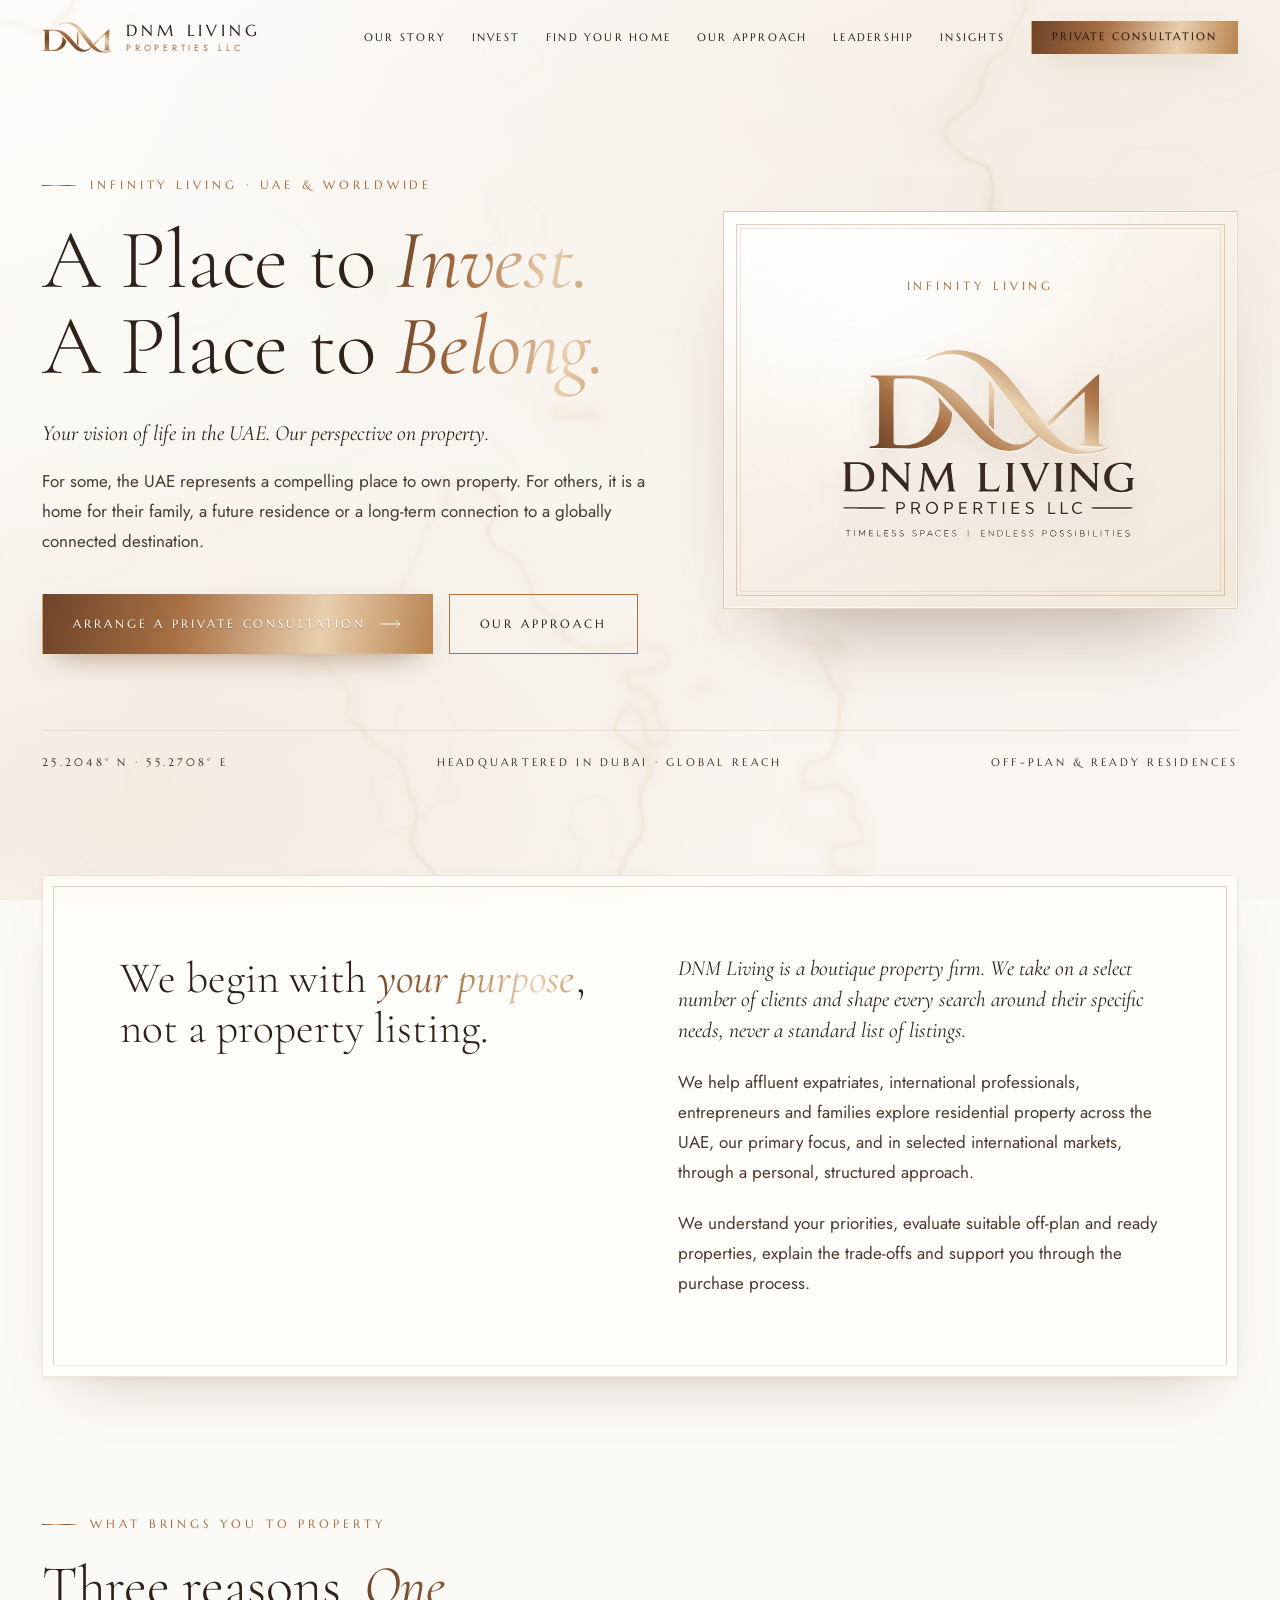
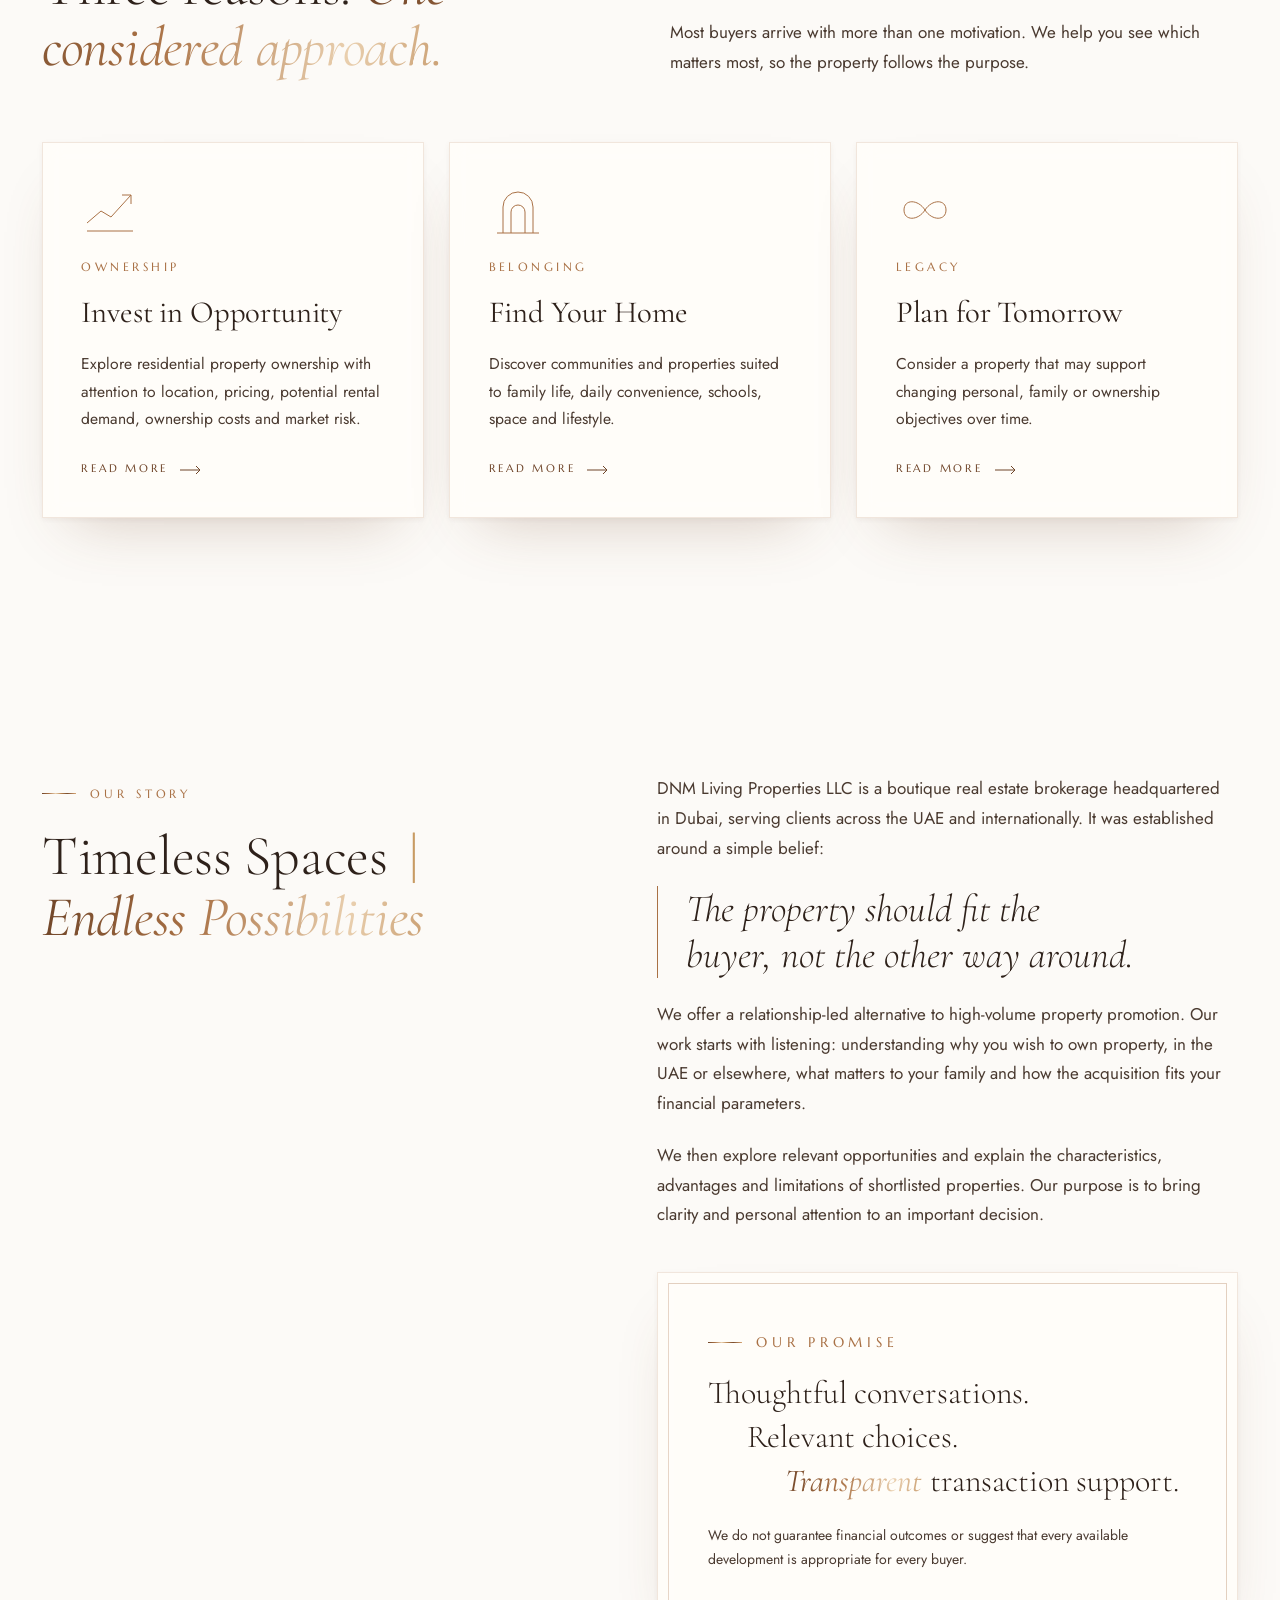
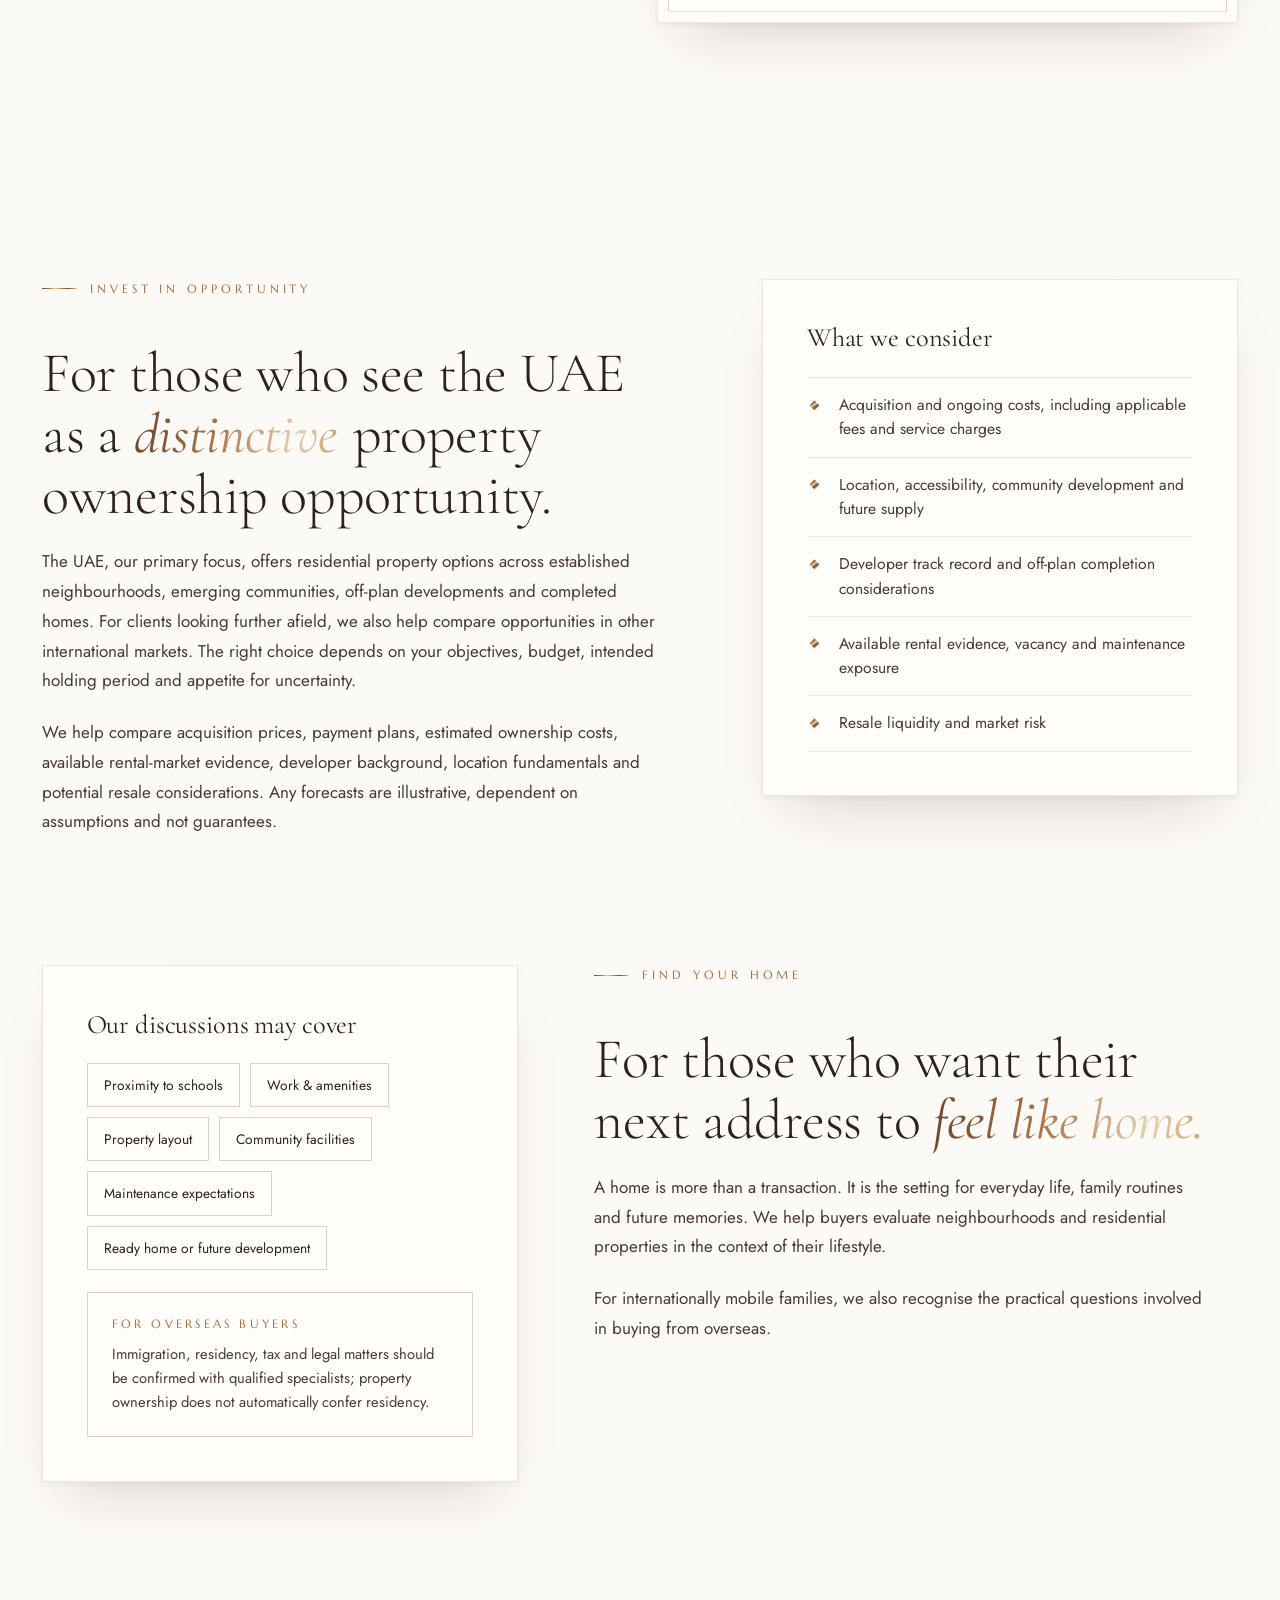
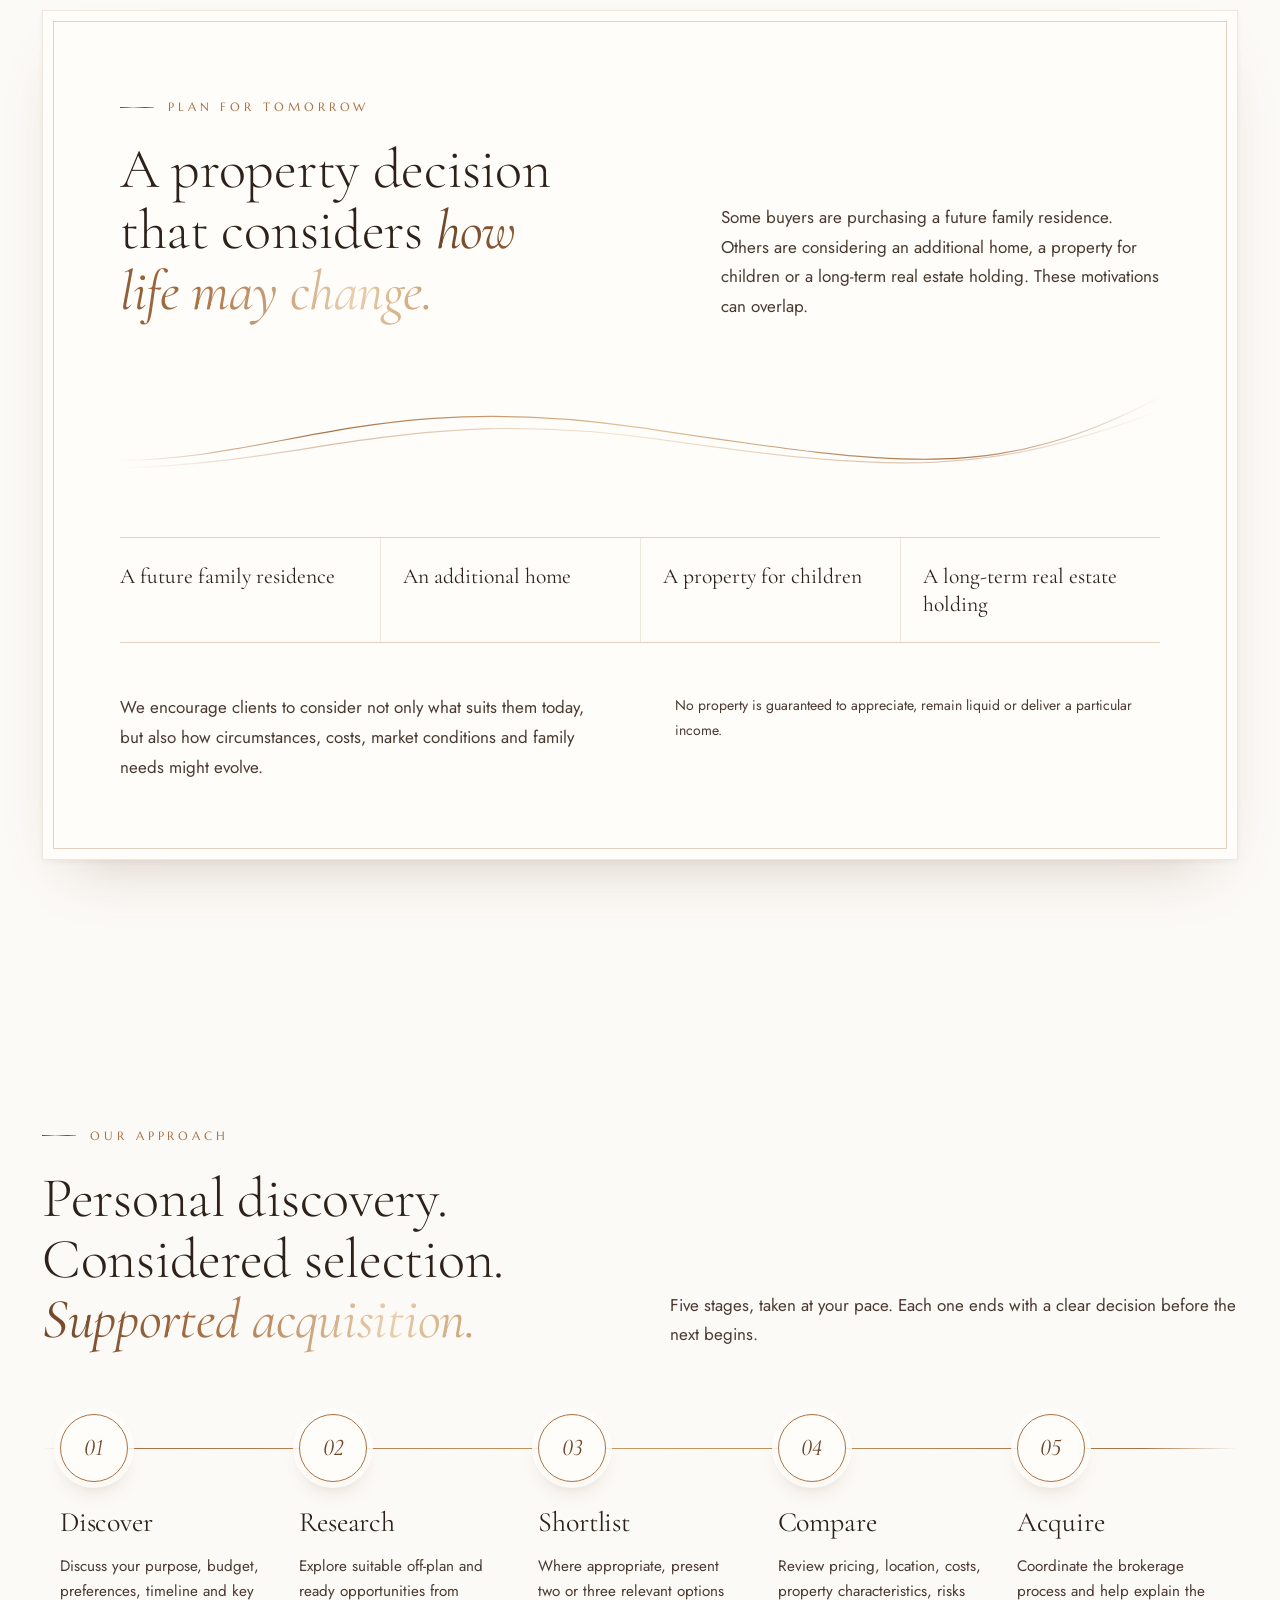
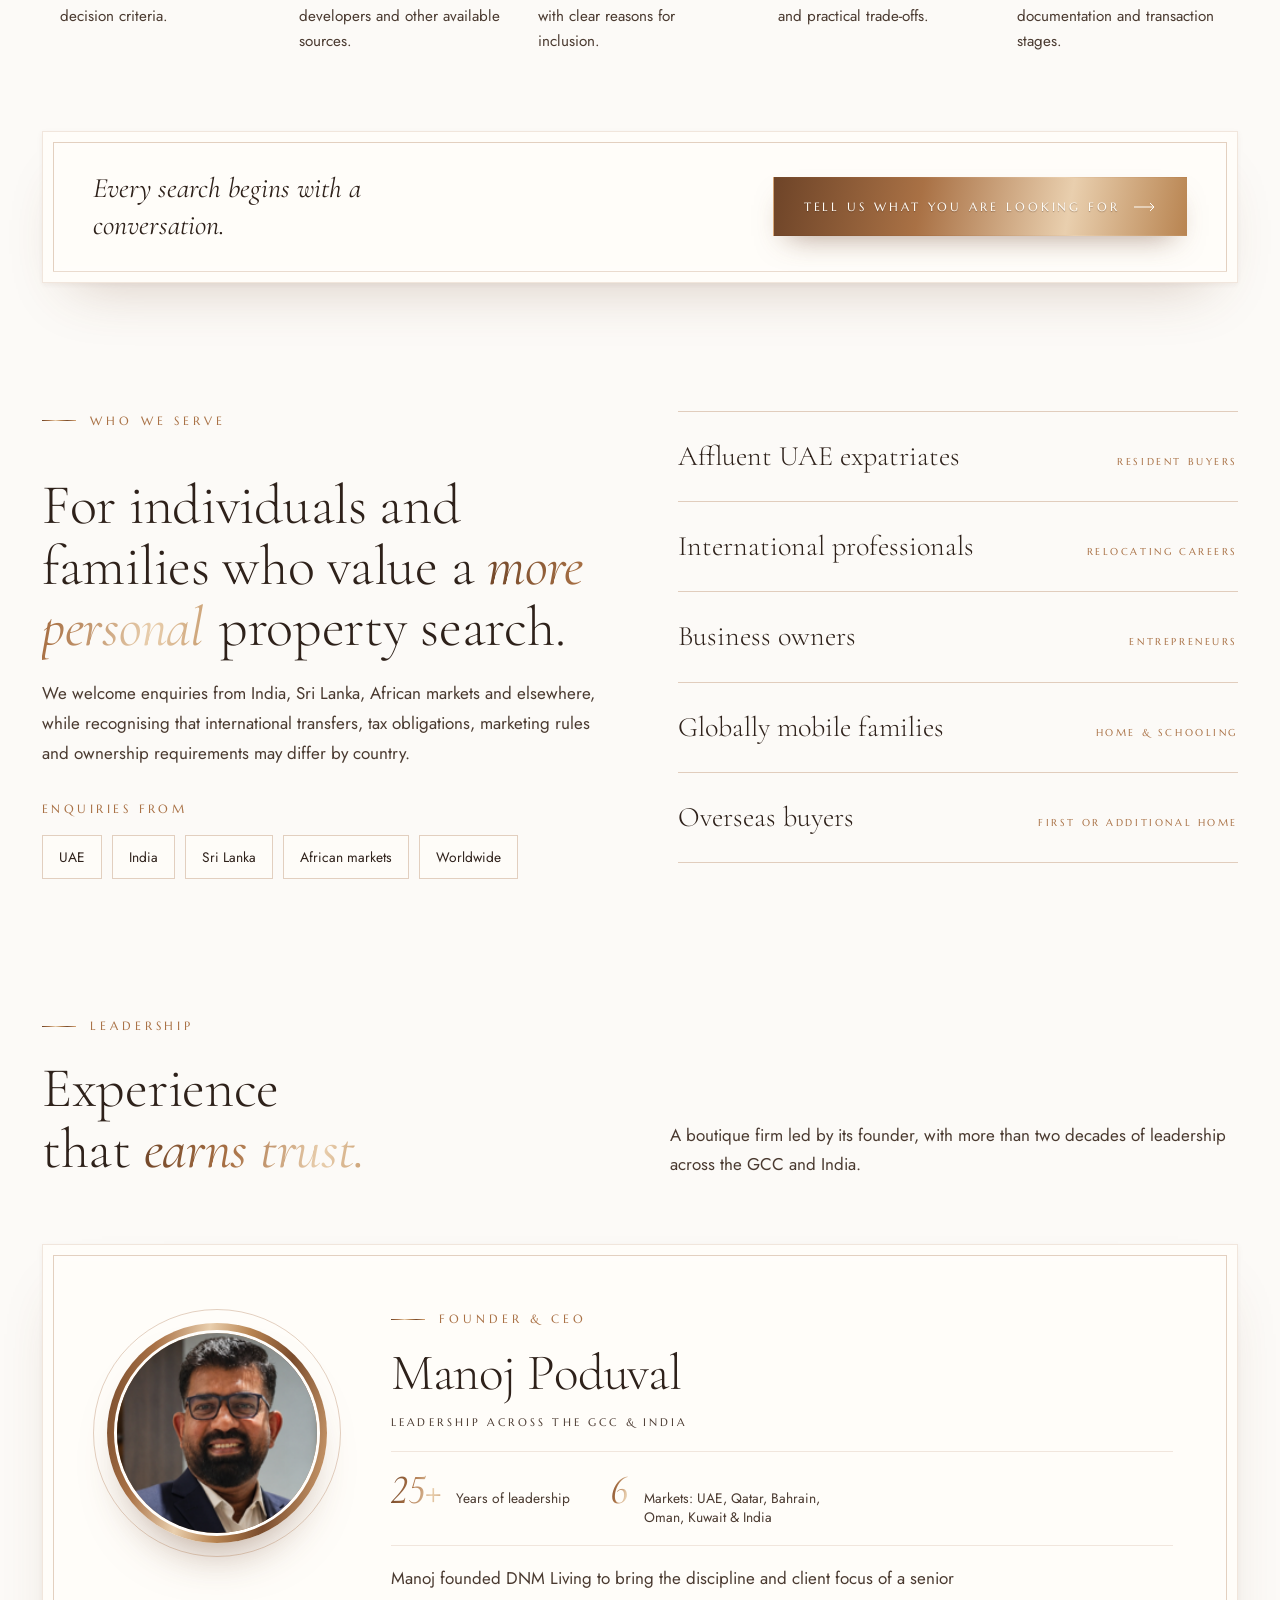
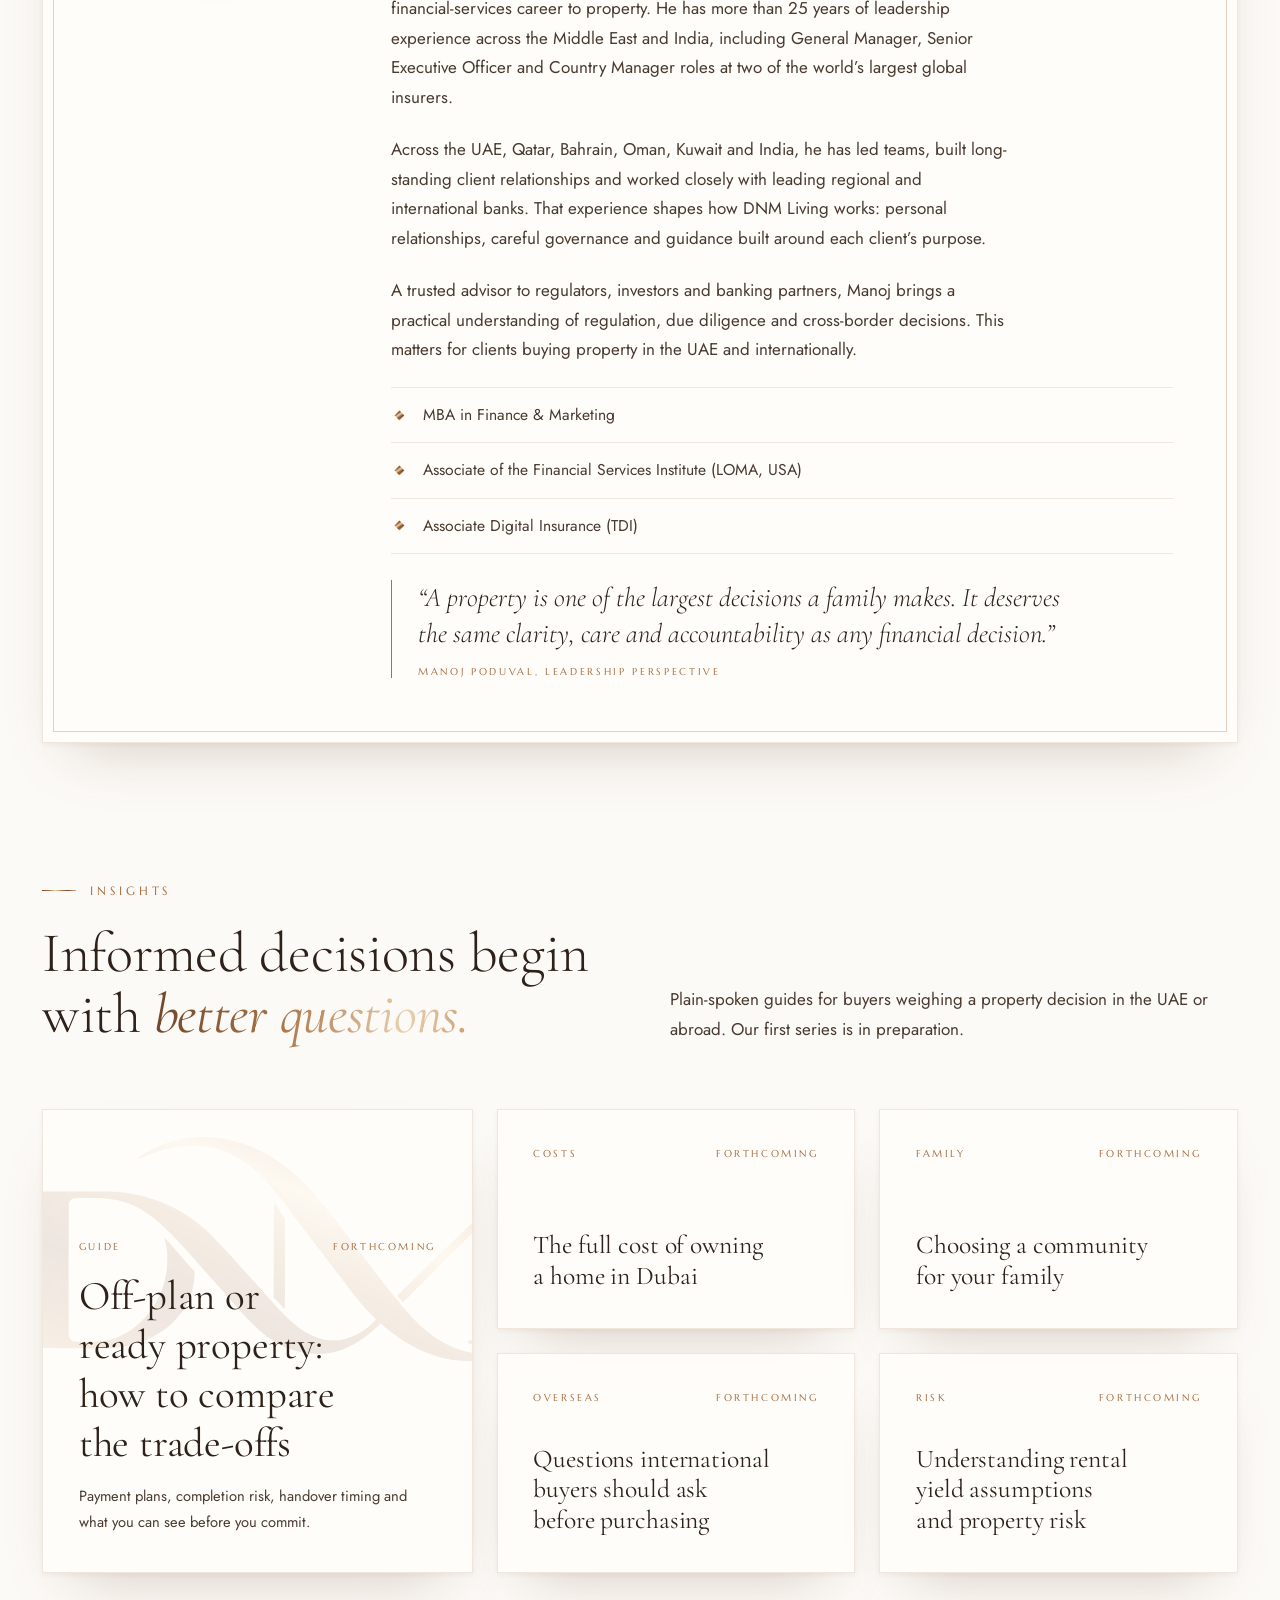
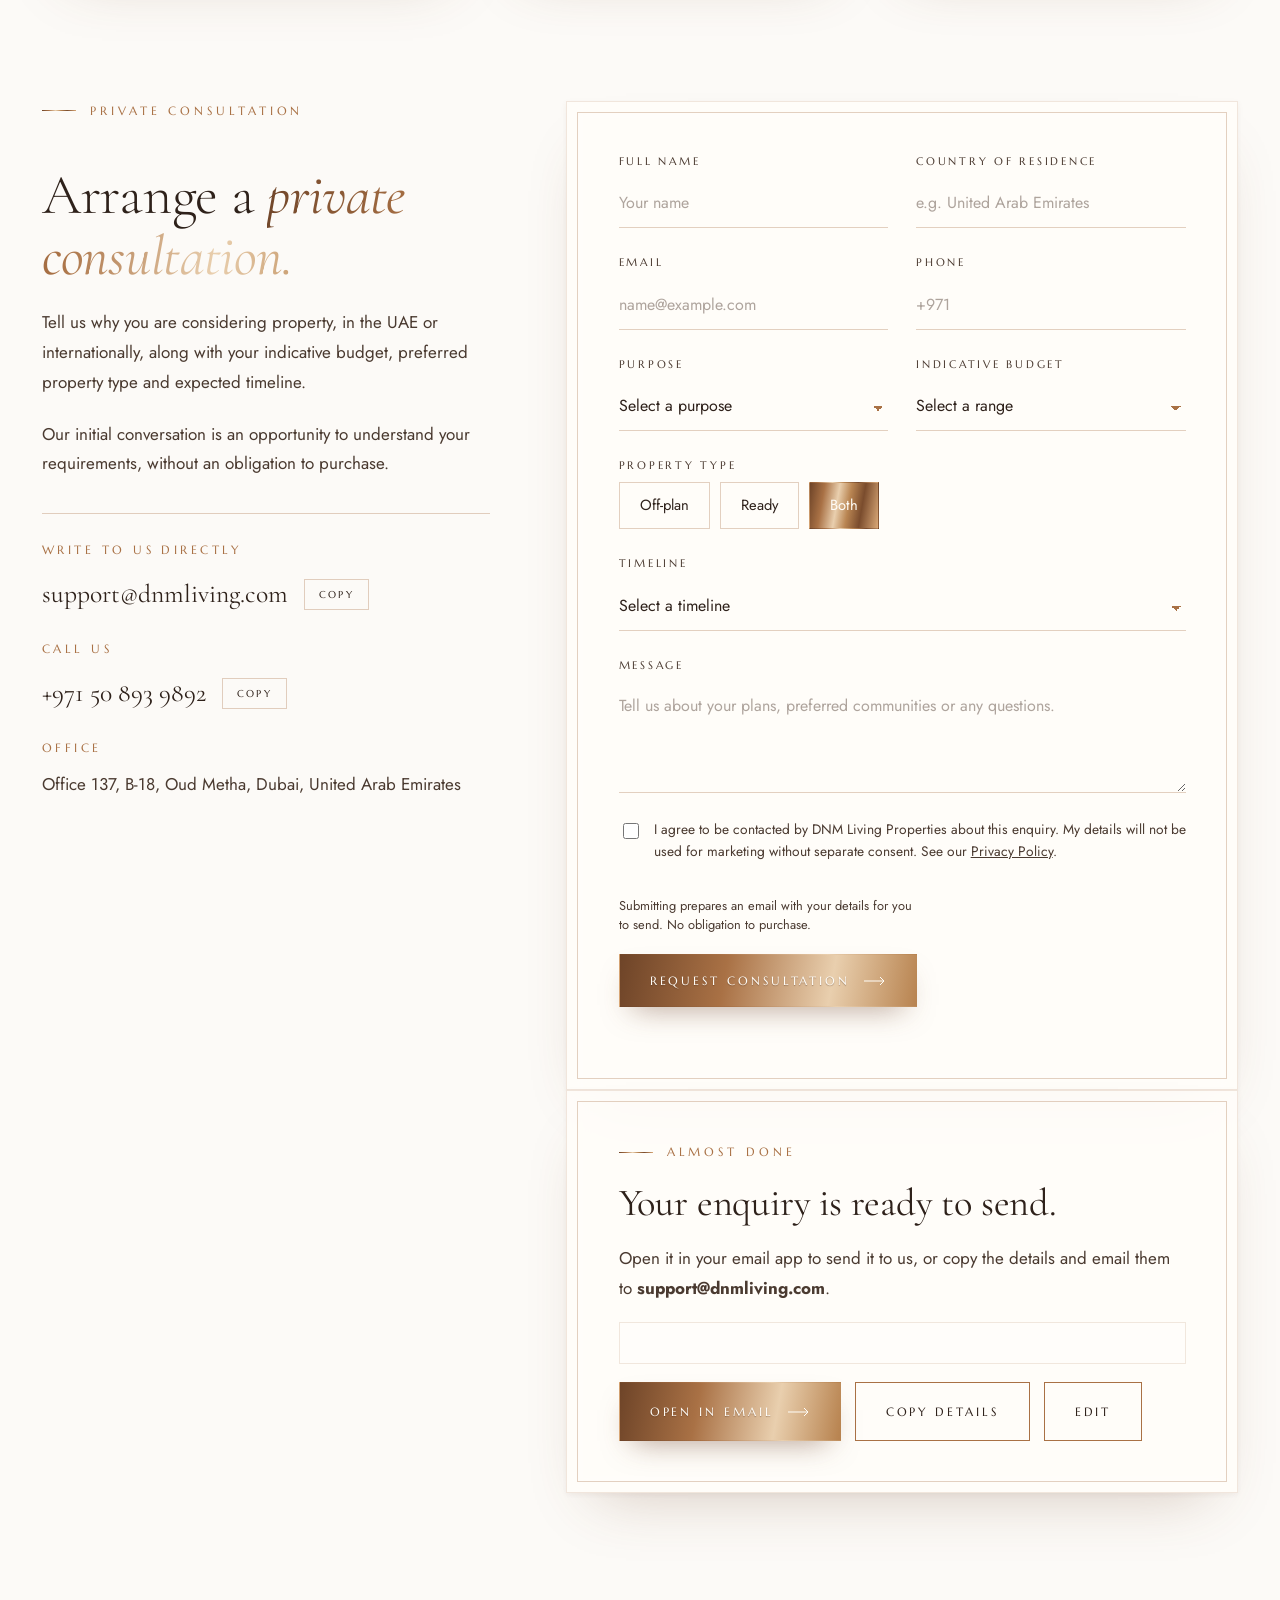
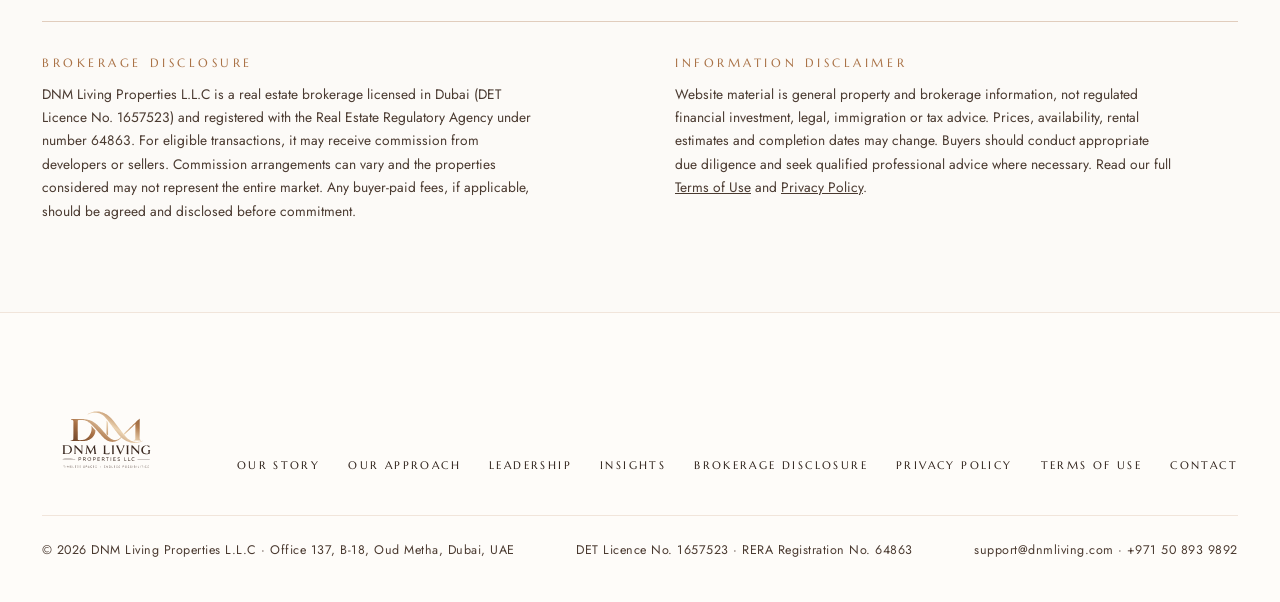
<file: index.html>
<!doctype html>
<html lang="en">
<head>
<meta charset="utf-8">
<meta name="viewport" content="width=device-width, initial-scale=1, viewport-fit=cover">
<link rel="icon" href="images/dnm-monogram.svg" type="image/svg+xml">
<title>DNM Living Properties</title>
<meta name="claude:viewport-fit-sides" content="cover">
<meta name="description" content="DNM Living Properties is a boutique real estate brokerage headquartered in Dubai, helping expatriates, international professionals and families buy residential property across the UAE and internationally.">
<link rel="preconnect" href="https://fonts.googleapis.com">
<link rel="preconnect" href="https://fonts.gstatic.com" crossorigin>
<link rel="stylesheet" href="https://fonts.googleapis.com/css2?family=Cormorant+Garamond:ital,wght@0,300;0,400;0,500;1,300;1,400&family=Jost:wght@300;400;500&family=Marcellus&display=swap">
<link rel="stylesheet" href="style.css">

</head>
<body>
<!-- Brand sprite: logo artwork and metallic gradients -->
<svg width="0" height="0" style="position:absolute" aria-hidden="true" focusable="false">
  <defs>
    <linearGradient id="gFoil" x1="0" y1="0" x2="1" y2="1" spreadMethod="reflect">
      <stop offset="0" stop-color="#6E4428"/>
      <stop offset=".18" stop-color="#A97145"/>
      <stop offset=".36" stop-color="#EBD3B2"/>
      <stop offset=".5" stop-color="#B07A4C"/>
      <stop offset=".68" stop-color="#7A4C2D"/>
      <stop offset=".84" stop-color="#D9A877"/>
      <stop offset="1" stop-color="#A97145"/>
      <animateTransform id="foilAnim" attributeName="gradientTransform" type="translate" values="0 0;.6 .6;0 0" dur="14s" begin="indefinite" repeatCount="indefinite"/>
    </linearGradient>
    <linearGradient id="gLine" x1="0" y1="0" x2="1" y2="0">
      <stop offset="0" stop-color="#A97145" stop-opacity="0"/>
      <stop offset=".2" stop-color="#A97145"/>
      <stop offset=".5" stop-color="#E2C49C"/>
      <stop offset=".8" stop-color="#A97145"/>
      <stop offset="1" stop-color="#A97145" stop-opacity="0"/>
    </linearGradient>
    <clipPath id="clipMono"><rect width="3840" height="1254.4"/></clipPath>
    <clipPath id="clipWord"><rect y="1254.4" width="3840" height="1000"/></clipPath>
    <symbol id="mono" viewBox="0 0 2235 975">
      <g transform="translate(0,975) scale(0.1,-0.1)" fill="url(#gFoil)"><path d="M7805 9744 c-96 -5 -286 -23 -365 -35 -154 -23 -207 -31 -245 -39 -22 -5 -67 -14 -100 -20 -33 -6 -76 -15 -95 -20 -19 -5 -57 -14 -85 -21 -141 -33 -553 -172 -685 -231 -25 -11 -70 -32 -100 -45 -243 -109 -535 -268 -718 -390 -127 -86 -126 -85 -118 -119 9 -33 19 -31 148 30 62 29 133 62 158 74 25 11 66 29 92 41 110 49 413 157 563 199 83 24 182 50 230 61 28 7 66 16 85 21 19 5 46 11 60 13 14 3 61 12 105 21 532 108 1235 111 1720 6 75 -16 220 -52 245 -60 14 -4 59 -18 100 -30 82 -25 138 -44 245 -85 259 -99 640 -305 896 -485 20 -14 58 -40 85 -59 293 -207 681 -577 1005 -961 131 -156 283 -342 349 -430 31 -41 245 -316 303 -390 24 -30 101 -131 171 -225 70 -93 149 -199 176 -235 28 -36 111 -148 187 -250 75 -102 164 -221 197 -265 158 -209 278 -369 325 -429 28 -36 93 -120 144 -187 50 -66 134 -175 185 -242 52 -67 145 -189 208 -272 126 -167 332 -437 409 -536 27 -35 95 -125 152 -199 56 -74 151 -198 210 -276 124 -162 131 -170 245 -324 48 -63 116 -153 152 -200 36 -47 97 -125 135 -175 38 -49 96 -121 128 -160 32 -38 87 -106 123 -150 35 -44 67 -82 70 -85 3 -3 62 -70 130 -150 68 -80 226 -248 351 -375 263 -265 249 -223 112 -356 -446 -433 -904 -676 -1453 -770 -131 -23 -512 -16 -650 11 -512 100 -939 329 -1470 789 -89 77 -444 429 -514 510 -27 31 -72 81 -100 111 -28 30 -89 98 -136 150 -47 52 -108 120 -136 150 -47 51 -137 151 -324 361 -41 46 -100 111 -130 144 -30 34 -119 133 -197 222 -79 89 -148 167 -155 175 -19 20 -178 197 -214 238 -31 36 -219 243 -541 595 -10 11 -36 41 -57 65 -22 25 -85 94 -140 155 -56 60 -121 132 -146 160 -244 272 -742 780 -935 954 -159 142 -261 226 -493 400 -88 66 -398 276 -482 326 -30 18 -84 50 -120 72 -58 35 -136 78 -345 187 -33 18 -89 44 -124 60 -35 16 -105 47 -155 71 -50 23 -127 56 -171 72 -44 17 -111 43 -150 58 -75 29 -360 124 -435 145 -25 7 -56 16 -70 20 -349 109 -833 193 -1365 237 -192 16 -382 17 -2175 14 -1314 -2 -1969 -6 -1977 -13 -15 -12 -17 -101 -3 -127 8 -15 31 -21 127 -30 186 -19 261 -36 369 -86 153 -71 254 -223 270 -404 3 -36 1 -1292 -5 -2791 -8 -2440 -11 -2731 -25 -2785 -24 -91 -53 -139 -120 -204 -124 -118 -297 -175 -579 -188 -157 -7 -167 -12 -167 -90 0 -75 -45 -70 677 -77 356 -4 1163 -14 1793 -22 1509 -21 1716 -14 2189 81 154 31 249 54 456 110 96 26 415 136 490 170 531 237 858 450 1180 770 580 577 876 1200 925 1945 19 284 23 265 -76 361 -84 82 -476 524 -779 879 -338 397 -396 460 -420 460 -20 0 -19 -19 6 -110 25 -96 44 -192 59 -305 6 -49 16 -121 22 -160 15 -94 14 -541 -1 -685 -15 -147 -39 -305 -62 -407 -36 -167 -49 -220 -72 -293 -39 -129 -88 -274 -107 -315 -10 -23 -29 -66 -40 -96 -136 -344 -379 -732 -663 -1055 -325 -371 -722 -662 -1122 -823 -11 -5 -31 -13 -45 -19 -198 -82 -507 -161 -770 -196 -369 -49 -1123 -43 -1234 9 -48 23 -102 78 -122 125 -9 19 -21 44 -27 55 -15 27 -11 5772 5 5825 30 106 125 181 249 200 112 16 1057 17 1244 1 471 -40 901 -135 1183 -263 34 -15 65 -28 67 -28 11 0 226 -107 300 -150 44 -25 87 -49 95 -52 18 -7 346 -226 398 -267 21 -15 64 -48 97 -72 328 -241 836 -732 1369 -1323 65 -72 137 -151 160 -176 22 -25 70 -79 106 -120 35 -41 87 -100 115 -130 115 -127 143 -159 205 -230 36 -41 67 -77 70 -80 3 -3 39 -43 80 -90 125 -142 133 -151 240 -270 169 -188 262 -292 316 -350 53 -58 64 -70 214 -240 51 -58 107 -121 124 -140 17 -19 60 -69 96 -110 36 -41 67 -77 70 -80 3 -3 39 -43 80 -90 41 -47 77 -87 80 -90 3 -3 66 -75 140 -160 74 -85 151 -173 171 -195 20 -22 76 -85 124 -140 384 -438 862 -901 1165 -1131 273 -207 611 -409 835 -498 39 -15 84 -34 100 -41 102 -44 264 -97 434 -141 120 -31 178 -43 361 -75 206 -36 652 -52 813 -29 40 6 106 15 147 21 204 28 424 83 615 153 130 48 117 42 290 127 130 63 190 96 350 189 126 73 262 164 375 250 19 15 89 68 155 118 66 50 134 104 150 119 17 15 77 71 135 123 57 52 130 121 162 153 31 31 60 57 64 57 5 0 109 -85 204 -167 81 -70 330 -264 415 -323 55 -39 163 -115 240 -170 77 -54 193 -130 259 -167 65 -37 137 -79 160 -92 22 -13 57 -33 76 -44 45 -26 312 -159 370 -185 313 -138 564 -231 815 -301 139 -39 169 -47 225 -60 25 -5 65 -14 90 -20 136 -30 146 -32 330 -60 187 -29 517 -51 755 -51 374 0 927 49 1245 110 25 5 74 14 110 20 36 6 85 16 110 21 25 6 65 15 90 20 101 23 136 31 160 39 14 4 45 13 70 20 289 81 820 338 820 397 0 60 -15 64 -97 27 -32 -14 -71 -32 -88 -40 -72 -32 -302 -112 -415 -144 -25 -7 -56 -16 -70 -21 -316 -106 -1009 -175 -1395 -139 -396 38 -525 58 -794 127 -121 30 -376 110 -426 132 -11 5 -36 15 -55 22 -86 31 -415 189 -505 242 -27 17 -63 38 -80 47 -436 251 -883 628 -1345 1135 -119 131 -470 547 -670 795 -47 58 -88 107 -91 110 -7 6 -428 534 -489 613 -101 131 -309 405 -462 607 -90 118 -168 222 -175 230 -21 25 -167 215 -358 465 -36 47 -93 122 -128 168 -35 45 -160 210 -278 367 -198 262 -294 388 -437 575 -30 39 -101 131 -158 205 -271 353 -562 716 -814 1014 -481 570 -1152 1183 -1693 1545 -175 117 -249 164 -402 251 -19 11 -51 29 -70 40 -94 53 -117 66 -205 110 -94 48 -197 97 -295 140 -27 12 -68 30 -90 40 -150 67 -395 157 -575 210 -41 12 -86 26 -100 31 -24 8 -84 24 -252 68 -40 10 -102 24 -138 30 -36 7 -83 16 -105 21 -78 17 -232 41 -385 59 -47 6 -123 16 -170 21 -86 11 -606 21 -735 14z M21348 7443 c-18 -15 -35 -30 -38 -33 -3 -3 -70 -60 -150 -127 -80 -66 -188 -160 -240 -209 -232 -213 -505 -469 -765 -713 -154 -146 -311 -294 -350 -330 -38 -36 -117 -110 -175 -165 -58 -56 -139 -132 -180 -170 -41 -39 -131 -124 -200 -190 -153 -147 -292 -281 -605 -581 -278 -266 -436 -419 -770 -745 -132 -129 -330 -323 -440 -430 -476 -465 -895 -885 -895 -898 0 -15 22 -45 73 -102 18 -19 61 -70 97 -112 35 -43 67 -78 70 -78 4 0 254 251 556 557 684 695 1845 1858 2145 2149 408 396 616 594 627 594 16 0 4 -4683 -12 -4733 -42 -130 -156 -192 -385 -212 -87 -7 -103 -22 -99 -94 l3 -56 80 -7 c44 -3 542 -10 1107 -14 1027 -7 1027 -7 1039 19 7 15 9 43 5 70 -8 50 -34 67 -103 67 -97 0 -195 51 -238 124 -53 90 -57 132 -51 466 3 168 9 1582 13 3143 l6 2837 -46 0 c-35 0 -53 -6 -79 -27z M11202 6830 c-12 -5 -27 -21 -32 -35 -6 -15 -9 -780 -10 -2023 l0 -1998 168 -170 c93 -93 194 -204 226 -247 31 -42 61 -77 67 -77 30 0 31 71 26 1983 l-5 1928 -58 87 c-65 98 -102 159 -175 290 -12 20 -25 42 -29 47 -4 6 -17 27 -29 48 -12 20 -31 54 -43 75 -11 20 -27 48 -34 61 -21 39 -35 45 -72 31z"/></g>
    </symbol>
    <symbol id="logo" viewBox="0 0 3840 2240">
      <g clip-path="url(#clipMono)"><g transform="translate(0,2240) scale(0.1,-0.1)" fill="url(#gFoil)"><path id="logoPath" d="M16655 19764 c-96 -5 -286 -23 -365 -35 -154 -23 -207 -31 -245 -39 -22 -5 -67 -14 -100 -20 -33 -6 -76 -15 -95 -20 -19 -5 -57 -14 -85 -21 -141 -33 -553 -172 -685 -231 -25 -11 -70 -32 -100 -45 -243 -109 -535 -268 -718 -390 -127 -86 -126 -85 -118 -119 9 -33 19 -31 148 30 62 29 133 62 158 74 25 11 66 29 92 41 110 49 413 157 563 199 83 24 182 50 230 61 28 7 66 16 85 21 19 5 46 11 60 13 14 3 61 12 105 21 532 108 1235 111 1720 6 75 -16 220 -52 245 -60 14 -4 59 -18 100 -30 82 -25 138 -44 245 -85 259 -99 640 -305 896 -485 20 -14 58 -40 85 -59 293 -207 681 -577 1005 -961 131 -156 283 -342 349 -430 31 -41 245 -316 303 -390 24 -30 101 -131 171 -225 70 -93 149 -199 176 -235 28 -36 111 -148 187 -250 75 -102 164 -221 197 -265 158 -209 278 -369 325 -429 28 -36 93 -120 144 -187 50 -66 134 -175 185 -242 52 -67 145 -189 208 -272 126 -167 332 -437 409 -536 27 -35 95 -125 152 -199 56 -74 151 -198 210 -276 124 -162 131 -170 245 -324 48 -63 116 -153 152 -200 36 -47 97 -125 135 -175 38 -49 96 -121 128 -160 32 -38 87 -106 123 -150 35 -44 67 -82 70 -85 3 -3 62 -70 130 -150 68 -80 226 -248 351 -375 263 -265 249 -223 112 -356 -446 -433 -904 -676 -1453 -770 -131 -23 -512 -16 -650 11 -512 100 -939 329 -1470 789 -89 77 -444 429 -514 510 -27 31 -72 81 -100 111 -28 30 -89 98 -136 150 -47 52 -108 120 -136 150 -47 51 -137 151 -324 361 -41 46 -100 111 -130 144 -30 34 -119 133 -197 222 -79 89 -148 167 -155 175 -19 20 -178 197 -214 238 -31 36 -219 243 -541 595 -10 11 -36 41 -57 65 -22 25 -85 94 -140 155 -56 60 -121 132 -146 160 -244 272 -742 780 -935 954 -159 142 -261 226 -493 400 -88 66 -398 276 -482 326 -30 18 -84 50 -120 72 -58 35 -136 78 -345 187 -33 18 -89 44 -124 60 -35 16 -105 47 -155 71 -50 23 -127 56 -171 72 -44 17 -111 43 -150 58 -75 29 -360 124 -435 145 -25 7 -56 16 -70 20 -349 109 -833 193 -1365 237 -192 16 -382 17 -2175 14 -1314 -2 -1969 -6 -1977 -13 -15 -12 -17 -101 -3 -127 8 -15 31 -21 127 -30 186 -19 261 -36 369 -86 153 -71 254 -223 270 -404 3 -36 1 -1292 -5 -2791 -8 -2440 -11 -2731 -25 -2785 -24 -91 -53 -139 -120 -204 -124 -118 -297 -175 -579 -188 -157 -7 -167 -12 -167 -90 0 -75 -45 -70 677 -77 356 -4 1163 -14 1793 -22 1509 -21 1716 -14 2189 81 154 31 249 54 456 110 96 26 415 136 490 170 531 237 858 450 1180 770 580 577 876 1200 925 1945 19 284 23 265 -76 361 -84 82 -476 524 -779 879 -338 397 -396 460 -420 460 -20 0 -19 -19 6 -110 25 -96 44 -192 59 -305 6 -49 16 -121 22 -160 15 -94 14 -541 -1 -685 -15 -147 -39 -305 -62 -407 -36 -167 -49 -220 -72 -293 -39 -129 -88 -274 -107 -315 -10 -23 -29 -66 -40 -96 -136 -344 -379 -732 -663 -1055 -325 -371 -722 -662 -1122 -823 -11 -5 -31 -13 -45 -19 -198 -82 -507 -161 -770 -196 -369 -49 -1123 -43 -1234 9 -48 23 -102 78 -122 125 -9 19 -21 44 -27 55 -15 27 -11 5772 5 5825 30 106 125 181 249 200 112 16 1057 17 1244 1 471 -40 901 -135 1183 -263 34 -15 65 -28 67 -28 11 0 226 -107 300 -150 44 -25 87 -49 95 -52 18 -7 346 -226 398 -267 21 -15 64 -48 97 -72 328 -241 836 -732 1369 -1323 65 -72 137 -151 160 -176 22 -25 70 -79 106 -120 35 -41 87 -100 115 -130 115 -127 143 -159 205 -230 36 -41 67 -77 70 -80 3 -3 39 -43 80 -90 125 -142 133 -151 240 -270 169 -188 262 -292 316 -350 53 -58 64 -70 214 -240 51 -58 107 -121 124 -140 17 -19 60 -69 96 -110 36 -41 67 -77 70 -80 3 -3 39 -43 80 -90 41 -47 77 -87 80 -90 3 -3 66 -75 140 -160 74 -85 151 -173 171 -195 20 -22 76 -85 124 -140 384 -438 862 -901 1165 -1131 273 -207 611 -409 835 -498 39 -15 84 -34 100 -41 102 -44 264 -97 434 -141 120 -31 178 -43 361 -75 206 -36 652 -52 813 -29 40 6 106 15 147 21 204 28 424 83 615 153 130 48 117 42 290 127 130 63 190 96 350 189 126 73 262 164 375 250 19 15 89 68 155 118 66 50 134 104 150 119 17 15 77 71 135 123 57 52 130 121 162 153 31 31 60 57 64 57 5 0 109 -85 204 -167 81 -70 330 -264 415 -323 55 -39 163 -115 240 -170 77 -54 193 -130 259 -167 65 -37 137 -79 160 -92 22 -13 57 -33 76 -44 45 -26 312 -159 370 -185 313 -138 564 -231 815 -301 139 -39 169 -47 225 -60 25 -5 65 -14 90 -20 136 -30 146 -32 330 -60 187 -29 517 -51 755 -51 374 0 927 49 1245 110 25 5 74 14 110 20 36 6 85 16 110 21 25 6 65 15 90 20 101 23 136 31 160 39 14 4 45 13 70 20 289 81 820 338 820 397 0 60 -15 64 -97 27 -32 -14 -71 -32 -88 -40 -72 -32 -302 -112 -415 -144 -25 -7 -56 -16 -70 -21 -316 -106 -1009 -175 -1395 -139 -396 38 -525 58 -794 127 -121 30 -376 110 -426 132 -11 5 -36 15 -55 22 -86 31 -415 189 -505 242 -27 17 -63 38 -80 47 -436 251 -883 628 -1345 1135 -119 131 -470 547 -670 795 -47 58 -88 107 -91 110 -7 6 -428 534 -489 613 -101 131 -309 405 -462 607 -90 118 -168 222 -175 230 -21 25 -167 215 -358 465 -36 47 -93 122 -128 168 -35 45 -160 210 -278 367 -198 262 -294 388 -437 575 -30 39 -101 131 -158 205 -271 353 -562 716 -814 1014 -481 570 -1152 1183 -1693 1545 -175 117 -249 164 -402 251 -19 11 -51 29 -70 40 -94 53 -117 66 -205 110 -94 48 -197 97 -295 140 -27 12 -68 30 -90 40 -150 67 -395 157 -575 210 -41 12 -86 26 -100 31 -24 8 -84 24 -252 68 -40 10 -102 24 -138 30 -36 7 -83 16 -105 21 -78 17 -232 41 -385 59 -47 6 -123 16 -170 21 -86 11 -606 21 -735 14z M30198 17463 c-18 -15 -35 -30 -38 -33 -3 -3 -70 -60 -150 -127 -80 -66 -188 -160 -240 -209 -232 -213 -505 -469 -765 -713 -154 -146 -311 -294 -350 -330 -38 -36 -117 -110 -175 -165 -58 -56 -139 -132 -180 -170 -41 -39 -131 -124 -200 -190 -153 -147 -292 -281 -605 -581 -278 -266 -436 -419 -770 -745 -132 -129 -330 -323 -440 -430 -476 -465 -895 -885 -895 -898 0 -15 22 -45 73 -102 18 -19 61 -70 97 -112 35 -43 67 -78 70 -78 4 0 254 251 556 557 684 695 1845 1858 2145 2149 408 396 616 594 627 594 16 0 4 -4683 -12 -4733 -42 -130 -156 -192 -385 -212 -87 -7 -103 -22 -99 -94 l3 -56 80 -7 c44 -3 542 -10 1107 -14 1027 -7 1027 -7 1039 19 7 15 9 43 5 70 -8 50 -34 67 -103 67 -97 0 -195 51 -238 124 -53 90 -57 132 -51 466 3 168 9 1582 13 3143 l6 2837 -46 0 c-35 0 -53 -6 -79 -27z M20052 16850 c-12 -5 -27 -21 -32 -35 -6 -15 -9 -780 -10 -2023 l0 -1998 168 -170 c93 -93 194 -204 226 -246 31 -43 61 -78 67 -78 30 0 31 71 26 1983 l-5 1928 -58 87 c-65 98 -102 159 -175 290 -12 20 -25 42 -29 47 -4 6 -17 27 -29 48 -12 20 -31 54 -43 75 -11 20 -27 48 -34 61 -21 39 -35 45 -72 31z M6397 9264 c-22 -23 -6 -54 41 -74 60 -27 99 -64 126 -120 21 -45 21 -45 21 -1170 0 -1125 0 -1125 -24 -1174 -25 -49 -95 -106 -131 -106 -24 0 -54 -36 -46 -55 7 -20 1559 -17 1656 3 30 7 82 17 115 23 583 110 1007 523 1111 1084 24 126 24 440 1 548 -99 452 -421 816 -847 956 -101 33 -120 38 -195 51 -38 7 -90 17 -115 23 -52 12 -1701 23 -1713 11z m1458 -159 c275 -40 493 -143 656 -312 120 -123 195 -254 260 -458 54 -165 72 -464 40 -665 -40 -255 -172 -517 -341 -673 -119 -111 -237 -175 -420 -228 -205 -60 -567 -72 -762 -25 -116 27 -227 69 -240 89 -14 22 -10 2267 5 2272 68 25 628 25 802 0z M10205 9232 c-137 -1 -253 -6 -258 -11 -14 -14 2 -49 26 -57 54 -17 104 -63 126 -116 21 -53 21 -53 19 -1153 -3 -866 -6 -1108 -16 -1138 -18 -51 -64 -102 -119 -129 -51 -26 -69 -47 -60 -72 10 -26 634 -20 651 7 16 25 -1 46 -56 65 -63 23 -94 49 -121 102 -22 45 -22 45 -23 983 -1 627 2 939 9 944 11 7 112 -96 486 -492 52 -55 136 -143 185 -195 108 -113 359 -380 436 -465 30 -33 94 -100 141 -150 47 -49 110 -117 140 -150 30 -33 84 -91 120 -130 36 -38 86 -92 110 -120 24 -27 46 -52 49 -55 10 -10 247 -266 285 -307 36 -41 41 -43 95 -43 l57 0 7 1193 c8 1284 7 1257 60 1338 16 24 45 47 80 64 66 32 80 47 71 75 -6 20 -11 20 -313 18 -307 -3 -307 -3 -310 -34 -3 -29 0 -32 45 -49 103 -38 142 -92 162 -225 9 -54 11 -296 9 -850 l-3 -774 -105 109 c-182 190 -313 328 -364 385 -27 30 -93 100 -145 155 -53 55 -127 134 -166 175 -160 172 -394 420 -615 650 -129 135 -277 291 -329 347 -51 56 -98 103 -105 105 -6 2 -123 2 -261 0z M32175 9229 c-590 -74 -995 -317 -1212 -729 -168 -320 -215 -699 -126 -1030 8 -30 17 -65 20 -78 3 -12 9 -25 14 -28 5 -3 9 -13 9 -22 0 -28 99 -214 152 -287 233 -315 570 -500 1033 -566 120 -18 555 -18 655 -1 254 43 439 100 622 191 113 56 113 56 109 91 -11 104 -11 808 0 845 16 58 43 90 93 115 48 23 63 45 45 66 -15 18 -744 21 -754 3 -16 -25 5 -54 46 -67 62 -19 94 -46 120 -100 23 -47 23 -49 21 -422 -3 -436 15 -381 -147 -459 -320 -156 -678 -148 -1003 21 -287 149 -482 420 -542 753 -6 39 -16 92 -21 118 -12 65 -11 345 1 426 72 460 280 770 626 932 123 57 120 56 209 81 96 28 368 33 465 10 272 -66 522 -264 607 -482 16 -40 26 -46 57 -34 14 5 15 18 10 83 -9 102 11 236 47 324 41 98 39 123 -8 137 -182 55 -306 83 -484 110 -78 12 -565 11 -664 -1z M13700 9192 c0 -24 7 -32 39 -46 47 -22 85 -56 108 -99 21 -37 23 -207 5 -337 -11 -74 -21 -170 -42 -385 -6 -60 -15 -146 -20 -190 -5 -44 -14 -132 -20 -195 -6 -63 -15 -149 -20 -190 -5 -41 -14 -120 -20 -175 -6 -55 -15 -129 -20 -165 -5 -36 -14 -105 -20 -155 -6 -49 -15 -121 -20 -160 -5 -38 -15 -110 -21 -160 -24 -192 -57 -253 -163 -304 -54 -26 -66 -36 -66 -55 0 -35 7 -36 315 -36 246 0 284 2 296 16 17 20 3 44 -37 63 -121 56 -138 89 -130 256 3 66 10 158 16 205 5 47 14 126 20 175 5 50 14 137 20 195 6 58 15 146 20 195 4 50 15 158 24 240 9 83 21 200 26 260 6 61 15 144 20 185 5 41 12 110 16 153 6 79 17 96 34 52 13 -34 45 -104 90 -200 21 -44 45 -96 53 -115 9 -19 34 -74 56 -122 68 -146 121 -262 131 -283 5 -11 33 -72 63 -135 30 -63 65 -137 77 -165 23 -50 75 -162 155 -330 23 -49 57 -121 75 -160 18 -38 67 -142 110 -230 42 -88 85 -177 95 -197 25 -54 46 -49 82 20 42 79 198 382 308 597 50 99 110 214 132 255 60 112 150 282 208 395 28 55 68 129 87 165 19 36 73 137 118 225 46 88 99 189 117 225 33 63 53 85 53 58 0 -13 20 -181 46 -393 8 -66 19 -158 24 -205 6 -47 14 -123 20 -170 35 -298 49 -414 60 -525 5 -49 14 -130 20 -180 41 -345 35 -384 -72 -442 -42 -22 -54 -34 -56 -55 -3 -28 -3 -28 392 -28 396 0 396 0 396 30 0 27 -6 33 -52 54 -107 49 -125 88 -152 311 -9 72 -20 164 -26 205 -5 41 -14 118 -20 170 -12 107 -25 213 -40 328 -5 42 -19 154 -30 247 -11 94 -25 206 -31 250 -6 44 -14 112 -19 150 -9 65 -14 103 -40 328 -5 45 -14 127 -21 182 -25 211 -2 293 97 346 37 20 50 33 52 53 3 26 3 26 -235 26 l-238 0 -44 -82 c-23 -46 -91 -177 -150 -293 -60 -115 -119 -230 -133 -255 -67 -120 -91 -166 -161 -300 -41 -80 -83 -161 -94 -180 -11 -19 -39 -71 -63 -115 -23 -44 -46 -84 -50 -90 -4 -5 -33 -59 -65 -120 -81 -155 -143 -270 -174 -324 -15 -25 -38 -67 -51 -93 -27 -52 -32 -55 -49 -34 -12 14 -197 385 -241 481 -12 28 -50 106 -83 175 -150 313 -202 421 -239 500 -22 47 -100 207 -173 355 -72 149 -142 294 -155 323 l-24 52 -248 0 c-248 0 -248 0 -248 -28z M19037 9198 c-7 -26 6 -45 36 -54 41 -12 89 -56 110 -103 22 -46 22 -46 22 -1167 0 -1121 0 -1121 -30 -1170 -24 -38 -45 -57 -93 -82 -56 -30 -63 -37 -60 -60 3 -27 3 -27 838 -30 459 -2 885 0 946 3 l112 7 11 81 c16 110 27 167 68 335 19 79 32 150 29 159 -14 34 -49 8 -97 -72 -151 -252 -280 -310 -714 -321 -396 -10 -542 39 -560 188 -3 29 -5 512 -3 1073 3 1021 3 1021 29 1070 20 41 36 55 82 79 49 25 57 33 57 58 0 28 0 28 -389 28 -389 0 -389 0 -394 -22z M21627 9213 c-20 -19 -6 -55 27 -68 75 -31 115 -83 135 -175 15 -66 15 -2092 0 -2179 -18 -104 -50 -147 -136 -180 -42 -17 -56 -35 -48 -61 6 -20 12 -20 389 -20 323 0 385 2 396 15 19 23 2 49 -50 73 -28 13 -63 40 -78 60 -27 35 -27 35 -27 1182 0 1100 1 1147 19 1187 17 39 37 57 119 107 20 12 27 24 25 39 -3 22 -3 22 -384 25 -209 1 -383 -1 -387 -5z M22927 9213 c-24 -23 -6 -61 36 -77 82 -31 144 -113 225 -296 11 -25 38 -83 60 -130 21 -47 54 -119 72 -160 18 -41 43 -99 56 -127 13 -29 35 -77 48 -105 13 -29 38 -87 56 -128 29 -68 45 -104 85 -195 8 -16 32 -70 54 -118 23 -49 41 -91 41 -93 0 -2 11 -28 25 -59 14 -30 36 -80 50 -110 14 -31 25 -58 25 -60 0 -2 11 -28 24 -57 13 -29 38 -87 56 -128 32 -75 53 -121 89 -202 10 -24 40 -92 66 -153 70 -167 75 -178 145 -334 l65 -146 94 0 c93 0 93 0 113 49 10 27 27 67 37 90 10 22 33 75 51 116 33 76 50 115 90 205 12 28 31 69 41 93 65 145 82 183 138 305 17 37 31 70 31 72 0 2 11 28 24 57 13 29 34 76 46 103 12 28 37 82 56 122 19 40 34 75 34 77 0 5 12 32 76 174 14 31 53 118 86 192 64 146 72 165 112 253 14 32 26 59 26 61 0 2 20 46 44 98 43 93 67 145 107 236 46 104 54 119 85 169 39 62 78 98 136 127 36 18 43 26 43 51 0 30 0 30 -295 27 -295 -2 -295 -2 -298 -32 -3 -25 1 -30 25 -36 128 -32 154 -141 77 -329 -39 -97 -142 -339 -179 -420 -12 -28 -30 -73 -40 -100 -9 -28 -32 -83 -51 -123 -19 -41 -34 -75 -34 -78 0 -2 -11 -27 -24 -56 -13 -29 -33 -74 -45 -100 -11 -27 -31 -69 -42 -95 -23 -53 -59 -131 -94 -208 -13 -28 -33 -75 -45 -105 -12 -30 -34 -82 -49 -115 -15 -33 -49 -108 -76 -167 -47 -108 -60 -124 -72 -90 -10 28 -43 102 -83 187 -21 44 -45 96 -53 115 -9 19 -37 80 -62 135 -50 106 -75 161 -130 290 -10 22 -30 67 -45 100 -49 106 -80 175 -80 180 0 2 -11 28 -24 57 -13 29 -47 107 -76 173 -50 114 -65 150 -109 248 -133 301 -151 346 -151 381 0 43 28 84 75 110 32 19 40 28 40 52 0 29 0 29 -401 32 -220 1 -403 -1 -407 -5z M26248 9213 c-108 -4 -108 -4 -108 -32 0 -24 6 -31 45 -45 51 -20 98 -69 117 -123 17 -50 24 -2120 8 -2226 -14 -89 -44 -133 -117 -173 -46 -25 -58 -36 -58 -55 0 -24 0 -24 397 -27 389 -2 397 -2 403 18 9 28 -1 39 -51 61 -52 23 -90 67 -104 119 -7 26 -9 403 -8 1157 3 1118 3 1118 25 1160 21 38 56 70 108 99 11 6 21 22 23 36 3 23 -1 26 -50 31 -51 7 -411 6 -630 0z M27863 9212 c-243 -2 -243 -2 -243 -30 0 -22 9 -32 47 -52 34 -18 55 -38 73 -70 25 -45 25 -45 25 -1175 0 -1039 -1 -1133 -17 -1165 -21 -44 -56 -78 -116 -111 -35 -19 -48 -32 -50 -52 -3 -27 -3 -27 317 -27 321 0 321 0 321 28 0 25 -8 33 -57 58 -69 35 -113 92 -124 161 -16 95 -11 1833 5 1833 8 0 16 -4 18 -9 2 -5 37 -45 78 -88 41 -43 122 -130 180 -193 58 -63 146 -158 196 -210 49 -52 117 -124 150 -160 32 -36 100 -108 150 -160 49 -52 121 -129 160 -170 38 -41 71 -77 74 -80 3 -3 32 -34 64 -70 33 -36 101 -108 150 -160 50 -53 115 -122 145 -155 30 -33 89 -96 130 -140 42 -44 141 -150 221 -235 80 -85 163 -174 185 -198 42 -45 102 -62 160 -48 23 6 23 6 28 1208 4 1288 2 1236 54 1320 16 26 41 45 88 68 53 25 65 35 65 55 0 32 17 30 -320 27 -300 -3 -300 -3 -300 -30 0 -23 8 -31 60 -55 107 -51 127 -91 140 -287 13 -196 21 -1580 9 -1580 -5 0 -49 42 -97 93 -48 50 -136 144 -197 207 -127 133 -197 208 -385 410 -74 80 -162 174 -196 210 -33 36 -87 94 -120 130 -32 36 -61 67 -64 70 -3 3 -39 43 -80 90 -41 47 -98 110 -126 140 -28 30 -69 75 -90 100 -21 25 -41 47 -44 50 -3 3 -39 43 -80 90 -41 47 -82 92 -90 100 -8 8 -44 49 -80 90 -100 115 -144 161 -160 168 -8 4 -124 6 -257 4z M14583 5565 c-239 -47 -409 -217 -452 -449 -55 -299 110 -576 393 -664 71 -22 254 -21 325 1 309 97 473 407 379 717 -84 277 -367 450 -645 395z m163 -115 c350 -62 483 -500 232 -766 -83 -88 -168 -124 -293 -124 -167 0 -302 83 -372 230 -159 333 94 719 433 660z M23733 5560 c-194 -41 -315 -219 -258 -380 35 -100 122 -168 274 -216 251 -78 315 -126 314 -235 -2 -196 -276 -255 -495 -107 -70 47 -67 47 -107 -3 -40 -49 -36 -55 66 -115 121 -71 236 -95 362 -77 205 30 312 135 314 308 2 167 -71 240 -323 325 -189 64 -224 82 -259 140 -43 72 -13 170 67 218 88 51 239 38 339 -30 23 -15 46 -28 51 -28 10 0 87 89 81 94 -115 90 -294 134 -426 106z M28250 5561 c-169 -25 -336 -148 -407 -301 -154 -332 -16 -692 312 -808 175 -63 422 -16 548 103 34 33 34 33 -8 78 -42 45 -35 44 -92 3 -236 -167 -512 -102 -630 149 -36 78 -37 83 -37 200 -1 128 14 185 71 278 124 199 407 244 595 96 l40 -32 41 42 42 42 -35 30 c-118 100 -277 143 -440 120z M11365 5548 c-3 -7 -4 -256 -3 -553 l3 -540 67 -3 68 -3 2 208 3 208 195 6 c169 5 201 9 243 27 158 70 219 162 218 328 -1 163 -83 269 -250 320 -63 19 -539 20 -546 2z m515 -119 c191 -61 199 -333 12 -416 -51 -22 -370 -32 -383 -12 -12 19 -11 423 0 435 14 13 326 7 371 -7z M12754 5547 c-2 -7 -3 -256 -2 -553 l3 -539 58 -5 c32 -3 62 -3 67 0 5 3 11 100 12 215 l3 210 131 5 c73 3 138 4 147 2 15 -3 67 -78 158 -230 122 -201 127 -207 198 -210 107 -5 118 -33 -123 336 -72 112 -83 134 -68 138 137 44 214 148 220 297 8 173 -80 285 -260 333 -74 19 -536 20 -544 1z m561 -133 c116 -61 143 -234 51 -332 -62 -66 -133 -84 -321 -80 l-150 3 -3 218 -2 218 192 -3 c173 -3 197 -5 233 -24z M15860 5005 l0 -556 68 3 67 3 5 205 5 205 195 6 c222 6 267 19 353 99 74 67 91 115 91 245 0 130 -18 181 -90 244 -100 88 -160 101 -456 101 l-238 0 0 -555z m532 412 c133 -59 164 -246 60 -354 -58 -59 -114 -73 -298 -73 l-154 0 0 225 0 225 170 0 c156 0 174 -2 222 -23z M17242 5003 l3 -558 344 -3 c386 -3 373 -5 369 67 l-3 46 -288 3 -287 2 0 195 0 195 163 3 c89 1 200 2 247 2 l85 0 0 59 0 58 -247 -1 -248 -2 0 185 0 186 278 2 277 3 3 58 3 57 -351 0 -350 0 2 -557z M18585 5548 c-3 -7 -4 -258 -3 -558 l3 -545 65 0 65 0 3 217 2 217 131 3 c72 2 137 -1 145 -5 7 -4 77 -104 155 -222 l141 -215 74 0 c45 0 74 4 74 10 0 6 -65 108 -145 228 -139 206 -156 242 -120 242 28 0 125 71 151 109 58 88 72 223 34 325 -33 87 -131 166 -238 192 -78 18 -530 20 -537 2z m506 -120 c129 -38 193 -196 126 -310 -54 -93 -131 -120 -339 -116 l-153 3 -3 218 -2 217 166 0 c98 0 183 -5 205 -12z M19880 5500 l0 -60 180 0 180 0 0 -500 0 -501 68 3 67 3 3 498 2 497 180 0 c202 0 196 -2 188 81 l-3 34 -432 3 -433 2 0 -60z M21315 5548 c-3 -7 -4 -258 -3 -558 l3 -545 62 -3 c62 -3 62 -3 68 30 3 18 4 269 3 558 l-3 525 -63 3 c-44 2 -64 -1 -67 -10z M22138 5288 c-2 -150 -2 -402 0 -560 l4 -288 359 0 359 0 0 60 0 60 -287 2 -288 3 -3 192 -2 193 247 2 248 3 0 55 0 55 -246 3 -246 2 -6 76 c-3 41 -3 124 0 184 l6 110 281 2 281 3 0 55 0 55 -351 3 -352 2 -4 -272z M25575 5548 c-3 -7 -4 -258 -3 -558 l3 -545 319 -3 c176 -1 323 1 327 5 4 5 9 31 11 58 l3 50 -265 5 -265 5 -2 485 c-1 267 -3 491 -3 498 0 8 -19 12 -60 12 -39 0 -62 -4 -65 -12z M26747 5553 c-4 -3 -7 -255 -7 -560 l0 -553 338 2 337 3 0 55 0 55 -267 3 -268 2 0 488 c0 366 -3 491 -12 500 -13 13 -110 17 -121 5z M7115 5071 l-690 -6 -5 -48 c-3 -26 -3 -51 0 -56 3 -4 293 -11 645 -15 352 -4 762 -11 910 -16 149 -5 421 -7 605 -4 184 2 644 7 1023 10 539 6 689 10 698 20 5 7 9 32 7 56 l-3 43 -460 6 c-855 12 -2036 16 -2730 10z M30476 5063 c-605 -2 -833 -6 -843 -15 -9 -7 -13 -27 -11 -57 l3 -46 465 -9 c595 -12 2165 -13 2823 -2 l507 9 0 53 c0 37 -4 54 -15 58 -8 3 -309 6 -668 6 -358 0 -827 1 -1042 3 -214 2 -763 2 -1219 0z M18051 2951 c-8 -5 -11 -94 -9 -342 3 -326 3 -334 23 -334 20 0 20 8 23 336 2 347 1 363 -37 340z M6617 2927 c-11 -28 10 -36 98 -39 l90 -3 3 -261 c2 -276 8 -307 47 -274 12 10 15 57 17 274 l3 261 95 5 c87 5 95 7 95 25 0 19 -8 20 -221 23 -180 2 -223 0 -227 -11z M7417 2933 c-4 -3 -7 -136 -7 -295 0 -288 0 -288 23 -288 24 0 24 0 30 240 7 280 2 350 -23 350 -9 0 -20 -3 -23 -7z M7867 2933 c-4 -3 -7 -136 -7 -294 0 -301 1 -309 43 -287 17 9 18 26 16 229 -1 121 1 222 4 225 5 6 42 -54 138 -223 12 -21 35 -57 51 -81 39 -56 38 -57 134 113 56 101 117 196 121 191 3 -3 5 -104 4 -224 -2 -190 0 -220 14 -232 31 -26 35 5 41 286 5 247 3 282 -10 293 -21 18 -34 7 -87 -77 -23 -37 -61 -96 -83 -132 -23 -36 -53 -86 -66 -112 -32 -61 -38 -60 -78 10 -58 102 -84 146 -111 187 -15 22 -40 61 -55 88 -25 43 -51 59 -69 40z M8807 2934 c-4 -4 -7 -137 -7 -295 0 -252 2 -288 16 -293 24 -9 357 -7 372 3 8 5 12 17 10 27 -3 18 -16 19 -171 22 l-167 2 0 110 0 109 142 3 c131 3 143 5 146 22 6 30 -16 36 -156 36 l-133 0 3 103 3 102 160 5 c152 5 160 6 160 25 0 19 -8 20 -186 23 -102 1 -188 -1 -192 -4z M9555 2918 c-3 -13 -4 -147 -3 -298 l3 -275 180 0 c180 0 180 0 180 25 0 25 0 25 -155 30 l-155 5 -1 135 c-1 74 -2 195 -3 268 -1 125 -2 132 -21 132 -12 0 -22 -9 -25 -22z M10235 2927 c-3 -7 -4 -140 -3 -297 l3 -285 186 -3 c157 -2 188 0 199 13 30 36 -2 44 -174 47 l-161 3 0 105 0 105 145 5 c132 5 145 7 148 24 6 31 -16 36 -160 36 l-138 0 0 100 0 100 143 1 c78 1 149 1 158 0 26 -3 44 26 29 44 -17 20 -368 22 -375 2z M11017 2910 c-97 -61 -103 -178 -13 -238 22 -16 81 -41 131 -56 107 -34 145 -67 145 -126 0 -57 -69 -110 -142 -110 -34 0 -115 32 -140 55 -31 29 -50 31 -68 10 -16 -20 6 -46 69 -83 39 -23 56 -26 130 -26 111 -1 166 28 197 103 46 111 -14 184 -201 241 -123 38 -159 102 -96 172 43 49 145 49 211 1 41 -31 45 -32 62 -16 18 16 18 17 -4 41 -66 70 -197 85 -281 32z M11758 2927 c-109 -49 -132 -185 -43 -255 14 -11 71 -35 127 -52 119 -38 158 -68 158 -123 0 -110 -173 -151 -282 -66 -42 33 -51 35 -68 14 -16 -20 15 -57 75 -88 64 -34 196 -31 252 6 75 48 100 125 63 197 -26 52 -57 72 -173 110 -114 39 -147 65 -147 119 0 86 105 128 206 82 23 -11 47 -27 52 -38 11 -17 12 -17 32 3 20 19 20 21 3 41 -49 56 -182 82 -255 50z M12956 2920 c-91 -46 -123 -131 -76 -207 26 -43 51 -58 165 -98 117 -40 155 -71 155 -126 0 -108 -185 -144 -293 -58 -36 29 -40 30 -55 15 -38 -38 58 -104 164 -113 143 -11 244 55 244 162 0 81 -50 124 -200 174 -104 35 -140 64 -140 114 0 99 150 140 241 68 26 -22 39 -27 52 -19 25 13 21 31 -12 55 -74 55 -174 68 -245 33z M15203 2921 c-165 -56 -248 -220 -198 -388 60 -201 331 -276 483 -133 26 24 27 33 7 50 -11 9 -21 6 -52 -18 -146 -116 -367 -24 -389 161 -28 238 202 374 397 235 20 -14 49 -4 49 17 0 34 -135 95 -210 94 -19 0 -59 -8 -87 -18z M16675 2928 c-77 -28 -115 -78 -115 -152 0 -77 63 -128 205 -166 124 -33 168 -107 108 -178 -58 -66 -167 -66 -262 -1 -39 27 -45 29 -59 16 -20 -21 -10 -41 37 -72 189 -125 447 19 345 193 -25 43 -102 92 -144 92 -37 0 -127 42 -153 71 -69 75 22 172 140 150 37 -7 56 -17 109 -56 10 -7 18 -5 29 6 56 56 -137 133 -240 97z M23200 2927 c-74 -22 -140 -93 -140 -150 0 -75 54 -122 189 -167 143 -48 181 -90 146 -165 -37 -77 -179 -91 -271 -27 -40 29 -49 32 -61 20 -59 -59 156 -144 268 -107 122 41 173 175 95 252 -32 32 -112 77 -139 77 -62 0 -167 70 -167 112 0 98 140 141 241 73 42 -27 67 -27 77 3 5 15 -64 59 -123 77 -57 17 -66 17 -115 2z M23932 2927 c-98 -27 -158 -115 -133 -197 16 -53 56 -81 175 -121 145 -49 190 -106 140 -177 -48 -69 -217 -71 -278 -3 -23 25 -39 27 -56 6 -32 -38 101 -115 198 -115 167 1 263 142 176 257 -23 30 -116 83 -147 83 -50 1 -150 62 -159 98 -8 30 18 80 54 102 56 34 130 25 201 -23 27 -18 30 -19 45 -3 31 32 -40 79 -148 100 -14 2 -44 -1 -68 -7z M26770 2920 c-90 -31 -132 -98 -116 -185 10 -51 62 -88 178 -126 118 -39 164 -79 154 -132 -21 -106 -194 -135 -289 -48 -22 20 -31 23 -45 15 -31 -20 -25 -41 20 -72 155 -107 368 -39 368 118 0 82 -49 129 -175 169 -144 45 -184 85 -150 151 43 83 140 91 252 20 22 -14 53 -2 53 21 0 15 -73 58 -125 74 -60 18 -57 18 -125 -5z M13598 2924 c-5 -4 -8 -137 -8 -296 0 -288 0 -288 25 -288 24 0 24 0 27 113 l3 112 115 6 c121 5 156 16 196 61 73 80 56 208 -34 268 -34 22 -48 25 -177 28 -77 2 -143 1 -147 -4z m265 -59 c60 -25 77 -51 77 -115 0 -61 -22 -92 -83 -118 -37 -16 -189 -16 -205 0 -13 13 -18 229 -5 241 13 14 180 7 216 -8z M14434 2853 c-19 -43 -39 -87 -44 -98 -24 -58 -45 -106 -70 -160 -34 -73 -100 -236 -100 -247 0 -4 11 -8 25 -8 21 0 30 12 62 80 l37 80 143 0 c143 0 143 0 156 -32 44 -104 60 -128 81 -128 28 0 39 10 28 24 -5 6 -19 38 -32 71 -13 33 -36 88 -52 123 -15 34 -28 65 -28 67 0 2 -13 33 -28 67 -16 35 -37 83 -48 108 -67 157 -81 162 -130 53z m114 -146 c28 -73 52 -138 52 -145 0 -9 -31 -12 -115 -12 -85 0 -115 3 -115 13 0 6 22 64 49 127 27 63 51 123 54 133 12 33 22 16 75 -116z M15855 2921 c-11 -18 -2 -580 9 -583 6 -2 93 -2 194 0 182 3 183 3 180 25 -3 21 -8 22 -163 27 l-160 5 0 110 0 110 132 0 c135 0 162 7 150 39 -5 14 -29 16 -147 16 l-141 0 3 103 3 102 155 3 c154 3 175 8 163 39 -6 15 -368 20 -378 4z M25955 2924 c-74 -19 -148 -76 -188 -146 -145 -258 116 -549 386 -430 232 103 231 441 -2 552 -43 21 -154 34 -196 24z m171 -68 c191 -89 189 -381 -3 -461 -48 -20 -155 -19 -196 1 -112 56 -172 195 -134 307 52 147 199 215 333 153z M27475 2916 c-92 -34 -136 -126 -96 -201 26 -50 48 -63 171 -105 111 -37 150 -67 150 -117 0 -118 -175 -155 -293 -63 -31 25 -57 20 -57 -9 0 -25 70 -74 125 -90 145 -40 285 37 285 157 0 80 -58 132 -194 176 -102 32 -146 65 -146 107 0 89 115 138 210 89 21 -11 41 -24 45 -30 9 -15 45 -12 51 5 23 58 -157 115 -251 81z M32910 2923 c-23 -5 -71 -33 -96 -58 -22 -21 -34 -55 -34 -95 0 -78 39 -118 144 -150 141 -42 196 -81 196 -136 0 -111 -194 -146 -299 -55 -29 25 -35 26 -51 6 -32 -38 101 -115 197 -115 95 0 168 42 199 116 19 45 18 60 -7 110 -24 52 -58 74 -164 109 -136 46 -155 61 -155 128 0 101 166 127 261 42 13 -12 18 -13 33 -2 60 44 -116 123 -224 100z M19270 2625 l0 -295 196 0 c195 0 195 0 192 28 -3 27 -3 27 -155 28 -84 1 -159 4 -168 8 -13 5 -15 23 -13 108 l3 103 145 5 c141 5 145 6 148 28 3 22 3 22 -135 22 -95 0 -143 4 -151 12 -17 17 -16 195 1 201 6 2 76 2 154 -1 146 -5 173 0 173 34 0 11 -36 14 -195 14 l-195 0 0 -295z M19999 2913 c-5 -57 3 -569 9 -575 5 -5 16 -6 25 -2 15 5 17 30 17 230 0 131 4 224 9 224 10 0 51 -51 242 -300 112 -147 131 -166 149 -155 6 4 10 115 10 296 0 289 0 289 -25 289 -25 0 -25 0 -25 -230 0 -134 -4 -230 -9 -230 -5 0 -37 37 -72 83 -221 295 -326 412 -330 370z M20815 2907 c-3 -7 -4 -138 -3 -292 l3 -280 145 0 c192 1 251 29 321 150 33 57 34 220 2 281 -33 61 -87 110 -149 133 -66 25 -311 31 -319 8z m332 -70 c82 -52 126 -163 102 -259 -32 -136 -120 -198 -280 -198 -107 0 -99 -21 -99 244 0 128 3 236 8 240 4 5 57 6 117 4 98 -4 115 -7 152 -31z M21646 2912 c-3 -5 -4 -136 -3 -293 l2 -284 188 -3 c187 -2 187 -2 187 23 0 24 0 24 -157 27 l-158 3 -3 268 c-2 267 -2 267 -27 267 -13 0 -26 -4 -29 -8z M22340 2625 l0 -295 193 2 c184 3 192 4 192 23 0 19 -8 20 -165 25 l-165 5 0 110 0 110 143 3 c142 3 142 3 142 27 0 24 0 24 -142 27 l-143 3 -3 103 -3 102 150 0 c164 0 181 3 181 31 0 18 -10 19 -190 19 l-190 0 0 -295z M25037 2913 c-12 -11 -8 -571 3 -578 6 -3 19 -3 30 0 18 6 20 15 20 116 0 115 1 116 48 110 55 -8 209 22 240 46 103 78 79 234 -45 297 -33 16 -281 24 -296 9z m266 -52 c99 -38 105 -190 9 -230 -17 -7 -66 -11 -123 -9 l-94 3 -3 123 -3 122 95 0 c52 0 106 -4 119 -9z M28100 2630 c0 -250 2 -291 15 -296 39 -15 41 5 41 298 -1 283 -1 283 -28 286 -28 3 -28 3 -28 -288z M28532 2628 l3 -293 138 -3 c160 -3 208 7 253 52 68 68 64 156 -10 229 -39 38 -39 38 -18 60 52 56 46 158 -12 202 -50 37 -92 45 -228 45 l-128 0 2 -292z m284 226 c66 -31 80 -91 35 -144 -29 -35 -29 -35 -141 -38 -86 -3 -115 -1 -121 10 -10 15 -12 172 -2 181 14 15 194 7 229 -9z m11 -250 c97 -15 119 -154 31 -200 -43 -22 -240 -33 -263 -14 -21 18 -22 205 -1 217 15 8 176 6 233 -3z M29310 2630 c0 -255 2 -291 16 -297 36 -13 39 10 38 300 -1 282 -1 282 -27 285 -27 3 -27 3 -27 -288z M29775 2907 c-3 -7 -4 -138 -3 -292 l3 -280 185 0 c178 0 185 1 185 20 0 19 -8 20 -155 25 l-155 5 -3 268 c-2 267 -2 267 -27 267 -14 0 -28 -6 -30 -13z M30475 2908 c-3 -7 -4 -139 -3 -293 3 -280 3 -280 28 -280 25 0 25 0 25 290 0 290 0 290 -23 293 -12 2 -24 -3 -27 -10z M30853 2904 c-10 -26 16 -34 109 -34 l88 0 2 -267 c3 -268 3 -268 28 -268 25 0 25 0 28 268 l2 267 84 0 c97 0 116 5 116 31 0 27 -446 30 -457 3z M31637 2914 c-4 -4 -7 -135 -7 -291 0 -244 2 -284 15 -289 37 -15 40 6 40 298 0 277 0 283 -20 286 -12 2 -24 0 -28 -4z M32067 2913 c-12 -11 -8 -571 3 -578 20 -13 374 -5 382 8 17 27 -3 32 -163 37 l-164 5 -3 108 -3 107 134 0 c140 0 165 7 151 44 -5 14 -26 16 -145 16 l-139 0 0 105 0 104 158 3 c154 3 157 3 160 26 3 22 3 22 -181 22 -101 0 -187 -3 -190 -7z"/></g></g>
      <g clip-path="url(#clipWord)"><g transform="translate(0,2240) scale(0.1,-0.1)" fill="#3A2920"><use href="#logoPath"/></g></g>
    </symbol>
    <symbol id="arrow" viewBox="0 0 22 10"><path d="M0 5h20M16 1l4 4-4 4" fill="none" stroke="currentColor" stroke-width="1"/></symbol>
  </defs>
</svg>

<div class="marble" aria-hidden="true"><canvas id="marble"></canvas></div>
<div class="sheen" aria-hidden="true"></div>

<header class="site-header" id="header">
  <div class="wrap">
    <a class="brand" href="#top" aria-label="DNM Living Properties, back to top">
      <svg viewBox="0 0 2235 975" aria-hidden="true"><use href="#mono"/></svg>
      <span><b>DNM LIVING</b><small>Properties LLC</small></span>
    </a>
    <button class="menu-btn" id="menuBtn" aria-label="Open menu" aria-expanded="false" aria-controls="nav"><i></i><i></i></button>
    <nav class="nav" id="nav" aria-label="Main">
      <a href="#story">Our Story</a>
      <a href="#invest">Invest</a>
      <a href="#home">Find Your Home</a>
      <a href="#approach">Our Approach</a>
      <a href="#leadership">Leadership</a>
      <a href="#insights">Insights</a>
      <a class="btn btn--gold" href="#contact">Private Consultation</a>
    </nav>
  </div>
  <span class="progress" id="progress" aria-hidden="true"></span>
</header>

<main id="top">

  <!-- HERO -->
  <section class="hero">
    <div class="wrap">
      <div class="hero-grid">
        <div>
          <p class="eyebrow rv" style="--d:.05s">Infinity Living · UAE &amp; Worldwide</p>
          <h1 class="rv" style="--d:.15s">
            <span class="line">A Place to <span class="foil">Invest.</span></span>
            <span class="line">A Place to <span class="foil">Belong.</span></span>
          </h1>
          <p class="lead rv" style="--d:.3s">Your vision of life in the UAE. Our perspective on property.</p>
          <p class="body rv" style="--d:.4s">For some, the UAE represents a compelling place to own property. For others, it is a home for their family, a future residence or a long-term connection to a globally connected destination.</p>
          <div class="hero-actions rv" style="--d:.5s">
            <a class="btn btn--gold" href="#contact">Arrange a Private Consultation <svg aria-hidden="true"><use href="#arrow"/></svg></a>
            <a class="btn btn--ghost" href="#approach">Our Approach</a>
          </div>
        </div>
        <figure class="plaque rv" id="plaque" style="--d:.25s">
          <span class="glint" aria-hidden="true"></span>
          <p class="eyebrow">Infinity Living</p>
          <svg class="logo" viewBox="0 0 3840 2240" role="img" aria-label="DNM Living Properties LLC. Timeless Spaces, Endless Possibilities."><use href="#logo"/></svg>
        </figure>
      </div>
      <div class="coords rv" style="--d:.6s">
        <span>25.2048° N · 55.2708° E</span>
        <span>Headquartered in Dubai · Global Reach</span>
        <span>Off-plan &amp; Ready Residences</span>
      </div>
    </div>
  </section>

  <!-- PURPOSE -->
  <section class="purpose">
    <div class="wrap">
      <div class="slab framed rv">
        <blockquote>We begin with <span class="foil">your purpose</span>, not a property listing.</blockquote>
        <div class="stack">
          <p class="boutique">DNM Living is a boutique property firm. We take on a select number of clients and shape every search around their specific needs, never a standard list of listings.</p>
          <p>We help affluent expatriates, international professionals, entrepreneurs and families explore residential property across the UAE, our primary focus, and in selected international markets, through a personal, structured approach.</p>
          <p>We understand your priorities, evaluate suitable off-plan and ready properties, explain the trade-offs and support you through the purchase process.</p>
        </div>
      </div>
    </div>
  </section>

  <!-- PILLARS -->
  <section style="padding-top:0">
    <div class="wrap">
      <div class="section-head">
        <div>
          <p class="eyebrow rv">What brings you to property</p>
          <h2 class="rv">Three reasons. <span class="foil">One considered approach.</span></h2>
        </div>
        <p class="rv">Most buyers arrive with more than one motivation. We help you see which matters most, so the property follows the purpose.</p>
      </div>
      <div class="pillars">
        <a class="pillar slab rv" href="#invest">
          <svg class="icon" viewBox="0 0 58 58" aria-hidden="true"><path d="M6 50H52"/><path d="M6 42 L20 30 L30 36 L50 14"/><path d="M41 14H50V23"/></svg>
          <span class="kicker">Ownership</span>
          <h3>Invest in Opportunity</h3>
          <p>Explore residential property ownership with attention to location, pricing, potential rental demand, ownership costs and market risk.</p>
          <span class="more">Read more <svg aria-hidden="true"><use href="#arrow"/></svg></span>
        </a>
        <a class="pillar slab rv" href="#home">
          <svg class="icon" viewBox="0 0 58 58" aria-hidden="true"><path d="M8 52H50"/><path d="M14 52V26A15 15 0 0 1 44 26V52"/><path d="M22 52V31A7 7 0 0 1 36 31V52"/></svg>
          <span class="kicker">Belonging</span>
          <h3>Find Your Home</h3>
          <p>Discover communities and properties suited to family life, daily convenience, schools, space and lifestyle.</p>
          <span class="more">Read more <svg aria-hidden="true"><use href="#arrow"/></svg></span>
        </a>
        <a class="pillar slab rv" href="#tomorrow">
          <svg class="icon" viewBox="0 0 58 58" aria-hidden="true"><path d="M29 29C22 18 8 18 8 29C8 40 22 40 29 29C36 18 50 18 50 29C50 40 36 40 29 29Z"/></svg>
          <span class="kicker">Legacy</span>
          <h3>Plan for Tomorrow</h3>
          <p>Consider a property that may support changing personal, family or ownership objectives over time.</p>
          <span class="more">Read more <svg aria-hidden="true"><use href="#arrow"/></svg></span>
        </a>
      </div>
    </div>
  </section>

  <!-- OUR STORY -->
  <section id="story">
    <div class="wrap story-grid">
      <div class="story-mark">
        <p class="eyebrow rv">Our Story</p>
        <h2 class="rv">Timeless Spaces <span class="bar">|</span> <span class="foil">Endless Possibilities</span></h2>
      </div>
      <div class="stack">
        <p class="rv">DNM Living Properties LLC is a boutique real estate brokerage headquartered in Dubai, serving clients across the UAE and internationally. It was established around a simple belief:</p>
        <p class="pull rv">The property should fit the buyer, not the other way around.</p>
        <p class="rv">We offer a relationship-led alternative to high-volume property promotion. Our work starts with listening: understanding why you wish to own property, in the UAE or elsewhere, what matters to your family and how the acquisition fits your financial parameters.</p>
        <p class="rv">We then explore relevant opportunities and explain the characteristics, advantages and limitations of shortlisted properties. Our purpose is to bring clarity and personal attention to an important decision.</p>
        <div class="promise slab framed rv">
          <p class="eyebrow" style="margin:0">Our Promise</p>
          <ol>
            <li>Thoughtful conversations.</li>
            <li>Relevant choices.</li>
            <li><span class="foil">Transparent</span> transaction support.</li>
          </ol>
          <p>We do not guarantee financial outcomes or suggest that every available development is appropriate for every buyer.</p>
        </div>
      </div>
    </div>
  </section>

  <!-- INVEST -->
  <section id="invest" class="chapter">
    <div class="wrap chapter-grid">
      <div class="chapter-main stack">
        <p class="eyebrow rv">Invest in Opportunity</p>
        <h2 class="rv">For those who see the UAE as a <span class="foil">distinctive</span> property ownership opportunity.</h2>
        <p class="rv">The UAE, our primary focus, offers residential property options across established neighbourhoods, emerging communities, off-plan developments and completed homes. For clients looking further afield, we also help compare opportunities in other international markets. The right choice depends on your objectives, budget, intended holding period and appetite for uncertainty.</p>
        <p class="rv">We help compare acquisition prices, payment plans, estimated ownership costs, available rental-market evidence, developer background, location fundamentals and potential resale considerations. Any forecasts are illustrative, dependent on assumptions and not guarantees.</p>
      </div>
      <aside class="aside slab rv" aria-labelledby="consider-h">
        <h3 id="consider-h">What we consider</h3>
        <ul class="checklist">
          <li>Acquisition and ongoing costs, including applicable fees and service charges</li>
          <li>Location, accessibility, community development and future supply</li>
          <li>Developer track record and off-plan completion considerations</li>
          <li>Available rental evidence, vacancy and maintenance exposure</li>
          <li>Resale liquidity and market risk</li>
        </ul>
      </aside>
    </div>
  </section>

  <!-- FIND YOUR HOME -->
  <section id="home" class="chapter chapter--flip" style="padding-top:0">
    <div class="wrap chapter-grid">
      <div class="chapter-main stack">
        <p class="eyebrow rv">Find Your Home</p>
        <h2 class="rv">For those who want their next address to <span class="foil">feel like home.</span></h2>
        <p class="rv">A home is more than a transaction. It is the setting for everyday life, family routines and future memories. We help buyers evaluate neighbourhoods and residential properties in the context of their lifestyle.</p>
        <p class="rv">For internationally mobile families, we also recognise the practical questions involved in buying from overseas.</p>
      </div>
      <aside class="aside slab rv" aria-labelledby="discuss-h">
        <h3 id="discuss-h">Our discussions may cover</h3>
        <div class="tags">
          <span>Proximity to schools</span><span>Work &amp; amenities</span><span>Property layout</span><span>Community facilities</span><span>Maintenance expectations</span><span>Ready home or future development</span>
        </div>
        <div class="note">
          <b>For overseas buyers</b>
          Immigration, residency, tax and legal matters should be confirmed with qualified specialists; property ownership does not automatically confer residency.
        </div>
      </aside>
    </div>
  </section>

  <!-- PLAN FOR TOMORROW -->
  <section id="tomorrow" class="tomorrow" style="padding-top:0">
    <div class="wrap">
      <div class="slab framed rv">
        <div class="tomorrow-head">
          <div>
            <p class="eyebrow">Plan for Tomorrow</p>
            <h2>A property decision that considers <span class="foil">how life may change.</span></h2>
          </div>
          <p>Some buyers are purchasing a future family residence. Others are considering an additional home, a property for children or a long-term real estate holding. These motivations can overlap.</p>
        </div>
        <svg class="infinity draw" viewBox="0 0 1200 120" preserveAspectRatio="none" aria-hidden="true"><path pathLength="1" d="M0 92 C180 92 300 18 600 58 S1010 116 1200 26"/><path pathLength="1" d="M0 100 C220 96 340 34 620 70 S1000 108 1200 40" opacity=".45"/><path class="spark" pathLength="1" d="M0 92 C180 92 300 18 600 58 S1010 116 1200 26"/></svg>
        <div class="motives">
          <div>A future family residence</div>
          <div>An additional home</div>
          <div>A property for children</div>
          <div>A long-term real estate holding</div>
        </div>
        <div class="tomorrow-foot">
          <p>We encourage clients to consider not only what suits them today, but also how circumstances, costs, market conditions and family needs might evolve.</p>
          <p style="font-size:var(--step-small)">No property is guaranteed to appreciate, remain liquid or deliver a particular income.</p>
        </div>
      </div>
    </div>
  </section>

  <!-- APPROACH -->
  <section id="approach">
    <div class="wrap">
      <div class="section-head">
        <div>
          <p class="eyebrow rv">Our Approach</p>
          <h2 class="rv">Personal discovery. Considered selection. <span class="foil">Supported acquisition.</span></h2>
        </div>
        <p class="rv">Five stages, taken at your pace. Each one ends with a clear decision before the next begins.</p>
      </div>
      <ol class="steps draw">
        <li class="step rv"><span class="num">01</span><h3>Discover</h3><p>Discuss your purpose, budget, preferences, timeline and key decision criteria.</p></li>
        <li class="step rv" style="--d:.08s"><span class="num">02</span><h3>Research</h3><p>Explore suitable off-plan and ready opportunities from developers and other available sources.</p></li>
        <li class="step rv" style="--d:.16s"><span class="num">03</span><h3>Shortlist</h3><p>Where appropriate, present two or three relevant options with clear reasons for inclusion.</p></li>
        <li class="step rv" style="--d:.24s"><span class="num">04</span><h3>Compare</h3><p>Review pricing, location, costs, property characteristics, risks and practical trade-offs.</p></li>
        <li class="step rv" style="--d:.32s"><span class="num">05</span><h3>Acquire</h3><p>Coordinate the brokerage process and help explain the documentation and transaction stages.</p></li>
      </ol>
      <div class="approach-cta slab framed rv">
        <p>Every search begins with a conversation.</p>
        <a class="btn btn--gold" href="#contact">Tell Us What You Are Looking For <svg aria-hidden="true"><use href="#arrow"/></svg></a>
      </div>
    </div>
  </section>

  <!-- WHO WE SERVE -->
  <section id="clients" style="padding-top:0">
    <div class="wrap clients-grid">
      <div class="stack">
        <p class="eyebrow rv">Who We Serve</p>
        <h2 class="rv">For individuals and families who value a <span class="foil">more personal</span> property search.</h2>
        <p class="rv">We welcome enquiries from India, Sri Lanka, African markets and elsewhere, while recognising that international transfers, tax obligations, marketing rules and ownership requirements may differ by country.</p>
        <div class="regions rv"><b>Enquiries from</b><span class="tags"><span>UAE</span><span>India</span><span>Sri Lanka</span><span>African markets</span><span>Worldwide</span></span></div>
      </div>
      <ul class="client-list rv">
        <li>Affluent UAE expatriates <small>Resident buyers</small></li>
        <li>International professionals <small>Relocating careers</small></li>
        <li>Business owners <small>Entrepreneurs</small></li>
        <li>Globally mobile families <small>Home &amp; schooling</small></li>
        <li>Overseas buyers <small>First or additional home</small></li>
      </ul>
    </div>
  </section>

  <!-- LEADERSHIP -->
  <section id="leadership" style="padding-top:0">
    <div class="wrap">
      <div class="section-head">
        <div>
          <p class="eyebrow rv">Leadership</p>
          <h2 class="rv">Experience that <span class="foil">earns trust.</span></h2>
        </div>
        <p class="rv">A boutique firm led by its founder, with more than two decades of leadership across the GCC and India.</p>
      </div>
      <article class="leader slab framed rv">
        <figure class="portrait">
          <img src="images/manoj-poduval.png" alt="Manoj Poduval, Founder and CEO of DNM Living Properties" width="219" height="175">
        </figure>
        <div class="leader-body">
          <p class="eyebrow" style="margin:0">Founder &amp; CEO</p>
          <h3>Manoj Poduval</h3>
          <p class="leader-role">Leadership across the GCC &amp; India</p>
          <div class="leader-facts">
            <div><b class="foil">25+</b><span>Years of leadership</span></div>
            <div><b class="foil">6</b><span>Markets: UAE, Qatar, Bahrain, Oman, Kuwait &amp; India</span></div>
          </div>
          <div class="stack">
            <p>Manoj founded DNM Living to bring the discipline and client focus of a senior financial-services career to property. He has more than 25 years of leadership experience across the Middle East and India, including General Manager, Senior Executive Officer and Country Manager roles at two of the world’s largest global insurers.</p>
            <p>Across the UAE, Qatar, Bahrain, Oman, Kuwait and India, he has led teams, built long-standing client relationships and worked closely with leading regional and international banks. That experience shapes how DNM Living works: personal relationships, careful governance and guidance built around each client’s purpose.</p>
            <p>A trusted advisor to regulators, investors and banking partners, Manoj brings a practical understanding of regulation, due diligence and cross-border decisions. This matters for clients buying property in the UAE and internationally.</p>
          </div>
          <ul class="checklist creds">
            <li>MBA in Finance &amp; Marketing</li>
            <li>Associate of the Financial Services Institute (LOMA, USA)</li>
            <li>Associate Digital Insurance (TDI)</li>
          </ul>
          <blockquote class="leader-quote">“A property is one of the largest decisions a family makes. It deserves the same clarity, care and accountability as any financial decision.”<cite>Manoj Poduval, Leadership perspective</cite></blockquote>
        </div>
      </article>
    </div>
  </section>

  <!-- INSIGHTS -->
  <section id="insights" style="padding-top:0">
    <div class="wrap">
      <div class="section-head">
        <div>
          <p class="eyebrow rv">Insights</p>
          <h2 class="rv">Informed decisions begin with <span class="foil">better questions.</span></h2>
        </div>
        <p class="rv">Plain-spoken guides for buyers weighing a property decision in the UAE or abroad. Our first series is in preparation.</p>
      </div>
      <div class="insights-grid">
        <article class="insight insight--feature slab rv">
          <svg class="mono-bg" viewBox="0 0 2235 975" aria-hidden="true"><use href="#mono"/></svg>
          <div class="meta"><span>Guide</span><span>Forthcoming</span></div>
          <h3>Off-plan or ready property: how to compare the trade-offs</h3>
          <p>Payment plans, completion risk, handover timing and what you can see before you commit.</p>
        </article>
        <article class="insight slab rv"><div class="meta"><span>Costs</span><span>Forthcoming</span></div><h3>The full cost of owning a home in Dubai</h3></article>
        <article class="insight slab rv"><div class="meta"><span>Family</span><span>Forthcoming</span></div><h3>Choosing a community for your family</h3></article>
        <article class="insight slab rv"><div class="meta"><span>Overseas</span><span>Forthcoming</span></div><h3>Questions international buyers should ask before purchasing</h3></article>
        <article class="insight slab rv"><div class="meta"><span>Risk</span><span>Forthcoming</span></div><h3>Understanding rental yield assumptions and property risk</h3></article>
      </div>
    </div>
  </section>

  <!-- CONTACT -->
  <section id="contact" style="padding-top:0">
    <div class="wrap contact-grid">
      <div class="stack">
        <p class="eyebrow rv">Private Consultation</p>
        <h2 class="rv">Arrange a <span class="foil">private consultation.</span></h2>
        <p class="rv">Tell us why you are considering property, in the UAE or internationally, along with your indicative budget, preferred property type and expected timeline.</p>
        <p class="rv">Our initial conversation is an opportunity to understand your requirements, without an obligation to purchase.</p>
        <div class="direct rv">
          <span class="label">Write to us directly</span>
          <div class="addr"><span id="emailText"></span><button class="copy" type="button" id="copyEmail">Copy</button></div>
          <span class="label" style="margin-top:10px">Call us</span>
          <div class="addr"><a class="phone" id="phoneLink" href="#"><span id="phoneText"></span></a><button class="copy" type="button" id="copyPhone">Copy</button></div>
          <span class="label" style="margin-top:10px">Office</span>
          <p>Office 137, B-18, Oud Metha, Dubai, United Arab Emirates</p>
        </div>
      </div>

      <div class="rv">
        <form class="enquiry slab framed" id="enquiry" novalidate>
          <div class="fields">
            <div class="field"><label for="f-name">Full name</label><input id="f-name" name="name" autocomplete="name" required placeholder="Your name"></div>
            <div class="field"><label for="f-country">Country of residence</label><input id="f-country" name="country" autocomplete="country-name" required placeholder="e.g. United Arab Emirates"></div>
            <div class="field"><label for="f-email">Email</label><input id="f-email" name="email" type="email" autocomplete="email" required placeholder="name@example.com"></div>
            <div class="field"><label for="f-phone">Phone</label><input id="f-phone" name="phone" type="tel" autocomplete="tel" placeholder="+971"></div>
            <div class="field">
              <label for="f-purpose">Purpose</label>
              <select id="f-purpose" name="purpose" required>
                <option value="">Select a purpose</option>
                <option>Invest in opportunity</option>
                <option>Find a home</option>
                <option>Plan for tomorrow</option>
                <option>More than one of these</option>
                <option>Not sure yet</option>
              </select>
            </div>
            <div class="field">
              <label for="f-budget">Indicative budget</label>
              <select id="f-budget" name="budget">
                <option value="">Select a range</option>
                <option>Under AED 1.5M</option>
                <option>AED 1.5M – 3M</option>
                <option>AED 3M – 6M</option>
                <option>AED 6M – 10M</option>
                <option>Above AED 10M</option>
                <option>Prefer to discuss</option>
              </select>
            </div>
            <fieldset class="field field--full">
              <legend>Property type</legend>
              <div class="pills">
                <label><input type="radio" id="f-type-offplan" name="type" value="Off-plan"><span>Off-plan</span></label>
                <label><input type="radio" id="f-type-ready" name="type" value="Ready"><span>Ready</span></label>
                <label><input type="radio" id="f-type-both" name="type" value="Both" checked><span>Both</span></label>
              </div>
            </fieldset>
            <div class="field field--full">
              <label for="f-timeline">Timeline</label>
              <select id="f-timeline" name="timeline">
                <option value="">Select a timeline</option>
                <option>Within 3 months</option>
                <option>3 – 6 months</option>
                <option>6 – 12 months</option>
                <option>More than 12 months</option>
                <option>Exploring for now</option>
              </select>
            </div>
            <div class="field field--full"><label for="f-message">Message</label><textarea id="f-message" name="message" placeholder="Tell us about your plans, preferred communities or any questions."></textarea></div>
            <div class="field field--full">
              <label class="consent" for="f-consent"><input type="checkbox" id="f-consent" name="consent" required><span>I agree to be contacted by DNM Living Properties about this enquiry. My details will not be used for marketing without separate consent. See our <a href="privacy.html">Privacy Policy</a>.</span></label>
            </div>
          </div>
          <div class="form-foot">
            <small>Submitting prepares an email with your details for you to send. No obligation to purchase.</small>
            <button class="btn btn--gold" type="submit">Request Consultation <svg aria-hidden="true"><use href="#arrow"/></svg></button>
          </div>
          <p class="error" id="formError" role="alert"></p>
        </form>

        <div class="sent slab framed" id="sent" hidden>
          <p class="eyebrow" style="margin:0">Almost done</p>
          <h3>Your enquiry is ready to send.</h3>
          <p>Open it in your email app to send it to us, or copy the details and email them to <b id="sentEmail"></b>.</p>
          <pre id="sentBody"></pre>
          <div class="row">
            <a class="btn btn--gold" id="mailLink" href="#">Open in Email <svg aria-hidden="true"><use href="#arrow"/></svg></a>
            <button class="btn btn--ghost" type="button" id="copyBody">Copy Details</button>
            <button class="btn btn--ghost" type="button" id="editForm">Edit</button>
          </div>
        </div>
      </div>
    </div>
  </section>

  <!-- DISCLOSURES -->
  <section id="disclosures" class="disclosures" style="padding-top:0">
    <div class="wrap">
      <div class="disc-grid">
        <div>
          <h3>Brokerage disclosure</h3>
          <p>DNM Living Properties L.L.C is a real estate brokerage licensed in Dubai (DET Licence No. 1657523) and registered with the Real Estate Regulatory Agency under number 64863. For eligible transactions, it may receive commission from developers or sellers. Commission arrangements can vary and the properties considered may not represent the entire market. Any buyer-paid fees, if applicable, should be agreed and disclosed before commitment.</p>
        </div>
        <div>
          <h3>Information disclaimer</h3>
          <p>Website material is general property and brokerage information, not regulated financial investment, legal, immigration or tax advice. Prices, availability, rental estimates and completion dates may change. Buyers should conduct appropriate due diligence and seek qualified professional advice where necessary. Read our full <a href="terms.html">Terms of Use</a> and <a href="privacy.html">Privacy Policy</a>.</p>
        </div>
      </div>
    </div>
  </section>
</main>

<footer class="site-footer">
  <div class="wrap">
    <div class="foot-top">
      <svg viewBox="0 0 3840 2240" role="img" aria-label="DNM Living Properties LLC"><use href="#logo"/></svg>
      <nav class="foot-links" aria-label="Footer">
        <a href="#story">Our Story</a>
        <a href="#approach">Our Approach</a>
        <a href="#leadership">Leadership</a>
        <a href="#insights">Insights</a>
        <a href="#disclosures">Brokerage Disclosure</a>
        <a href="privacy.html">Privacy Policy</a>
        <a href="terms.html">Terms of Use</a>
        <a href="#contact">Contact</a>
      </nav>
    </div>
    <div class="foot-bottom">
      <span>© <span id="year">2026</span> DNM Living Properties L.L.C · Office 137, B-18, Oud Metha, Dubai, UAE</span>
      <span>DET Licence No. 1657523 · RERA Registration No. 64863</span>
      <span><span id="footEmail"></span> · <span id="footPhone"></span></span>
    </div>
  </div>
</footer>

<script src="script.js"></script>

</body>
</html>
</file>
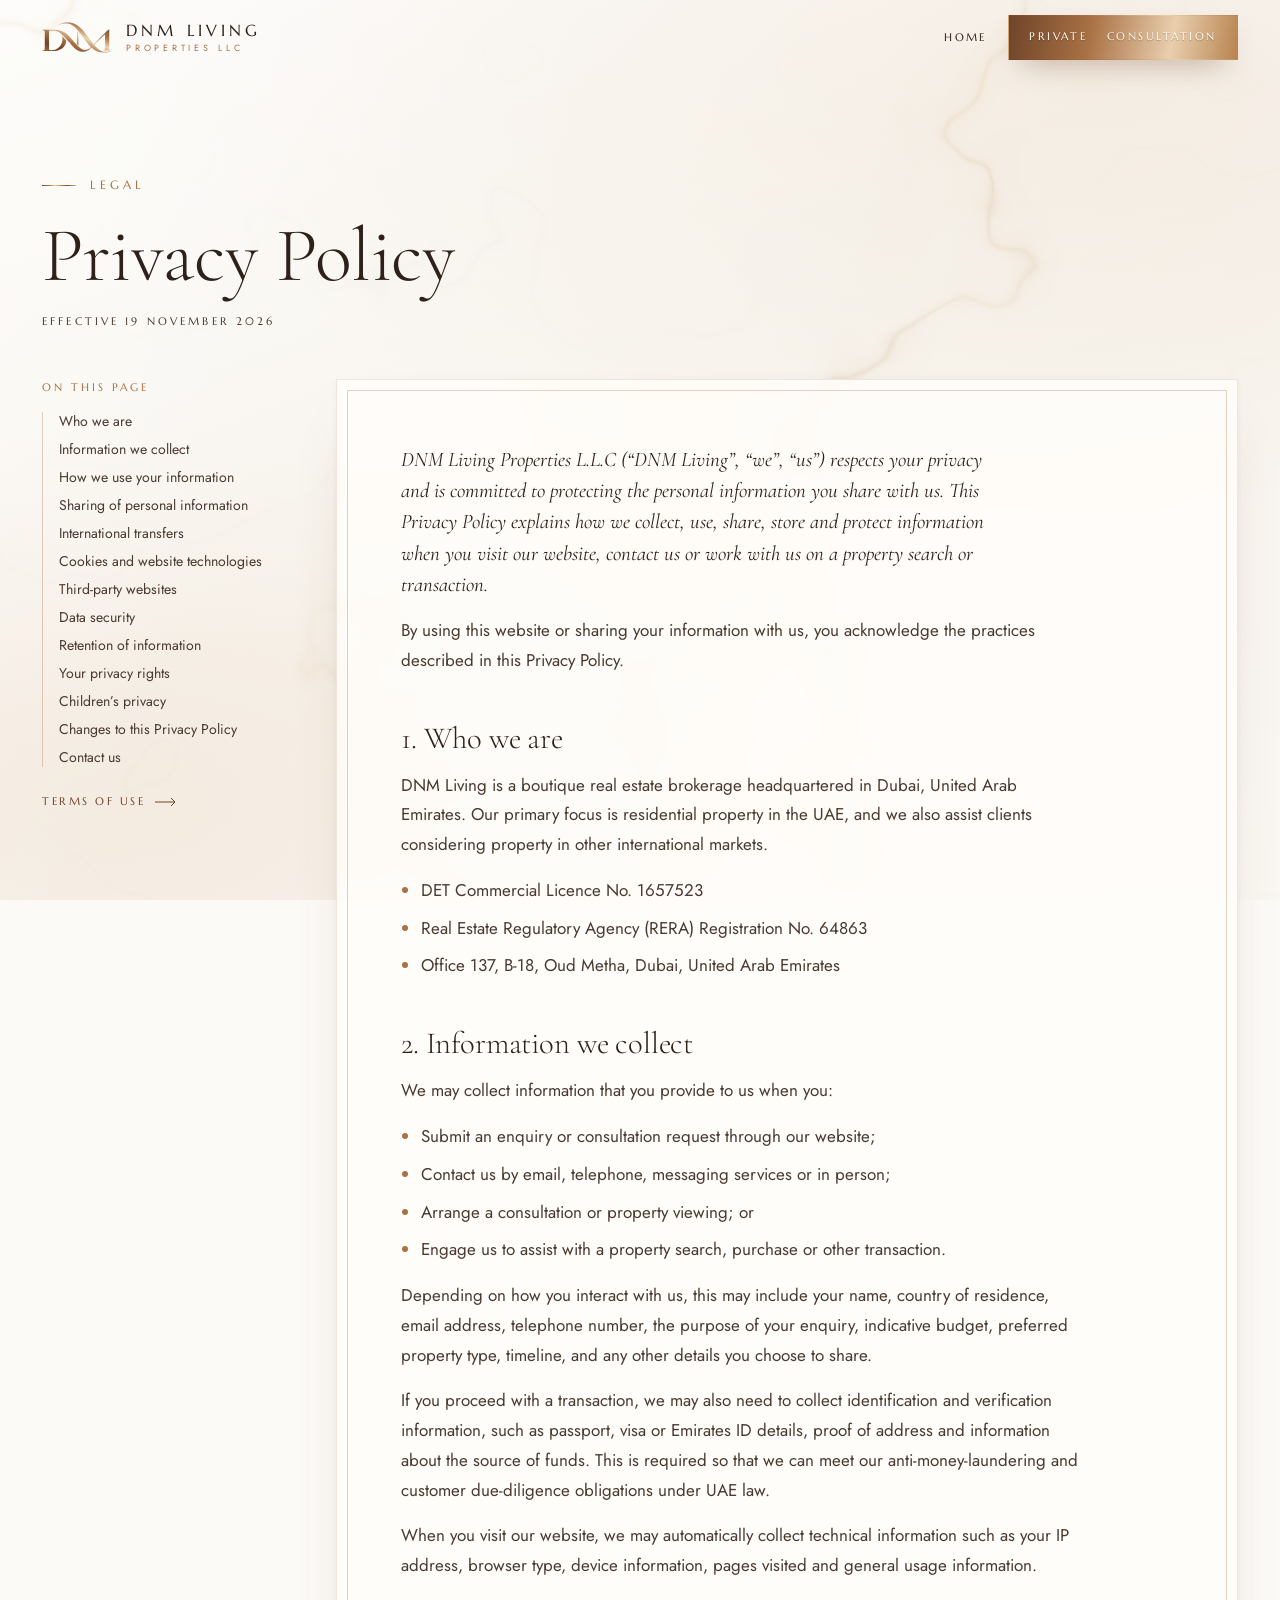
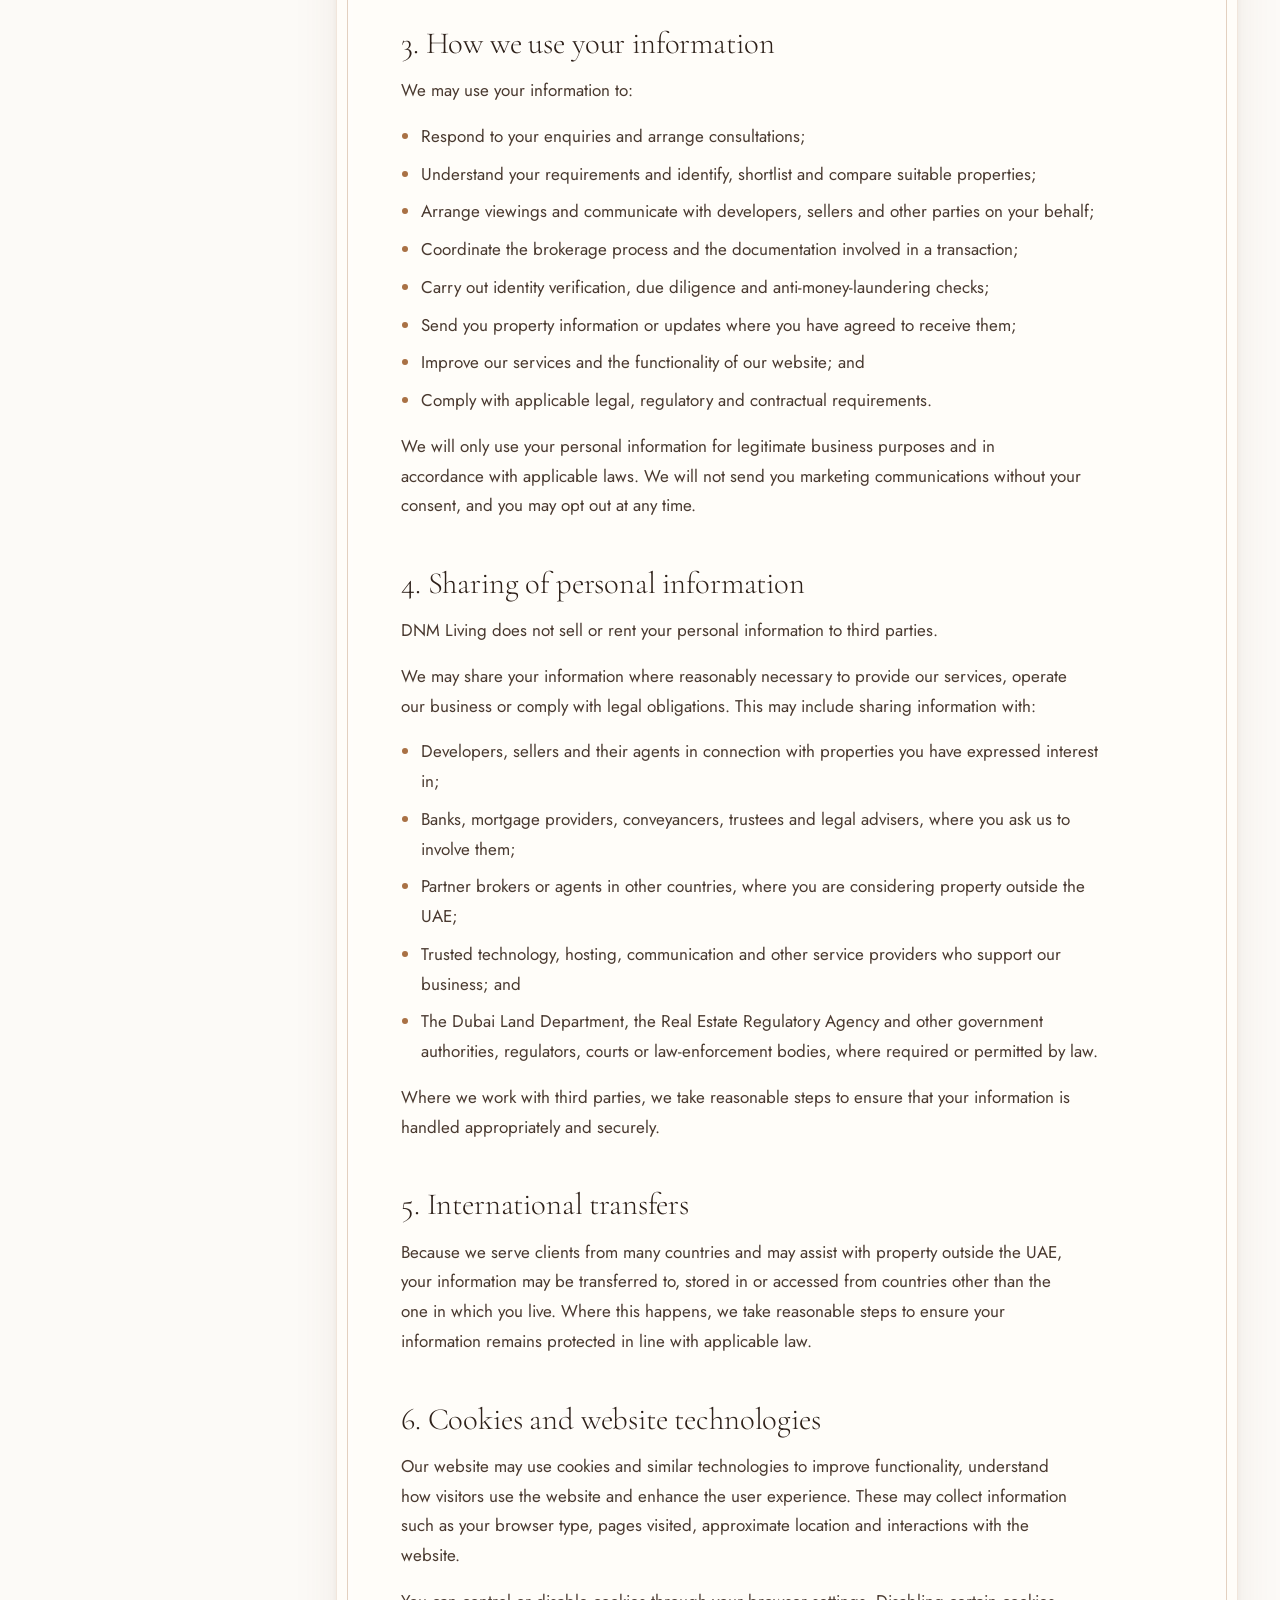
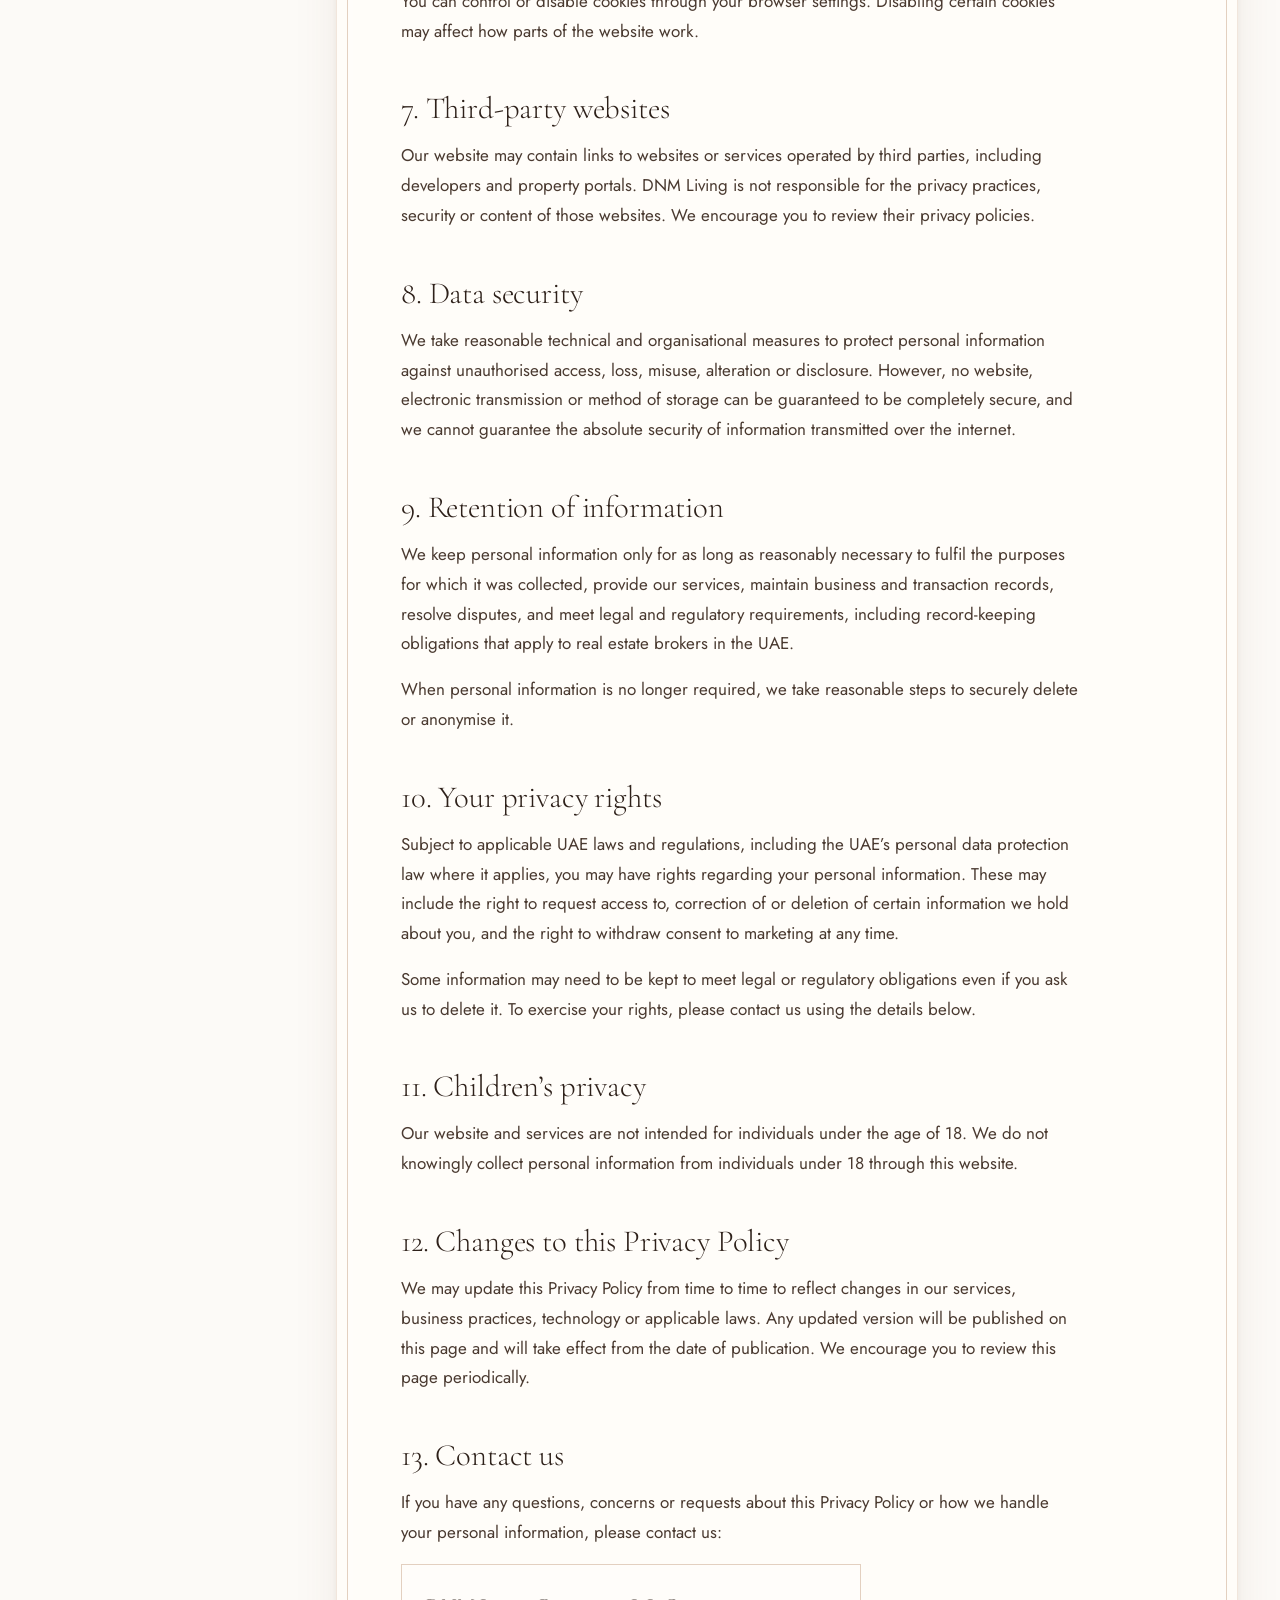
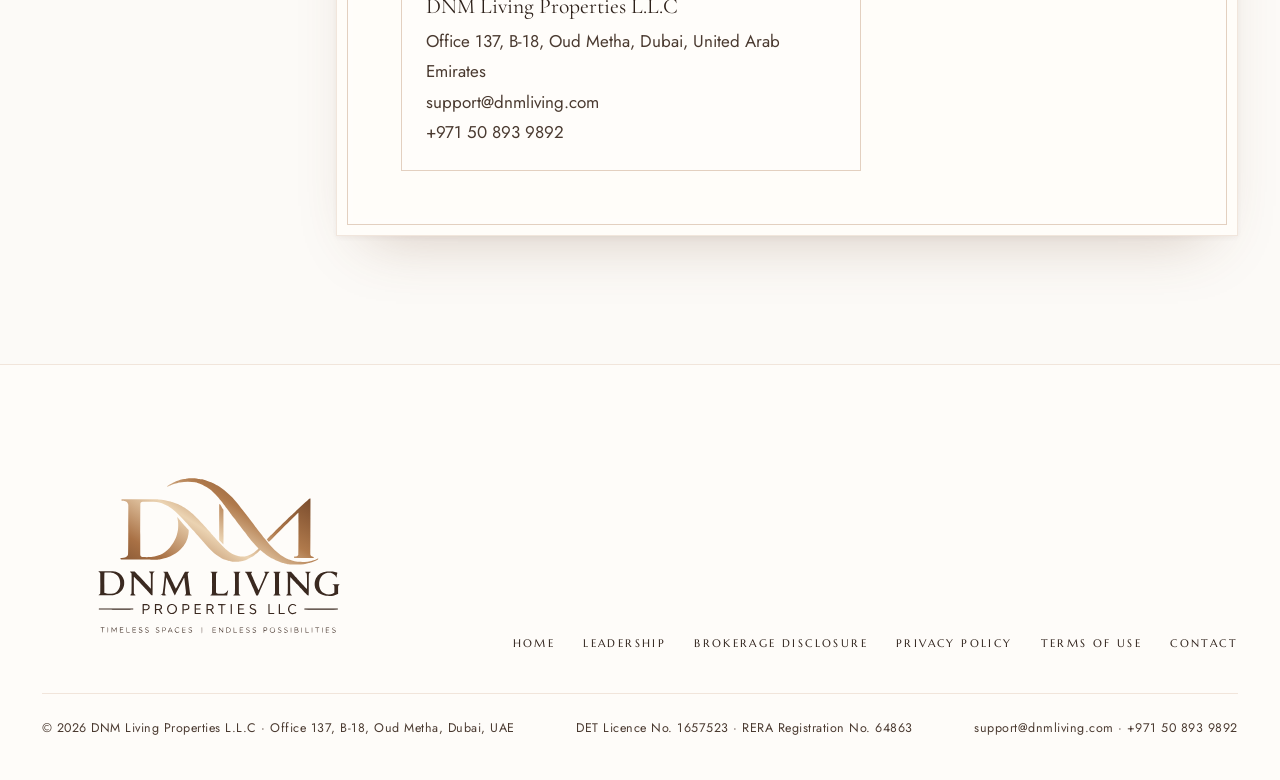
<file: privacy.html>
<!doctype html>
<html lang="en">
<head>
<meta charset="utf-8">
<meta name="viewport" content="width=device-width, initial-scale=1, viewport-fit=cover">
<link rel="icon" href="images/dnm-monogram.svg" type="image/svg+xml">
<title>Privacy Policy | DNM Living</title>
<meta name="claude:viewport-fit-sides" content="cover">
<meta name="description" content="DNM Living Properties is a boutique real estate brokerage headquartered in Dubai, helping expatriates, international professionals and families buy residential property across the UAE and internationally.">
<link rel="preconnect" href="https://fonts.googleapis.com">
<link rel="preconnect" href="https://fonts.gstatic.com" crossorigin>
<link rel="stylesheet" href="https://fonts.googleapis.com/css2?family=Cormorant+Garamond:ital,wght@0,300;0,400;0,500;1,300;1,400&family=Jost:wght@300;400;500&family=Marcellus&display=swap">
<link rel="stylesheet" href="style.css">

</head>
<body>
<!-- Brand sprite: logo artwork and metallic gradients -->
<svg width="0" height="0" style="position:absolute" aria-hidden="true" focusable="false">
  <defs>
    <linearGradient id="gFoil" x1="0" y1="0" x2="1" y2="1" spreadMethod="reflect">
      <stop offset="0" stop-color="#6E4428"/>
      <stop offset=".18" stop-color="#A97145"/>
      <stop offset=".36" stop-color="#EBD3B2"/>
      <stop offset=".5" stop-color="#B07A4C"/>
      <stop offset=".68" stop-color="#7A4C2D"/>
      <stop offset=".84" stop-color="#D9A877"/>
      <stop offset="1" stop-color="#A97145"/>
      <animateTransform id="foilAnim" attributeName="gradientTransform" type="translate" values="0 0;.6 .6;0 0" dur="14s" begin="indefinite" repeatCount="indefinite"/>
    </linearGradient>
    <linearGradient id="gLine" x1="0" y1="0" x2="1" y2="0">
      <stop offset="0" stop-color="#A97145" stop-opacity="0"/>
      <stop offset=".2" stop-color="#A97145"/>
      <stop offset=".5" stop-color="#E2C49C"/>
      <stop offset=".8" stop-color="#A97145"/>
      <stop offset="1" stop-color="#A97145" stop-opacity="0"/>
    </linearGradient>
    <clipPath id="clipMono"><rect width="3840" height="1254.4"/></clipPath>
    <clipPath id="clipWord"><rect y="1254.4" width="3840" height="1000"/></clipPath>
    <symbol id="mono" viewBox="0 0 2235 975">
      <g transform="translate(0,975) scale(0.1,-0.1)" fill="url(#gFoil)"><path d="M7805 9744 c-96 -5 -286 -23 -365 -35 -154 -23 -207 -31 -245 -39 -22 -5 -67 -14 -100 -20 -33 -6 -76 -15 -95 -20 -19 -5 -57 -14 -85 -21 -141 -33 -553 -172 -685 -231 -25 -11 -70 -32 -100 -45 -243 -109 -535 -268 -718 -390 -127 -86 -126 -85 -118 -119 9 -33 19 -31 148 30 62 29 133 62 158 74 25 11 66 29 92 41 110 49 413 157 563 199 83 24 182 50 230 61 28 7 66 16 85 21 19 5 46 11 60 13 14 3 61 12 105 21 532 108 1235 111 1720 6 75 -16 220 -52 245 -60 14 -4 59 -18 100 -30 82 -25 138 -44 245 -85 259 -99 640 -305 896 -485 20 -14 58 -40 85 -59 293 -207 681 -577 1005 -961 131 -156 283 -342 349 -430 31 -41 245 -316 303 -390 24 -30 101 -131 171 -225 70 -93 149 -199 176 -235 28 -36 111 -148 187 -250 75 -102 164 -221 197 -265 158 -209 278 -369 325 -429 28 -36 93 -120 144 -187 50 -66 134 -175 185 -242 52 -67 145 -189 208 -272 126 -167 332 -437 409 -536 27 -35 95 -125 152 -199 56 -74 151 -198 210 -276 124 -162 131 -170 245 -324 48 -63 116 -153 152 -200 36 -47 97 -125 135 -175 38 -49 96 -121 128 -160 32 -38 87 -106 123 -150 35 -44 67 -82 70 -85 3 -3 62 -70 130 -150 68 -80 226 -248 351 -375 263 -265 249 -223 112 -356 -446 -433 -904 -676 -1453 -770 -131 -23 -512 -16 -650 11 -512 100 -939 329 -1470 789 -89 77 -444 429 -514 510 -27 31 -72 81 -100 111 -28 30 -89 98 -136 150 -47 52 -108 120 -136 150 -47 51 -137 151 -324 361 -41 46 -100 111 -130 144 -30 34 -119 133 -197 222 -79 89 -148 167 -155 175 -19 20 -178 197 -214 238 -31 36 -219 243 -541 595 -10 11 -36 41 -57 65 -22 25 -85 94 -140 155 -56 60 -121 132 -146 160 -244 272 -742 780 -935 954 -159 142 -261 226 -493 400 -88 66 -398 276 -482 326 -30 18 -84 50 -120 72 -58 35 -136 78 -345 187 -33 18 -89 44 -124 60 -35 16 -105 47 -155 71 -50 23 -127 56 -171 72 -44 17 -111 43 -150 58 -75 29 -360 124 -435 145 -25 7 -56 16 -70 20 -349 109 -833 193 -1365 237 -192 16 -382 17 -2175 14 -1314 -2 -1969 -6 -1977 -13 -15 -12 -17 -101 -3 -127 8 -15 31 -21 127 -30 186 -19 261 -36 369 -86 153 -71 254 -223 270 -404 3 -36 1 -1292 -5 -2791 -8 -2440 -11 -2731 -25 -2785 -24 -91 -53 -139 -120 -204 -124 -118 -297 -175 -579 -188 -157 -7 -167 -12 -167 -90 0 -75 -45 -70 677 -77 356 -4 1163 -14 1793 -22 1509 -21 1716 -14 2189 81 154 31 249 54 456 110 96 26 415 136 490 170 531 237 858 450 1180 770 580 577 876 1200 925 1945 19 284 23 265 -76 361 -84 82 -476 524 -779 879 -338 397 -396 460 -420 460 -20 0 -19 -19 6 -110 25 -96 44 -192 59 -305 6 -49 16 -121 22 -160 15 -94 14 -541 -1 -685 -15 -147 -39 -305 -62 -407 -36 -167 -49 -220 -72 -293 -39 -129 -88 -274 -107 -315 -10 -23 -29 -66 -40 -96 -136 -344 -379 -732 -663 -1055 -325 -371 -722 -662 -1122 -823 -11 -5 -31 -13 -45 -19 -198 -82 -507 -161 -770 -196 -369 -49 -1123 -43 -1234 9 -48 23 -102 78 -122 125 -9 19 -21 44 -27 55 -15 27 -11 5772 5 5825 30 106 125 181 249 200 112 16 1057 17 1244 1 471 -40 901 -135 1183 -263 34 -15 65 -28 67 -28 11 0 226 -107 300 -150 44 -25 87 -49 95 -52 18 -7 346 -226 398 -267 21 -15 64 -48 97 -72 328 -241 836 -732 1369 -1323 65 -72 137 -151 160 -176 22 -25 70 -79 106 -120 35 -41 87 -100 115 -130 115 -127 143 -159 205 -230 36 -41 67 -77 70 -80 3 -3 39 -43 80 -90 125 -142 133 -151 240 -270 169 -188 262 -292 316 -350 53 -58 64 -70 214 -240 51 -58 107 -121 124 -140 17 -19 60 -69 96 -110 36 -41 67 -77 70 -80 3 -3 39 -43 80 -90 41 -47 77 -87 80 -90 3 -3 66 -75 140 -160 74 -85 151 -173 171 -195 20 -22 76 -85 124 -140 384 -438 862 -901 1165 -1131 273 -207 611 -409 835 -498 39 -15 84 -34 100 -41 102 -44 264 -97 434 -141 120 -31 178 -43 361 -75 206 -36 652 -52 813 -29 40 6 106 15 147 21 204 28 424 83 615 153 130 48 117 42 290 127 130 63 190 96 350 189 126 73 262 164 375 250 19 15 89 68 155 118 66 50 134 104 150 119 17 15 77 71 135 123 57 52 130 121 162 153 31 31 60 57 64 57 5 0 109 -85 204 -167 81 -70 330 -264 415 -323 55 -39 163 -115 240 -170 77 -54 193 -130 259 -167 65 -37 137 -79 160 -92 22 -13 57 -33 76 -44 45 -26 312 -159 370 -185 313 -138 564 -231 815 -301 139 -39 169 -47 225 -60 25 -5 65 -14 90 -20 136 -30 146 -32 330 -60 187 -29 517 -51 755 -51 374 0 927 49 1245 110 25 5 74 14 110 20 36 6 85 16 110 21 25 6 65 15 90 20 101 23 136 31 160 39 14 4 45 13 70 20 289 81 820 338 820 397 0 60 -15 64 -97 27 -32 -14 -71 -32 -88 -40 -72 -32 -302 -112 -415 -144 -25 -7 -56 -16 -70 -21 -316 -106 -1009 -175 -1395 -139 -396 38 -525 58 -794 127 -121 30 -376 110 -426 132 -11 5 -36 15 -55 22 -86 31 -415 189 -505 242 -27 17 -63 38 -80 47 -436 251 -883 628 -1345 1135 -119 131 -470 547 -670 795 -47 58 -88 107 -91 110 -7 6 -428 534 -489 613 -101 131 -309 405 -462 607 -90 118 -168 222 -175 230 -21 25 -167 215 -358 465 -36 47 -93 122 -128 168 -35 45 -160 210 -278 367 -198 262 -294 388 -437 575 -30 39 -101 131 -158 205 -271 353 -562 716 -814 1014 -481 570 -1152 1183 -1693 1545 -175 117 -249 164 -402 251 -19 11 -51 29 -70 40 -94 53 -117 66 -205 110 -94 48 -197 97 -295 140 -27 12 -68 30 -90 40 -150 67 -395 157 -575 210 -41 12 -86 26 -100 31 -24 8 -84 24 -252 68 -40 10 -102 24 -138 30 -36 7 -83 16 -105 21 -78 17 -232 41 -385 59 -47 6 -123 16 -170 21 -86 11 -606 21 -735 14z M21348 7443 c-18 -15 -35 -30 -38 -33 -3 -3 -70 -60 -150 -127 -80 -66 -188 -160 -240 -209 -232 -213 -505 -469 -765 -713 -154 -146 -311 -294 -350 -330 -38 -36 -117 -110 -175 -165 -58 -56 -139 -132 -180 -170 -41 -39 -131 -124 -200 -190 -153 -147 -292 -281 -605 -581 -278 -266 -436 -419 -770 -745 -132 -129 -330 -323 -440 -430 -476 -465 -895 -885 -895 -898 0 -15 22 -45 73 -102 18 -19 61 -70 97 -112 35 -43 67 -78 70 -78 4 0 254 251 556 557 684 695 1845 1858 2145 2149 408 396 616 594 627 594 16 0 4 -4683 -12 -4733 -42 -130 -156 -192 -385 -212 -87 -7 -103 -22 -99 -94 l3 -56 80 -7 c44 -3 542 -10 1107 -14 1027 -7 1027 -7 1039 19 7 15 9 43 5 70 -8 50 -34 67 -103 67 -97 0 -195 51 -238 124 -53 90 -57 132 -51 466 3 168 9 1582 13 3143 l6 2837 -46 0 c-35 0 -53 -6 -79 -27z M11202 6830 c-12 -5 -27 -21 -32 -35 -6 -15 -9 -780 -10 -2023 l0 -1998 168 -170 c93 -93 194 -204 226 -247 31 -42 61 -77 67 -77 30 0 31 71 26 1983 l-5 1928 -58 87 c-65 98 -102 159 -175 290 -12 20 -25 42 -29 47 -4 6 -17 27 -29 48 -12 20 -31 54 -43 75 -11 20 -27 48 -34 61 -21 39 -35 45 -72 31z"/></g>
    </symbol>
    <symbol id="logo" viewBox="0 0 3840 2240">
      <g clip-path="url(#clipMono)"><g transform="translate(0,2240) scale(0.1,-0.1)" fill="url(#gFoil)"><path id="logoPath" d="M16655 19764 c-96 -5 -286 -23 -365 -35 -154 -23 -207 -31 -245 -39 -22 -5 -67 -14 -100 -20 -33 -6 -76 -15 -95 -20 -19 -5 -57 -14 -85 -21 -141 -33 -553 -172 -685 -231 -25 -11 -70 -32 -100 -45 -243 -109 -535 -268 -718 -390 -127 -86 -126 -85 -118 -119 9 -33 19 -31 148 30 62 29 133 62 158 74 25 11 66 29 92 41 110 49 413 157 563 199 83 24 182 50 230 61 28 7 66 16 85 21 19 5 46 11 60 13 14 3 61 12 105 21 532 108 1235 111 1720 6 75 -16 220 -52 245 -60 14 -4 59 -18 100 -30 82 -25 138 -44 245 -85 259 -99 640 -305 896 -485 20 -14 58 -40 85 -59 293 -207 681 -577 1005 -961 131 -156 283 -342 349 -430 31 -41 245 -316 303 -390 24 -30 101 -131 171 -225 70 -93 149 -199 176 -235 28 -36 111 -148 187 -250 75 -102 164 -221 197 -265 158 -209 278 -369 325 -429 28 -36 93 -120 144 -187 50 -66 134 -175 185 -242 52 -67 145 -189 208 -272 126 -167 332 -437 409 -536 27 -35 95 -125 152 -199 56 -74 151 -198 210 -276 124 -162 131 -170 245 -324 48 -63 116 -153 152 -200 36 -47 97 -125 135 -175 38 -49 96 -121 128 -160 32 -38 87 -106 123 -150 35 -44 67 -82 70 -85 3 -3 62 -70 130 -150 68 -80 226 -248 351 -375 263 -265 249 -223 112 -356 -446 -433 -904 -676 -1453 -770 -131 -23 -512 -16 -650 11 -512 100 -939 329 -1470 789 -89 77 -444 429 -514 510 -27 31 -72 81 -100 111 -28 30 -89 98 -136 150 -47 52 -108 120 -136 150 -47 51 -137 151 -324 361 -41 46 -100 111 -130 144 -30 34 -119 133 -197 222 -79 89 -148 167 -155 175 -19 20 -178 197 -214 238 -31 36 -219 243 -541 595 -10 11 -36 41 -57 65 -22 25 -85 94 -140 155 -56 60 -121 132 -146 160 -244 272 -742 780 -935 954 -159 142 -261 226 -493 400 -88 66 -398 276 -482 326 -30 18 -84 50 -120 72 -58 35 -136 78 -345 187 -33 18 -89 44 -124 60 -35 16 -105 47 -155 71 -50 23 -127 56 -171 72 -44 17 -111 43 -150 58 -75 29 -360 124 -435 145 -25 7 -56 16 -70 20 -349 109 -833 193 -1365 237 -192 16 -382 17 -2175 14 -1314 -2 -1969 -6 -1977 -13 -15 -12 -17 -101 -3 -127 8 -15 31 -21 127 -30 186 -19 261 -36 369 -86 153 -71 254 -223 270 -404 3 -36 1 -1292 -5 -2791 -8 -2440 -11 -2731 -25 -2785 -24 -91 -53 -139 -120 -204 -124 -118 -297 -175 -579 -188 -157 -7 -167 -12 -167 -90 0 -75 -45 -70 677 -77 356 -4 1163 -14 1793 -22 1509 -21 1716 -14 2189 81 154 31 249 54 456 110 96 26 415 136 490 170 531 237 858 450 1180 770 580 577 876 1200 925 1945 19 284 23 265 -76 361 -84 82 -476 524 -779 879 -338 397 -396 460 -420 460 -20 0 -19 -19 6 -110 25 -96 44 -192 59 -305 6 -49 16 -121 22 -160 15 -94 14 -541 -1 -685 -15 -147 -39 -305 -62 -407 -36 -167 -49 -220 -72 -293 -39 -129 -88 -274 -107 -315 -10 -23 -29 -66 -40 -96 -136 -344 -379 -732 -663 -1055 -325 -371 -722 -662 -1122 -823 -11 -5 -31 -13 -45 -19 -198 -82 -507 -161 -770 -196 -369 -49 -1123 -43 -1234 9 -48 23 -102 78 -122 125 -9 19 -21 44 -27 55 -15 27 -11 5772 5 5825 30 106 125 181 249 200 112 16 1057 17 1244 1 471 -40 901 -135 1183 -263 34 -15 65 -28 67 -28 11 0 226 -107 300 -150 44 -25 87 -49 95 -52 18 -7 346 -226 398 -267 21 -15 64 -48 97 -72 328 -241 836 -732 1369 -1323 65 -72 137 -151 160 -176 22 -25 70 -79 106 -120 35 -41 87 -100 115 -130 115 -127 143 -159 205 -230 36 -41 67 -77 70 -80 3 -3 39 -43 80 -90 125 -142 133 -151 240 -270 169 -188 262 -292 316 -350 53 -58 64 -70 214 -240 51 -58 107 -121 124 -140 17 -19 60 -69 96 -110 36 -41 67 -77 70 -80 3 -3 39 -43 80 -90 41 -47 77 -87 80 -90 3 -3 66 -75 140 -160 74 -85 151 -173 171 -195 20 -22 76 -85 124 -140 384 -438 862 -901 1165 -1131 273 -207 611 -409 835 -498 39 -15 84 -34 100 -41 102 -44 264 -97 434 -141 120 -31 178 -43 361 -75 206 -36 652 -52 813 -29 40 6 106 15 147 21 204 28 424 83 615 153 130 48 117 42 290 127 130 63 190 96 350 189 126 73 262 164 375 250 19 15 89 68 155 118 66 50 134 104 150 119 17 15 77 71 135 123 57 52 130 121 162 153 31 31 60 57 64 57 5 0 109 -85 204 -167 81 -70 330 -264 415 -323 55 -39 163 -115 240 -170 77 -54 193 -130 259 -167 65 -37 137 -79 160 -92 22 -13 57 -33 76 -44 45 -26 312 -159 370 -185 313 -138 564 -231 815 -301 139 -39 169 -47 225 -60 25 -5 65 -14 90 -20 136 -30 146 -32 330 -60 187 -29 517 -51 755 -51 374 0 927 49 1245 110 25 5 74 14 110 20 36 6 85 16 110 21 25 6 65 15 90 20 101 23 136 31 160 39 14 4 45 13 70 20 289 81 820 338 820 397 0 60 -15 64 -97 27 -32 -14 -71 -32 -88 -40 -72 -32 -302 -112 -415 -144 -25 -7 -56 -16 -70 -21 -316 -106 -1009 -175 -1395 -139 -396 38 -525 58 -794 127 -121 30 -376 110 -426 132 -11 5 -36 15 -55 22 -86 31 -415 189 -505 242 -27 17 -63 38 -80 47 -436 251 -883 628 -1345 1135 -119 131 -470 547 -670 795 -47 58 -88 107 -91 110 -7 6 -428 534 -489 613 -101 131 -309 405 -462 607 -90 118 -168 222 -175 230 -21 25 -167 215 -358 465 -36 47 -93 122 -128 168 -35 45 -160 210 -278 367 -198 262 -294 388 -437 575 -30 39 -101 131 -158 205 -271 353 -562 716 -814 1014 -481 570 -1152 1183 -1693 1545 -175 117 -249 164 -402 251 -19 11 -51 29 -70 40 -94 53 -117 66 -205 110 -94 48 -197 97 -295 140 -27 12 -68 30 -90 40 -150 67 -395 157 -575 210 -41 12 -86 26 -100 31 -24 8 -84 24 -252 68 -40 10 -102 24 -138 30 -36 7 -83 16 -105 21 -78 17 -232 41 -385 59 -47 6 -123 16 -170 21 -86 11 -606 21 -735 14z M30198 17463 c-18 -15 -35 -30 -38 -33 -3 -3 -70 -60 -150 -127 -80 -66 -188 -160 -240 -209 -232 -213 -505 -469 -765 -713 -154 -146 -311 -294 -350 -330 -38 -36 -117 -110 -175 -165 -58 -56 -139 -132 -180 -170 -41 -39 -131 -124 -200 -190 -153 -147 -292 -281 -605 -581 -278 -266 -436 -419 -770 -745 -132 -129 -330 -323 -440 -430 -476 -465 -895 -885 -895 -898 0 -15 22 -45 73 -102 18 -19 61 -70 97 -112 35 -43 67 -78 70 -78 4 0 254 251 556 557 684 695 1845 1858 2145 2149 408 396 616 594 627 594 16 0 4 -4683 -12 -4733 -42 -130 -156 -192 -385 -212 -87 -7 -103 -22 -99 -94 l3 -56 80 -7 c44 -3 542 -10 1107 -14 1027 -7 1027 -7 1039 19 7 15 9 43 5 70 -8 50 -34 67 -103 67 -97 0 -195 51 -238 124 -53 90 -57 132 -51 466 3 168 9 1582 13 3143 l6 2837 -46 0 c-35 0 -53 -6 -79 -27z M20052 16850 c-12 -5 -27 -21 -32 -35 -6 -15 -9 -780 -10 -2023 l0 -1998 168 -170 c93 -93 194 -204 226 -246 31 -43 61 -78 67 -78 30 0 31 71 26 1983 l-5 1928 -58 87 c-65 98 -102 159 -175 290 -12 20 -25 42 -29 47 -4 6 -17 27 -29 48 -12 20 -31 54 -43 75 -11 20 -27 48 -34 61 -21 39 -35 45 -72 31z M6397 9264 c-22 -23 -6 -54 41 -74 60 -27 99 -64 126 -120 21 -45 21 -45 21 -1170 0 -1125 0 -1125 -24 -1174 -25 -49 -95 -106 -131 -106 -24 0 -54 -36 -46 -55 7 -20 1559 -17 1656 3 30 7 82 17 115 23 583 110 1007 523 1111 1084 24 126 24 440 1 548 -99 452 -421 816 -847 956 -101 33 -120 38 -195 51 -38 7 -90 17 -115 23 -52 12 -1701 23 -1713 11z m1458 -159 c275 -40 493 -143 656 -312 120 -123 195 -254 260 -458 54 -165 72 -464 40 -665 -40 -255 -172 -517 -341 -673 -119 -111 -237 -175 -420 -228 -205 -60 -567 -72 -762 -25 -116 27 -227 69 -240 89 -14 22 -10 2267 5 2272 68 25 628 25 802 0z M10205 9232 c-137 -1 -253 -6 -258 -11 -14 -14 2 -49 26 -57 54 -17 104 -63 126 -116 21 -53 21 -53 19 -1153 -3 -866 -6 -1108 -16 -1138 -18 -51 -64 -102 -119 -129 -51 -26 -69 -47 -60 -72 10 -26 634 -20 651 7 16 25 -1 46 -56 65 -63 23 -94 49 -121 102 -22 45 -22 45 -23 983 -1 627 2 939 9 944 11 7 112 -96 486 -492 52 -55 136 -143 185 -195 108 -113 359 -380 436 -465 30 -33 94 -100 141 -150 47 -49 110 -117 140 -150 30 -33 84 -91 120 -130 36 -38 86 -92 110 -120 24 -27 46 -52 49 -55 10 -10 247 -266 285 -307 36 -41 41 -43 95 -43 l57 0 7 1193 c8 1284 7 1257 60 1338 16 24 45 47 80 64 66 32 80 47 71 75 -6 20 -11 20 -313 18 -307 -3 -307 -3 -310 -34 -3 -29 0 -32 45 -49 103 -38 142 -92 162 -225 9 -54 11 -296 9 -850 l-3 -774 -105 109 c-182 190 -313 328 -364 385 -27 30 -93 100 -145 155 -53 55 -127 134 -166 175 -160 172 -394 420 -615 650 -129 135 -277 291 -329 347 -51 56 -98 103 -105 105 -6 2 -123 2 -261 0z M32175 9229 c-590 -74 -995 -317 -1212 -729 -168 -320 -215 -699 -126 -1030 8 -30 17 -65 20 -78 3 -12 9 -25 14 -28 5 -3 9 -13 9 -22 0 -28 99 -214 152 -287 233 -315 570 -500 1033 -566 120 -18 555 -18 655 -1 254 43 439 100 622 191 113 56 113 56 109 91 -11 104 -11 808 0 845 16 58 43 90 93 115 48 23 63 45 45 66 -15 18 -744 21 -754 3 -16 -25 5 -54 46 -67 62 -19 94 -46 120 -100 23 -47 23 -49 21 -422 -3 -436 15 -381 -147 -459 -320 -156 -678 -148 -1003 21 -287 149 -482 420 -542 753 -6 39 -16 92 -21 118 -12 65 -11 345 1 426 72 460 280 770 626 932 123 57 120 56 209 81 96 28 368 33 465 10 272 -66 522 -264 607 -482 16 -40 26 -46 57 -34 14 5 15 18 10 83 -9 102 11 236 47 324 41 98 39 123 -8 137 -182 55 -306 83 -484 110 -78 12 -565 11 -664 -1z M13700 9192 c0 -24 7 -32 39 -46 47 -22 85 -56 108 -99 21 -37 23 -207 5 -337 -11 -74 -21 -170 -42 -385 -6 -60 -15 -146 -20 -190 -5 -44 -14 -132 -20 -195 -6 -63 -15 -149 -20 -190 -5 -41 -14 -120 -20 -175 -6 -55 -15 -129 -20 -165 -5 -36 -14 -105 -20 -155 -6 -49 -15 -121 -20 -160 -5 -38 -15 -110 -21 -160 -24 -192 -57 -253 -163 -304 -54 -26 -66 -36 -66 -55 0 -35 7 -36 315 -36 246 0 284 2 296 16 17 20 3 44 -37 63 -121 56 -138 89 -130 256 3 66 10 158 16 205 5 47 14 126 20 175 5 50 14 137 20 195 6 58 15 146 20 195 4 50 15 158 24 240 9 83 21 200 26 260 6 61 15 144 20 185 5 41 12 110 16 153 6 79 17 96 34 52 13 -34 45 -104 90 -200 21 -44 45 -96 53 -115 9 -19 34 -74 56 -122 68 -146 121 -262 131 -283 5 -11 33 -72 63 -135 30 -63 65 -137 77 -165 23 -50 75 -162 155 -330 23 -49 57 -121 75 -160 18 -38 67 -142 110 -230 42 -88 85 -177 95 -197 25 -54 46 -49 82 20 42 79 198 382 308 597 50 99 110 214 132 255 60 112 150 282 208 395 28 55 68 129 87 165 19 36 73 137 118 225 46 88 99 189 117 225 33 63 53 85 53 58 0 -13 20 -181 46 -393 8 -66 19 -158 24 -205 6 -47 14 -123 20 -170 35 -298 49 -414 60 -525 5 -49 14 -130 20 -180 41 -345 35 -384 -72 -442 -42 -22 -54 -34 -56 -55 -3 -28 -3 -28 392 -28 396 0 396 0 396 30 0 27 -6 33 -52 54 -107 49 -125 88 -152 311 -9 72 -20 164 -26 205 -5 41 -14 118 -20 170 -12 107 -25 213 -40 328 -5 42 -19 154 -30 247 -11 94 -25 206 -31 250 -6 44 -14 112 -19 150 -9 65 -14 103 -40 328 -5 45 -14 127 -21 182 -25 211 -2 293 97 346 37 20 50 33 52 53 3 26 3 26 -235 26 l-238 0 -44 -82 c-23 -46 -91 -177 -150 -293 -60 -115 -119 -230 -133 -255 -67 -120 -91 -166 -161 -300 -41 -80 -83 -161 -94 -180 -11 -19 -39 -71 -63 -115 -23 -44 -46 -84 -50 -90 -4 -5 -33 -59 -65 -120 -81 -155 -143 -270 -174 -324 -15 -25 -38 -67 -51 -93 -27 -52 -32 -55 -49 -34 -12 14 -197 385 -241 481 -12 28 -50 106 -83 175 -150 313 -202 421 -239 500 -22 47 -100 207 -173 355 -72 149 -142 294 -155 323 l-24 52 -248 0 c-248 0 -248 0 -248 -28z M19037 9198 c-7 -26 6 -45 36 -54 41 -12 89 -56 110 -103 22 -46 22 -46 22 -1167 0 -1121 0 -1121 -30 -1170 -24 -38 -45 -57 -93 -82 -56 -30 -63 -37 -60 -60 3 -27 3 -27 838 -30 459 -2 885 0 946 3 l112 7 11 81 c16 110 27 167 68 335 19 79 32 150 29 159 -14 34 -49 8 -97 -72 -151 -252 -280 -310 -714 -321 -396 -10 -542 39 -560 188 -3 29 -5 512 -3 1073 3 1021 3 1021 29 1070 20 41 36 55 82 79 49 25 57 33 57 58 0 28 0 28 -389 28 -389 0 -389 0 -394 -22z M21627 9213 c-20 -19 -6 -55 27 -68 75 -31 115 -83 135 -175 15 -66 15 -2092 0 -2179 -18 -104 -50 -147 -136 -180 -42 -17 -56 -35 -48 -61 6 -20 12 -20 389 -20 323 0 385 2 396 15 19 23 2 49 -50 73 -28 13 -63 40 -78 60 -27 35 -27 35 -27 1182 0 1100 1 1147 19 1187 17 39 37 57 119 107 20 12 27 24 25 39 -3 22 -3 22 -384 25 -209 1 -383 -1 -387 -5z M22927 9213 c-24 -23 -6 -61 36 -77 82 -31 144 -113 225 -296 11 -25 38 -83 60 -130 21 -47 54 -119 72 -160 18 -41 43 -99 56 -127 13 -29 35 -77 48 -105 13 -29 38 -87 56 -128 29 -68 45 -104 85 -195 8 -16 32 -70 54 -118 23 -49 41 -91 41 -93 0 -2 11 -28 25 -59 14 -30 36 -80 50 -110 14 -31 25 -58 25 -60 0 -2 11 -28 24 -57 13 -29 38 -87 56 -128 32 -75 53 -121 89 -202 10 -24 40 -92 66 -153 70 -167 75 -178 145 -334 l65 -146 94 0 c93 0 93 0 113 49 10 27 27 67 37 90 10 22 33 75 51 116 33 76 50 115 90 205 12 28 31 69 41 93 65 145 82 183 138 305 17 37 31 70 31 72 0 2 11 28 24 57 13 29 34 76 46 103 12 28 37 82 56 122 19 40 34 75 34 77 0 5 12 32 76 174 14 31 53 118 86 192 64 146 72 165 112 253 14 32 26 59 26 61 0 2 20 46 44 98 43 93 67 145 107 236 46 104 54 119 85 169 39 62 78 98 136 127 36 18 43 26 43 51 0 30 0 30 -295 27 -295 -2 -295 -2 -298 -32 -3 -25 1 -30 25 -36 128 -32 154 -141 77 -329 -39 -97 -142 -339 -179 -420 -12 -28 -30 -73 -40 -100 -9 -28 -32 -83 -51 -123 -19 -41 -34 -75 -34 -78 0 -2 -11 -27 -24 -56 -13 -29 -33 -74 -45 -100 -11 -27 -31 -69 -42 -95 -23 -53 -59 -131 -94 -208 -13 -28 -33 -75 -45 -105 -12 -30 -34 -82 -49 -115 -15 -33 -49 -108 -76 -167 -47 -108 -60 -124 -72 -90 -10 28 -43 102 -83 187 -21 44 -45 96 -53 115 -9 19 -37 80 -62 135 -50 106 -75 161 -130 290 -10 22 -30 67 -45 100 -49 106 -80 175 -80 180 0 2 -11 28 -24 57 -13 29 -47 107 -76 173 -50 114 -65 150 -109 248 -133 301 -151 346 -151 381 0 43 28 84 75 110 32 19 40 28 40 52 0 29 0 29 -401 32 -220 1 -403 -1 -407 -5z M26248 9213 c-108 -4 -108 -4 -108 -32 0 -24 6 -31 45 -45 51 -20 98 -69 117 -123 17 -50 24 -2120 8 -2226 -14 -89 -44 -133 -117 -173 -46 -25 -58 -36 -58 -55 0 -24 0 -24 397 -27 389 -2 397 -2 403 18 9 28 -1 39 -51 61 -52 23 -90 67 -104 119 -7 26 -9 403 -8 1157 3 1118 3 1118 25 1160 21 38 56 70 108 99 11 6 21 22 23 36 3 23 -1 26 -50 31 -51 7 -411 6 -630 0z M27863 9212 c-243 -2 -243 -2 -243 -30 0 -22 9 -32 47 -52 34 -18 55 -38 73 -70 25 -45 25 -45 25 -1175 0 -1039 -1 -1133 -17 -1165 -21 -44 -56 -78 -116 -111 -35 -19 -48 -32 -50 -52 -3 -27 -3 -27 317 -27 321 0 321 0 321 28 0 25 -8 33 -57 58 -69 35 -113 92 -124 161 -16 95 -11 1833 5 1833 8 0 16 -4 18 -9 2 -5 37 -45 78 -88 41 -43 122 -130 180 -193 58 -63 146 -158 196 -210 49 -52 117 -124 150 -160 32 -36 100 -108 150 -160 49 -52 121 -129 160 -170 38 -41 71 -77 74 -80 3 -3 32 -34 64 -70 33 -36 101 -108 150 -160 50 -53 115 -122 145 -155 30 -33 89 -96 130 -140 42 -44 141 -150 221 -235 80 -85 163 -174 185 -198 42 -45 102 -62 160 -48 23 6 23 6 28 1208 4 1288 2 1236 54 1320 16 26 41 45 88 68 53 25 65 35 65 55 0 32 17 30 -320 27 -300 -3 -300 -3 -300 -30 0 -23 8 -31 60 -55 107 -51 127 -91 140 -287 13 -196 21 -1580 9 -1580 -5 0 -49 42 -97 93 -48 50 -136 144 -197 207 -127 133 -197 208 -385 410 -74 80 -162 174 -196 210 -33 36 -87 94 -120 130 -32 36 -61 67 -64 70 -3 3 -39 43 -80 90 -41 47 -98 110 -126 140 -28 30 -69 75 -90 100 -21 25 -41 47 -44 50 -3 3 -39 43 -80 90 -41 47 -82 92 -90 100 -8 8 -44 49 -80 90 -100 115 -144 161 -160 168 -8 4 -124 6 -257 4z M14583 5565 c-239 -47 -409 -217 -452 -449 -55 -299 110 -576 393 -664 71 -22 254 -21 325 1 309 97 473 407 379 717 -84 277 -367 450 -645 395z m163 -115 c350 -62 483 -500 232 -766 -83 -88 -168 -124 -293 -124 -167 0 -302 83 -372 230 -159 333 94 719 433 660z M23733 5560 c-194 -41 -315 -219 -258 -380 35 -100 122 -168 274 -216 251 -78 315 -126 314 -235 -2 -196 -276 -255 -495 -107 -70 47 -67 47 -107 -3 -40 -49 -36 -55 66 -115 121 -71 236 -95 362 -77 205 30 312 135 314 308 2 167 -71 240 -323 325 -189 64 -224 82 -259 140 -43 72 -13 170 67 218 88 51 239 38 339 -30 23 -15 46 -28 51 -28 10 0 87 89 81 94 -115 90 -294 134 -426 106z M28250 5561 c-169 -25 -336 -148 -407 -301 -154 -332 -16 -692 312 -808 175 -63 422 -16 548 103 34 33 34 33 -8 78 -42 45 -35 44 -92 3 -236 -167 -512 -102 -630 149 -36 78 -37 83 -37 200 -1 128 14 185 71 278 124 199 407 244 595 96 l40 -32 41 42 42 42 -35 30 c-118 100 -277 143 -440 120z M11365 5548 c-3 -7 -4 -256 -3 -553 l3 -540 67 -3 68 -3 2 208 3 208 195 6 c169 5 201 9 243 27 158 70 219 162 218 328 -1 163 -83 269 -250 320 -63 19 -539 20 -546 2z m515 -119 c191 -61 199 -333 12 -416 -51 -22 -370 -32 -383 -12 -12 19 -11 423 0 435 14 13 326 7 371 -7z M12754 5547 c-2 -7 -3 -256 -2 -553 l3 -539 58 -5 c32 -3 62 -3 67 0 5 3 11 100 12 215 l3 210 131 5 c73 3 138 4 147 2 15 -3 67 -78 158 -230 122 -201 127 -207 198 -210 107 -5 118 -33 -123 336 -72 112 -83 134 -68 138 137 44 214 148 220 297 8 173 -80 285 -260 333 -74 19 -536 20 -544 1z m561 -133 c116 -61 143 -234 51 -332 -62 -66 -133 -84 -321 -80 l-150 3 -3 218 -2 218 192 -3 c173 -3 197 -5 233 -24z M15860 5005 l0 -556 68 3 67 3 5 205 5 205 195 6 c222 6 267 19 353 99 74 67 91 115 91 245 0 130 -18 181 -90 244 -100 88 -160 101 -456 101 l-238 0 0 -555z m532 412 c133 -59 164 -246 60 -354 -58 -59 -114 -73 -298 -73 l-154 0 0 225 0 225 170 0 c156 0 174 -2 222 -23z M17242 5003 l3 -558 344 -3 c386 -3 373 -5 369 67 l-3 46 -288 3 -287 2 0 195 0 195 163 3 c89 1 200 2 247 2 l85 0 0 59 0 58 -247 -1 -248 -2 0 185 0 186 278 2 277 3 3 58 3 57 -351 0 -350 0 2 -557z M18585 5548 c-3 -7 -4 -258 -3 -558 l3 -545 65 0 65 0 3 217 2 217 131 3 c72 2 137 -1 145 -5 7 -4 77 -104 155 -222 l141 -215 74 0 c45 0 74 4 74 10 0 6 -65 108 -145 228 -139 206 -156 242 -120 242 28 0 125 71 151 109 58 88 72 223 34 325 -33 87 -131 166 -238 192 -78 18 -530 20 -537 2z m506 -120 c129 -38 193 -196 126 -310 -54 -93 -131 -120 -339 -116 l-153 3 -3 218 -2 217 166 0 c98 0 183 -5 205 -12z M19880 5500 l0 -60 180 0 180 0 0 -500 0 -501 68 3 67 3 3 498 2 497 180 0 c202 0 196 -2 188 81 l-3 34 -432 3 -433 2 0 -60z M21315 5548 c-3 -7 -4 -258 -3 -558 l3 -545 62 -3 c62 -3 62 -3 68 30 3 18 4 269 3 558 l-3 525 -63 3 c-44 2 -64 -1 -67 -10z M22138 5288 c-2 -150 -2 -402 0 -560 l4 -288 359 0 359 0 0 60 0 60 -287 2 -288 3 -3 192 -2 193 247 2 248 3 0 55 0 55 -246 3 -246 2 -6 76 c-3 41 -3 124 0 184 l6 110 281 2 281 3 0 55 0 55 -351 3 -352 2 -4 -272z M25575 5548 c-3 -7 -4 -258 -3 -558 l3 -545 319 -3 c176 -1 323 1 327 5 4 5 9 31 11 58 l3 50 -265 5 -265 5 -2 485 c-1 267 -3 491 -3 498 0 8 -19 12 -60 12 -39 0 -62 -4 -65 -12z M26747 5553 c-4 -3 -7 -255 -7 -560 l0 -553 338 2 337 3 0 55 0 55 -267 3 -268 2 0 488 c0 366 -3 491 -12 500 -13 13 -110 17 -121 5z M7115 5071 l-690 -6 -5 -48 c-3 -26 -3 -51 0 -56 3 -4 293 -11 645 -15 352 -4 762 -11 910 -16 149 -5 421 -7 605 -4 184 2 644 7 1023 10 539 6 689 10 698 20 5 7 9 32 7 56 l-3 43 -460 6 c-855 12 -2036 16 -2730 10z M30476 5063 c-605 -2 -833 -6 -843 -15 -9 -7 -13 -27 -11 -57 l3 -46 465 -9 c595 -12 2165 -13 2823 -2 l507 9 0 53 c0 37 -4 54 -15 58 -8 3 -309 6 -668 6 -358 0 -827 1 -1042 3 -214 2 -763 2 -1219 0z M18051 2951 c-8 -5 -11 -94 -9 -342 3 -326 3 -334 23 -334 20 0 20 8 23 336 2 347 1 363 -37 340z M6617 2927 c-11 -28 10 -36 98 -39 l90 -3 3 -261 c2 -276 8 -307 47 -274 12 10 15 57 17 274 l3 261 95 5 c87 5 95 7 95 25 0 19 -8 20 -221 23 -180 2 -223 0 -227 -11z M7417 2933 c-4 -3 -7 -136 -7 -295 0 -288 0 -288 23 -288 24 0 24 0 30 240 7 280 2 350 -23 350 -9 0 -20 -3 -23 -7z M7867 2933 c-4 -3 -7 -136 -7 -294 0 -301 1 -309 43 -287 17 9 18 26 16 229 -1 121 1 222 4 225 5 6 42 -54 138 -223 12 -21 35 -57 51 -81 39 -56 38 -57 134 113 56 101 117 196 121 191 3 -3 5 -104 4 -224 -2 -190 0 -220 14 -232 31 -26 35 5 41 286 5 247 3 282 -10 293 -21 18 -34 7 -87 -77 -23 -37 -61 -96 -83 -132 -23 -36 -53 -86 -66 -112 -32 -61 -38 -60 -78 10 -58 102 -84 146 -111 187 -15 22 -40 61 -55 88 -25 43 -51 59 -69 40z M8807 2934 c-4 -4 -7 -137 -7 -295 0 -252 2 -288 16 -293 24 -9 357 -7 372 3 8 5 12 17 10 27 -3 18 -16 19 -171 22 l-167 2 0 110 0 109 142 3 c131 3 143 5 146 22 6 30 -16 36 -156 36 l-133 0 3 103 3 102 160 5 c152 5 160 6 160 25 0 19 -8 20 -186 23 -102 1 -188 -1 -192 -4z M9555 2918 c-3 -13 -4 -147 -3 -298 l3 -275 180 0 c180 0 180 0 180 25 0 25 0 25 -155 30 l-155 5 -1 135 c-1 74 -2 195 -3 268 -1 125 -2 132 -21 132 -12 0 -22 -9 -25 -22z M10235 2927 c-3 -7 -4 -140 -3 -297 l3 -285 186 -3 c157 -2 188 0 199 13 30 36 -2 44 -174 47 l-161 3 0 105 0 105 145 5 c132 5 145 7 148 24 6 31 -16 36 -160 36 l-138 0 0 100 0 100 143 1 c78 1 149 1 158 0 26 -3 44 26 29 44 -17 20 -368 22 -375 2z M11017 2910 c-97 -61 -103 -178 -13 -238 22 -16 81 -41 131 -56 107 -34 145 -67 145 -126 0 -57 -69 -110 -142 -110 -34 0 -115 32 -140 55 -31 29 -50 31 -68 10 -16 -20 6 -46 69 -83 39 -23 56 -26 130 -26 111 -1 166 28 197 103 46 111 -14 184 -201 241 -123 38 -159 102 -96 172 43 49 145 49 211 1 41 -31 45 -32 62 -16 18 16 18 17 -4 41 -66 70 -197 85 -281 32z M11758 2927 c-109 -49 -132 -185 -43 -255 14 -11 71 -35 127 -52 119 -38 158 -68 158 -123 0 -110 -173 -151 -282 -66 -42 33 -51 35 -68 14 -16 -20 15 -57 75 -88 64 -34 196 -31 252 6 75 48 100 125 63 197 -26 52 -57 72 -173 110 -114 39 -147 65 -147 119 0 86 105 128 206 82 23 -11 47 -27 52 -38 11 -17 12 -17 32 3 20 19 20 21 3 41 -49 56 -182 82 -255 50z M12956 2920 c-91 -46 -123 -131 -76 -207 26 -43 51 -58 165 -98 117 -40 155 -71 155 -126 0 -108 -185 -144 -293 -58 -36 29 -40 30 -55 15 -38 -38 58 -104 164 -113 143 -11 244 55 244 162 0 81 -50 124 -200 174 -104 35 -140 64 -140 114 0 99 150 140 241 68 26 -22 39 -27 52 -19 25 13 21 31 -12 55 -74 55 -174 68 -245 33z M15203 2921 c-165 -56 -248 -220 -198 -388 60 -201 331 -276 483 -133 26 24 27 33 7 50 -11 9 -21 6 -52 -18 -146 -116 -367 -24 -389 161 -28 238 202 374 397 235 20 -14 49 -4 49 17 0 34 -135 95 -210 94 -19 0 -59 -8 -87 -18z M16675 2928 c-77 -28 -115 -78 -115 -152 0 -77 63 -128 205 -166 124 -33 168 -107 108 -178 -58 -66 -167 -66 -262 -1 -39 27 -45 29 -59 16 -20 -21 -10 -41 37 -72 189 -125 447 19 345 193 -25 43 -102 92 -144 92 -37 0 -127 42 -153 71 -69 75 22 172 140 150 37 -7 56 -17 109 -56 10 -7 18 -5 29 6 56 56 -137 133 -240 97z M23200 2927 c-74 -22 -140 -93 -140 -150 0 -75 54 -122 189 -167 143 -48 181 -90 146 -165 -37 -77 -179 -91 -271 -27 -40 29 -49 32 -61 20 -59 -59 156 -144 268 -107 122 41 173 175 95 252 -32 32 -112 77 -139 77 -62 0 -167 70 -167 112 0 98 140 141 241 73 42 -27 67 -27 77 3 5 15 -64 59 -123 77 -57 17 -66 17 -115 2z M23932 2927 c-98 -27 -158 -115 -133 -197 16 -53 56 -81 175 -121 145 -49 190 -106 140 -177 -48 -69 -217 -71 -278 -3 -23 25 -39 27 -56 6 -32 -38 101 -115 198 -115 167 1 263 142 176 257 -23 30 -116 83 -147 83 -50 1 -150 62 -159 98 -8 30 18 80 54 102 56 34 130 25 201 -23 27 -18 30 -19 45 -3 31 32 -40 79 -148 100 -14 2 -44 -1 -68 -7z M26770 2920 c-90 -31 -132 -98 -116 -185 10 -51 62 -88 178 -126 118 -39 164 -79 154 -132 -21 -106 -194 -135 -289 -48 -22 20 -31 23 -45 15 -31 -20 -25 -41 20 -72 155 -107 368 -39 368 118 0 82 -49 129 -175 169 -144 45 -184 85 -150 151 43 83 140 91 252 20 22 -14 53 -2 53 21 0 15 -73 58 -125 74 -60 18 -57 18 -125 -5z M13598 2924 c-5 -4 -8 -137 -8 -296 0 -288 0 -288 25 -288 24 0 24 0 27 113 l3 112 115 6 c121 5 156 16 196 61 73 80 56 208 -34 268 -34 22 -48 25 -177 28 -77 2 -143 1 -147 -4z m265 -59 c60 -25 77 -51 77 -115 0 -61 -22 -92 -83 -118 -37 -16 -189 -16 -205 0 -13 13 -18 229 -5 241 13 14 180 7 216 -8z M14434 2853 c-19 -43 -39 -87 -44 -98 -24 -58 -45 -106 -70 -160 -34 -73 -100 -236 -100 -247 0 -4 11 -8 25 -8 21 0 30 12 62 80 l37 80 143 0 c143 0 143 0 156 -32 44 -104 60 -128 81 -128 28 0 39 10 28 24 -5 6 -19 38 -32 71 -13 33 -36 88 -52 123 -15 34 -28 65 -28 67 0 2 -13 33 -28 67 -16 35 -37 83 -48 108 -67 157 -81 162 -130 53z m114 -146 c28 -73 52 -138 52 -145 0 -9 -31 -12 -115 -12 -85 0 -115 3 -115 13 0 6 22 64 49 127 27 63 51 123 54 133 12 33 22 16 75 -116z M15855 2921 c-11 -18 -2 -580 9 -583 6 -2 93 -2 194 0 182 3 183 3 180 25 -3 21 -8 22 -163 27 l-160 5 0 110 0 110 132 0 c135 0 162 7 150 39 -5 14 -29 16 -147 16 l-141 0 3 103 3 102 155 3 c154 3 175 8 163 39 -6 15 -368 20 -378 4z M25955 2924 c-74 -19 -148 -76 -188 -146 -145 -258 116 -549 386 -430 232 103 231 441 -2 552 -43 21 -154 34 -196 24z m171 -68 c191 -89 189 -381 -3 -461 -48 -20 -155 -19 -196 1 -112 56 -172 195 -134 307 52 147 199 215 333 153z M27475 2916 c-92 -34 -136 -126 -96 -201 26 -50 48 -63 171 -105 111 -37 150 -67 150 -117 0 -118 -175 -155 -293 -63 -31 25 -57 20 -57 -9 0 -25 70 -74 125 -90 145 -40 285 37 285 157 0 80 -58 132 -194 176 -102 32 -146 65 -146 107 0 89 115 138 210 89 21 -11 41 -24 45 -30 9 -15 45 -12 51 5 23 58 -157 115 -251 81z M32910 2923 c-23 -5 -71 -33 -96 -58 -22 -21 -34 -55 -34 -95 0 -78 39 -118 144 -150 141 -42 196 -81 196 -136 0 -111 -194 -146 -299 -55 -29 25 -35 26 -51 6 -32 -38 101 -115 197 -115 95 0 168 42 199 116 19 45 18 60 -7 110 -24 52 -58 74 -164 109 -136 46 -155 61 -155 128 0 101 166 127 261 42 13 -12 18 -13 33 -2 60 44 -116 123 -224 100z M19270 2625 l0 -295 196 0 c195 0 195 0 192 28 -3 27 -3 27 -155 28 -84 1 -159 4 -168 8 -13 5 -15 23 -13 108 l3 103 145 5 c141 5 145 6 148 28 3 22 3 22 -135 22 -95 0 -143 4 -151 12 -17 17 -16 195 1 201 6 2 76 2 154 -1 146 -5 173 0 173 34 0 11 -36 14 -195 14 l-195 0 0 -295z M19999 2913 c-5 -57 3 -569 9 -575 5 -5 16 -6 25 -2 15 5 17 30 17 230 0 131 4 224 9 224 10 0 51 -51 242 -300 112 -147 131 -166 149 -155 6 4 10 115 10 296 0 289 0 289 -25 289 -25 0 -25 0 -25 -230 0 -134 -4 -230 -9 -230 -5 0 -37 37 -72 83 -221 295 -326 412 -330 370z M20815 2907 c-3 -7 -4 -138 -3 -292 l3 -280 145 0 c192 1 251 29 321 150 33 57 34 220 2 281 -33 61 -87 110 -149 133 -66 25 -311 31 -319 8z m332 -70 c82 -52 126 -163 102 -259 -32 -136 -120 -198 -280 -198 -107 0 -99 -21 -99 244 0 128 3 236 8 240 4 5 57 6 117 4 98 -4 115 -7 152 -31z M21646 2912 c-3 -5 -4 -136 -3 -293 l2 -284 188 -3 c187 -2 187 -2 187 23 0 24 0 24 -157 27 l-158 3 -3 268 c-2 267 -2 267 -27 267 -13 0 -26 -4 -29 -8z M22340 2625 l0 -295 193 2 c184 3 192 4 192 23 0 19 -8 20 -165 25 l-165 5 0 110 0 110 143 3 c142 3 142 3 142 27 0 24 0 24 -142 27 l-143 3 -3 103 -3 102 150 0 c164 0 181 3 181 31 0 18 -10 19 -190 19 l-190 0 0 -295z M25037 2913 c-12 -11 -8 -571 3 -578 6 -3 19 -3 30 0 18 6 20 15 20 116 0 115 1 116 48 110 55 -8 209 22 240 46 103 78 79 234 -45 297 -33 16 -281 24 -296 9z m266 -52 c99 -38 105 -190 9 -230 -17 -7 -66 -11 -123 -9 l-94 3 -3 123 -3 122 95 0 c52 0 106 -4 119 -9z M28100 2630 c0 -250 2 -291 15 -296 39 -15 41 5 41 298 -1 283 -1 283 -28 286 -28 3 -28 3 -28 -288z M28532 2628 l3 -293 138 -3 c160 -3 208 7 253 52 68 68 64 156 -10 229 -39 38 -39 38 -18 60 52 56 46 158 -12 202 -50 37 -92 45 -228 45 l-128 0 2 -292z m284 226 c66 -31 80 -91 35 -144 -29 -35 -29 -35 -141 -38 -86 -3 -115 -1 -121 10 -10 15 -12 172 -2 181 14 15 194 7 229 -9z m11 -250 c97 -15 119 -154 31 -200 -43 -22 -240 -33 -263 -14 -21 18 -22 205 -1 217 15 8 176 6 233 -3z M29310 2630 c0 -255 2 -291 16 -297 36 -13 39 10 38 300 -1 282 -1 282 -27 285 -27 3 -27 3 -27 -288z M29775 2907 c-3 -7 -4 -138 -3 -292 l3 -280 185 0 c178 0 185 1 185 20 0 19 -8 20 -155 25 l-155 5 -3 268 c-2 267 -2 267 -27 267 -14 0 -28 -6 -30 -13z M30475 2908 c-3 -7 -4 -139 -3 -293 3 -280 3 -280 28 -280 25 0 25 0 25 290 0 290 0 290 -23 293 -12 2 -24 -3 -27 -10z M30853 2904 c-10 -26 16 -34 109 -34 l88 0 2 -267 c3 -268 3 -268 28 -268 25 0 25 0 28 268 l2 267 84 0 c97 0 116 5 116 31 0 27 -446 30 -457 3z M31637 2914 c-4 -4 -7 -135 -7 -291 0 -244 2 -284 15 -289 37 -15 40 6 40 298 0 277 0 283 -20 286 -12 2 -24 0 -28 -4z M32067 2913 c-12 -11 -8 -571 3 -578 20 -13 374 -5 382 8 17 27 -3 32 -163 37 l-164 5 -3 108 -3 107 134 0 c140 0 165 7 151 44 -5 14 -26 16 -145 16 l-139 0 0 105 0 104 158 3 c154 3 157 3 160 26 3 22 3 22 -181 22 -101 0 -187 -3 -190 -7z"/></g></g>
      <g clip-path="url(#clipWord)"><g transform="translate(0,2240) scale(0.1,-0.1)" fill="#3A2920"><use href="#logoPath"/></g></g>
    </symbol>
    <symbol id="arrow" viewBox="0 0 22 10"><path d="M0 5h20M16 1l4 4-4 4" fill="none" stroke="currentColor" stroke-width="1"/></symbol>
  </defs>
</svg>

<div class="marble" aria-hidden="true"><canvas id="marble"></canvas></div>
<div class="sheen" aria-hidden="true"></div>

<header class="site-header" id="header">
  <div class="wrap">
    <a class="brand" href="index.html" aria-label="DNM Living Properties home">
      <svg viewBox="0 0 2235 975" aria-hidden="true"><use href="#mono"/></svg>
      <span><b>DNM LIVING</b><small>Properties LLC</small></span>
    </a>
    <nav class="legal-nav" aria-label="Legal">
      <a href="index.html" class="back">Home</a>
      <a class="btn btn--gold" href="index.html#contact"><span class="long">Private&nbsp;</span>Consultation</a>
    </nav>
  </div>
</header>

<main>
  <section class="legal-hero">
    <div class="wrap">
      <p class="eyebrow">Legal</p>
      <h1>Privacy Policy</h1>
      <p class="legal-date">Effective 19 November 2026</p>
    </div>
  </section>

  <section class="legal-body">
    <div class="wrap legal-grid">
      <nav class="toc" aria-label="On this page">
        <span class="toc-label">On this page</span>
        <div id="toc"></div>
        <a class="toc-switch" href="terms.html">Terms of Use <svg aria-hidden="true"><use href="#arrow"/></svg></a>
      </nav>
      <article class="legal slab framed" id="legal">
<p class="lead-in">DNM Living Properties L.L.C (“DNM Living”, “we”, “us”) respects your privacy and is committed to protecting the personal information you share with us. This Privacy Policy explains how we collect, use, share, store and protect information when you visit our website, contact us or work with us on a property search or transaction.</p>
<p>By using this website or sharing your information with us, you acknowledge the practices described in this Privacy Policy.</p>

<h2 id="who-we-are">1. Who we are</h2>
<p>DNM Living is a boutique real estate brokerage headquartered in Dubai, United Arab Emirates. Our primary focus is residential property in the UAE, and we also assist clients considering property in other international markets.</p>
<ul>
  <li>DET Commercial Licence No. 1657523</li>
  <li>Real Estate Regulatory Agency (RERA) Registration No. 64863</li>
  <li>Office 137, B-18, Oud Metha, Dubai, United Arab Emirates</li>
</ul>

<h2 id="information-we-collect">2. Information we collect</h2>
<p>We may collect information that you provide to us when you:</p>
<ul>
  <li>Submit an enquiry or consultation request through our website;</li>
  <li>Contact us by email, telephone, messaging services or in person;</li>
  <li>Arrange a consultation or property viewing; or</li>
  <li>Engage us to assist with a property search, purchase or other transaction.</li>
</ul>
<p>Depending on how you interact with us, this may include your name, country of residence, email address, telephone number, the purpose of your enquiry, indicative budget, preferred property type, timeline, and any other details you choose to share.</p>
<p>If you proceed with a transaction, we may also need to collect identification and verification information, such as passport, visa or Emirates ID details, proof of address and information about the source of funds. This is required so that we can meet our anti-money-laundering and customer due-diligence obligations under UAE law.</p>
<p>When you visit our website, we may automatically collect technical information such as your IP address, browser type, device information, pages visited and general usage information.</p>

<h2 id="how-we-use">3. How we use your information</h2>
<p>We may use your information to:</p>
<ul>
  <li>Respond to your enquiries and arrange consultations;</li>
  <li>Understand your requirements and identify, shortlist and compare suitable properties;</li>
  <li>Arrange viewings and communicate with developers, sellers and other parties on your behalf;</li>
  <li>Coordinate the brokerage process and the documentation involved in a transaction;</li>
  <li>Carry out identity verification, due diligence and anti-money-laundering checks;</li>
  <li>Send you property information or updates where you have agreed to receive them;</li>
  <li>Improve our services and the functionality of our website; and</li>
  <li>Comply with applicable legal, regulatory and contractual requirements.</li>
</ul>
<p>We will only use your personal information for legitimate business purposes and in accordance with applicable laws. We will not send you marketing communications without your consent, and you may opt out at any time.</p>

<h2 id="sharing">4. Sharing of personal information</h2>
<p>DNM Living does not sell or rent your personal information to third parties.</p>
<p>We may share your information where reasonably necessary to provide our services, operate our business or comply with legal obligations. This may include sharing information with:</p>
<ul>
  <li>Developers, sellers and their agents in connection with properties you have expressed interest in;</li>
  <li>Banks, mortgage providers, conveyancers, trustees and legal advisers, where you ask us to involve them;</li>
  <li>Partner brokers or agents in other countries, where you are considering property outside the UAE;</li>
  <li>Trusted technology, hosting, communication and other service providers who support our business; and</li>
  <li>The Dubai Land Department, the Real Estate Regulatory Agency and other government authorities, regulators, courts or law-enforcement bodies, where required or permitted by law.</li>
</ul>
<p>Where we work with third parties, we take reasonable steps to ensure that your information is handled appropriately and securely.</p>

<h2 id="international">5. International transfers</h2>
<p>Because we serve clients from many countries and may assist with property outside the UAE, your information may be transferred to, stored in or accessed from countries other than the one in which you live. Where this happens, we take reasonable steps to ensure your information remains protected in line with applicable law.</p>

<h2 id="cookies">6. Cookies and website technologies</h2>
<p>Our website may use cookies and similar technologies to improve functionality, understand how visitors use the website and enhance the user experience. These may collect information such as your browser type, pages visited, approximate location and interactions with the website.</p>
<p>You can control or disable cookies through your browser settings. Disabling certain cookies may affect how parts of the website work.</p>

<h2 id="third-party">7. Third-party websites</h2>
<p>Our website may contain links to websites or services operated by third parties, including developers and property portals. DNM Living is not responsible for the privacy practices, security or content of those websites. We encourage you to review their privacy policies.</p>

<h2 id="security">8. Data security</h2>
<p>We take reasonable technical and organisational measures to protect personal information against unauthorised access, loss, misuse, alteration or disclosure. However, no website, electronic transmission or method of storage can be guaranteed to be completely secure, and we cannot guarantee the absolute security of information transmitted over the internet.</p>

<h2 id="retention">9. Retention of information</h2>
<p>We keep personal information only for as long as reasonably necessary to fulfil the purposes for which it was collected, provide our services, maintain business and transaction records, resolve disputes, and meet legal and regulatory requirements, including record-keeping obligations that apply to real estate brokers in the UAE.</p>
<p>When personal information is no longer required, we take reasonable steps to securely delete or anonymise it.</p>

<h2 id="rights">10. Your privacy rights</h2>
<p>Subject to applicable UAE laws and regulations, including the UAE’s personal data protection law where it applies, you may have rights regarding your personal information. These may include the right to request access to, correction of or deletion of certain information we hold about you, and the right to withdraw consent to marketing at any time.</p>
<p>Some information may need to be kept to meet legal or regulatory obligations even if you ask us to delete it. To exercise your rights, please contact us using the details below.</p>

<h2 id="children">11. Children’s privacy</h2>
<p>Our website and services are not intended for individuals under the age of 18. We do not knowingly collect personal information from individuals under 18 through this website.</p>

<h2 id="changes">12. Changes to this Privacy Policy</h2>
<p>We may update this Privacy Policy from time to time to reflect changes in our services, business practices, technology or applicable laws. Any updated version will be published on this page and will take effect from the date of publication. We encourage you to review this page periodically.</p>

<h2 id="contact">13. Contact us</h2>
<p>If you have any questions, concerns or requests about this Privacy Policy or how we handle your personal information, please contact us:</p>
<address class="contact-card">
  <b>DNM Living Properties L.L.C</b>
  Office 137, B-18, Oud Metha, Dubai, United Arab Emirates<br>
  support@dnmliving.com<br>
  +971 50 893 9892
</address>

      </article>
    </div>
  </section>
</main>

<footer class="site-footer">
  <div class="wrap">
    <div class="foot-top">
      <svg viewBox="0 0 3840 2240" role="img" aria-label="DNM Living Properties LLC"><use href="#logo"/></svg>
      <nav class="foot-links" aria-label="Footer">
        <a href="index.html">Home</a>
        <a href="index.html#leadership">Leadership</a>
        <a href="index.html#disclosures">Brokerage Disclosure</a>
        <a href="privacy.html">Privacy Policy</a>
        <a href="terms.html">Terms of Use</a>
        <a href="index.html#contact">Contact</a>
      </nav>
    </div>
    <div class="foot-bottom">
      <span>© 2026 DNM Living Properties L.L.C · Office 137, B-18, Oud Metha, Dubai, UAE</span>
      <span>DET Licence No. 1657523 · RERA Registration No. 64863</span>
      <span>support@dnmliving.com · +971 50 893 9892</span>
    </div>
  </div>
</footer>

<script src="script.js"></script>

</body>
</html>
</file>
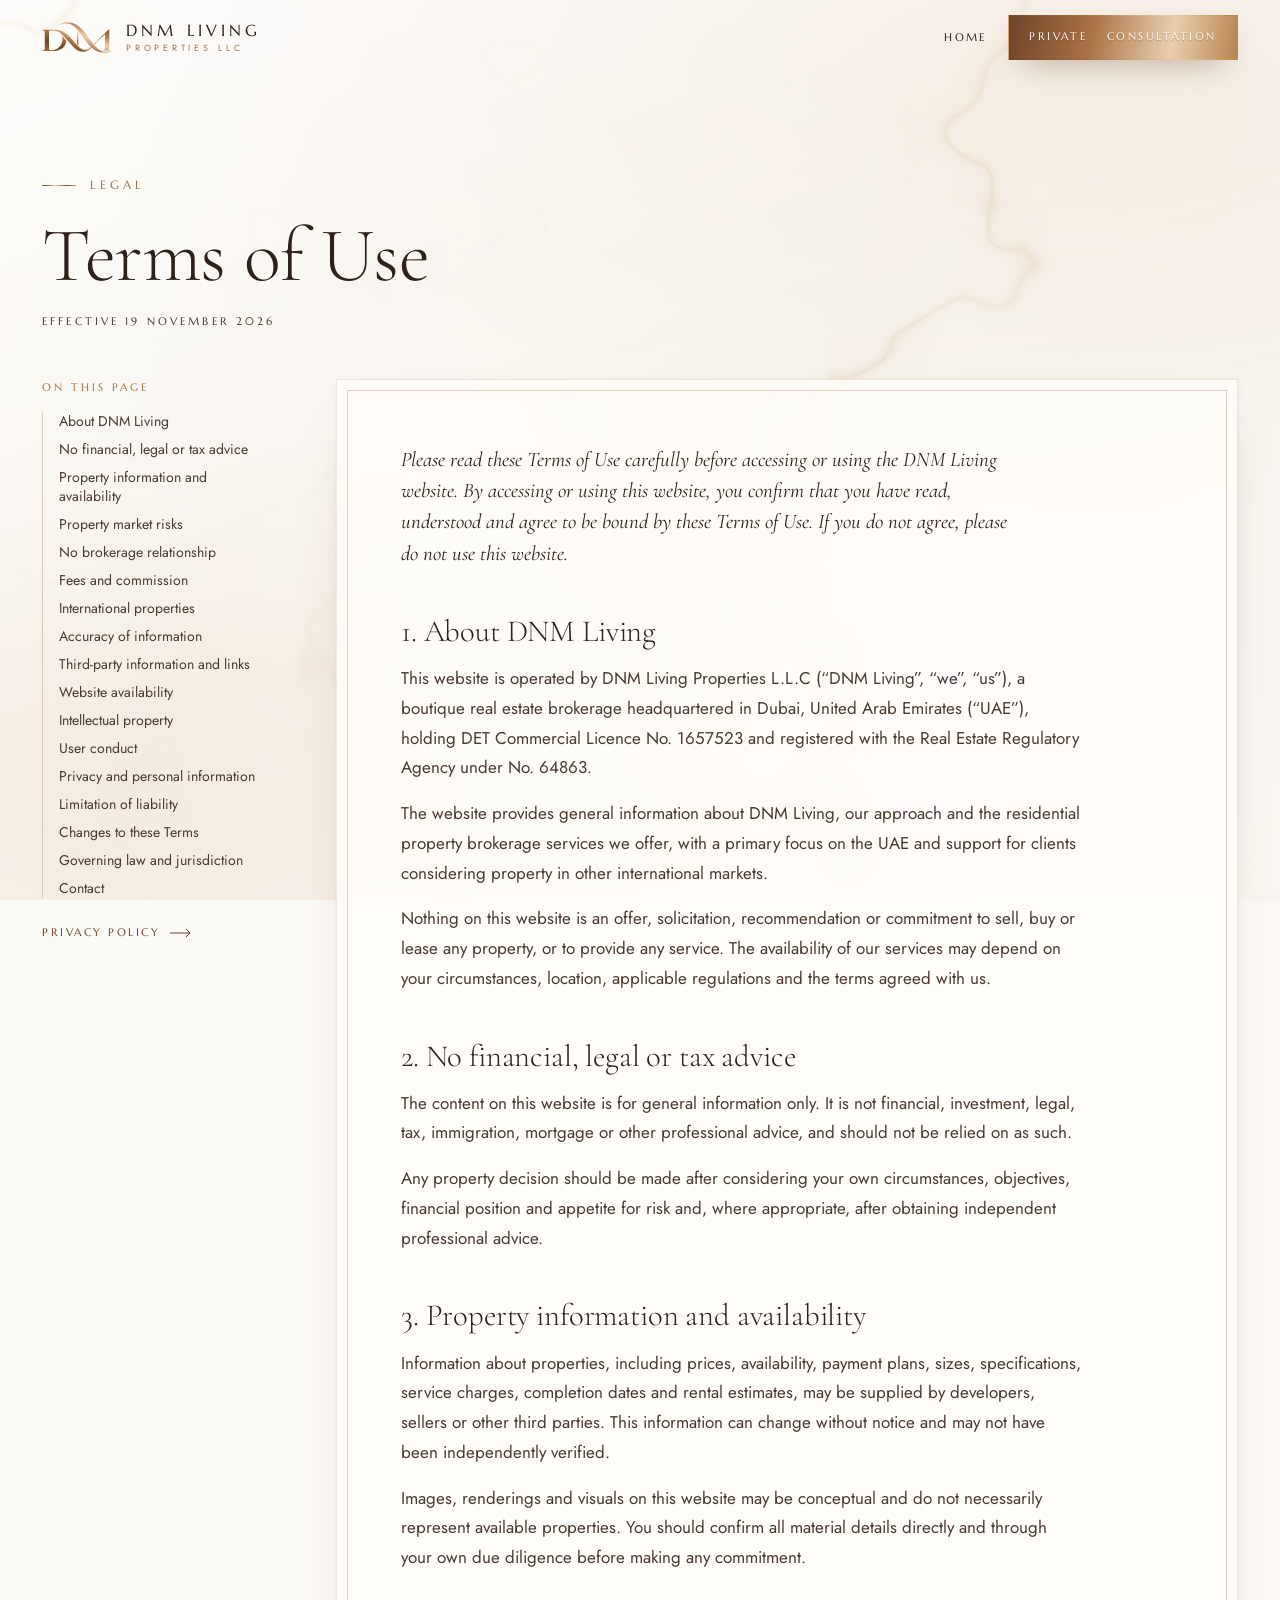
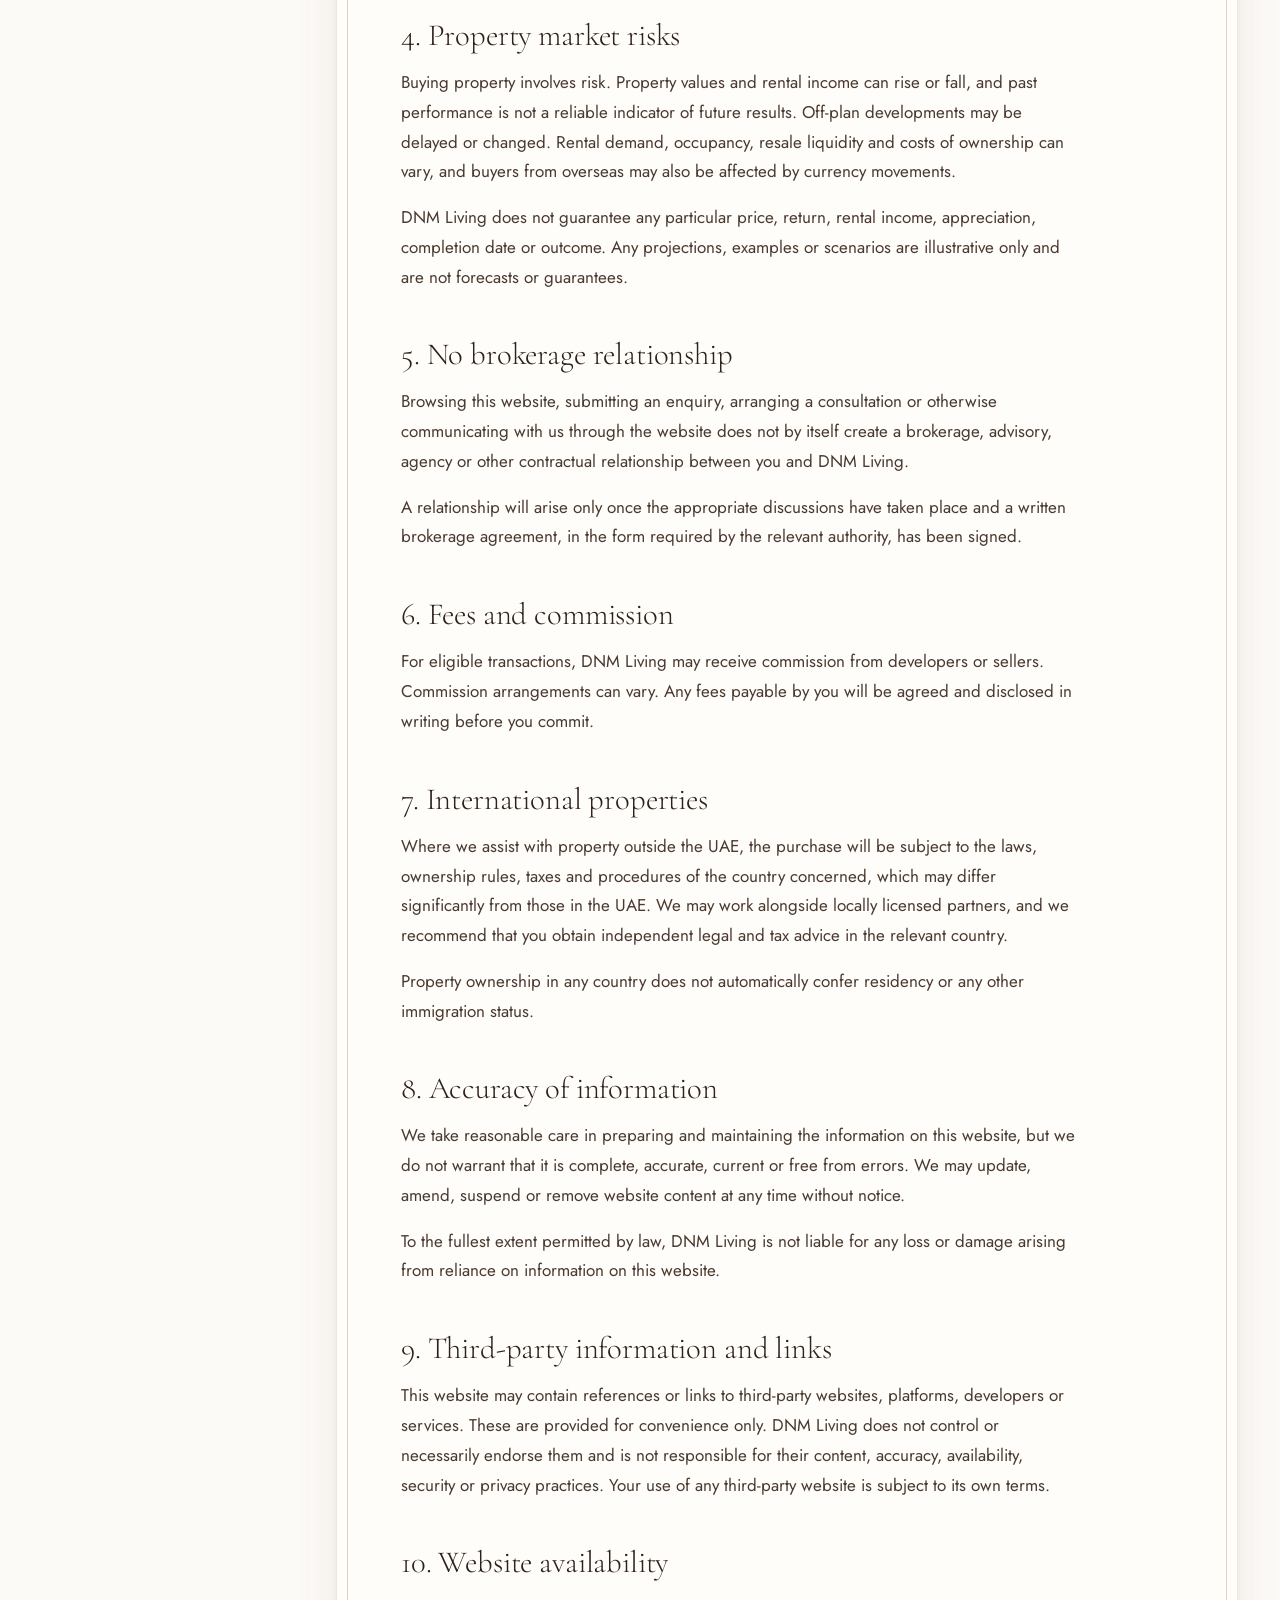
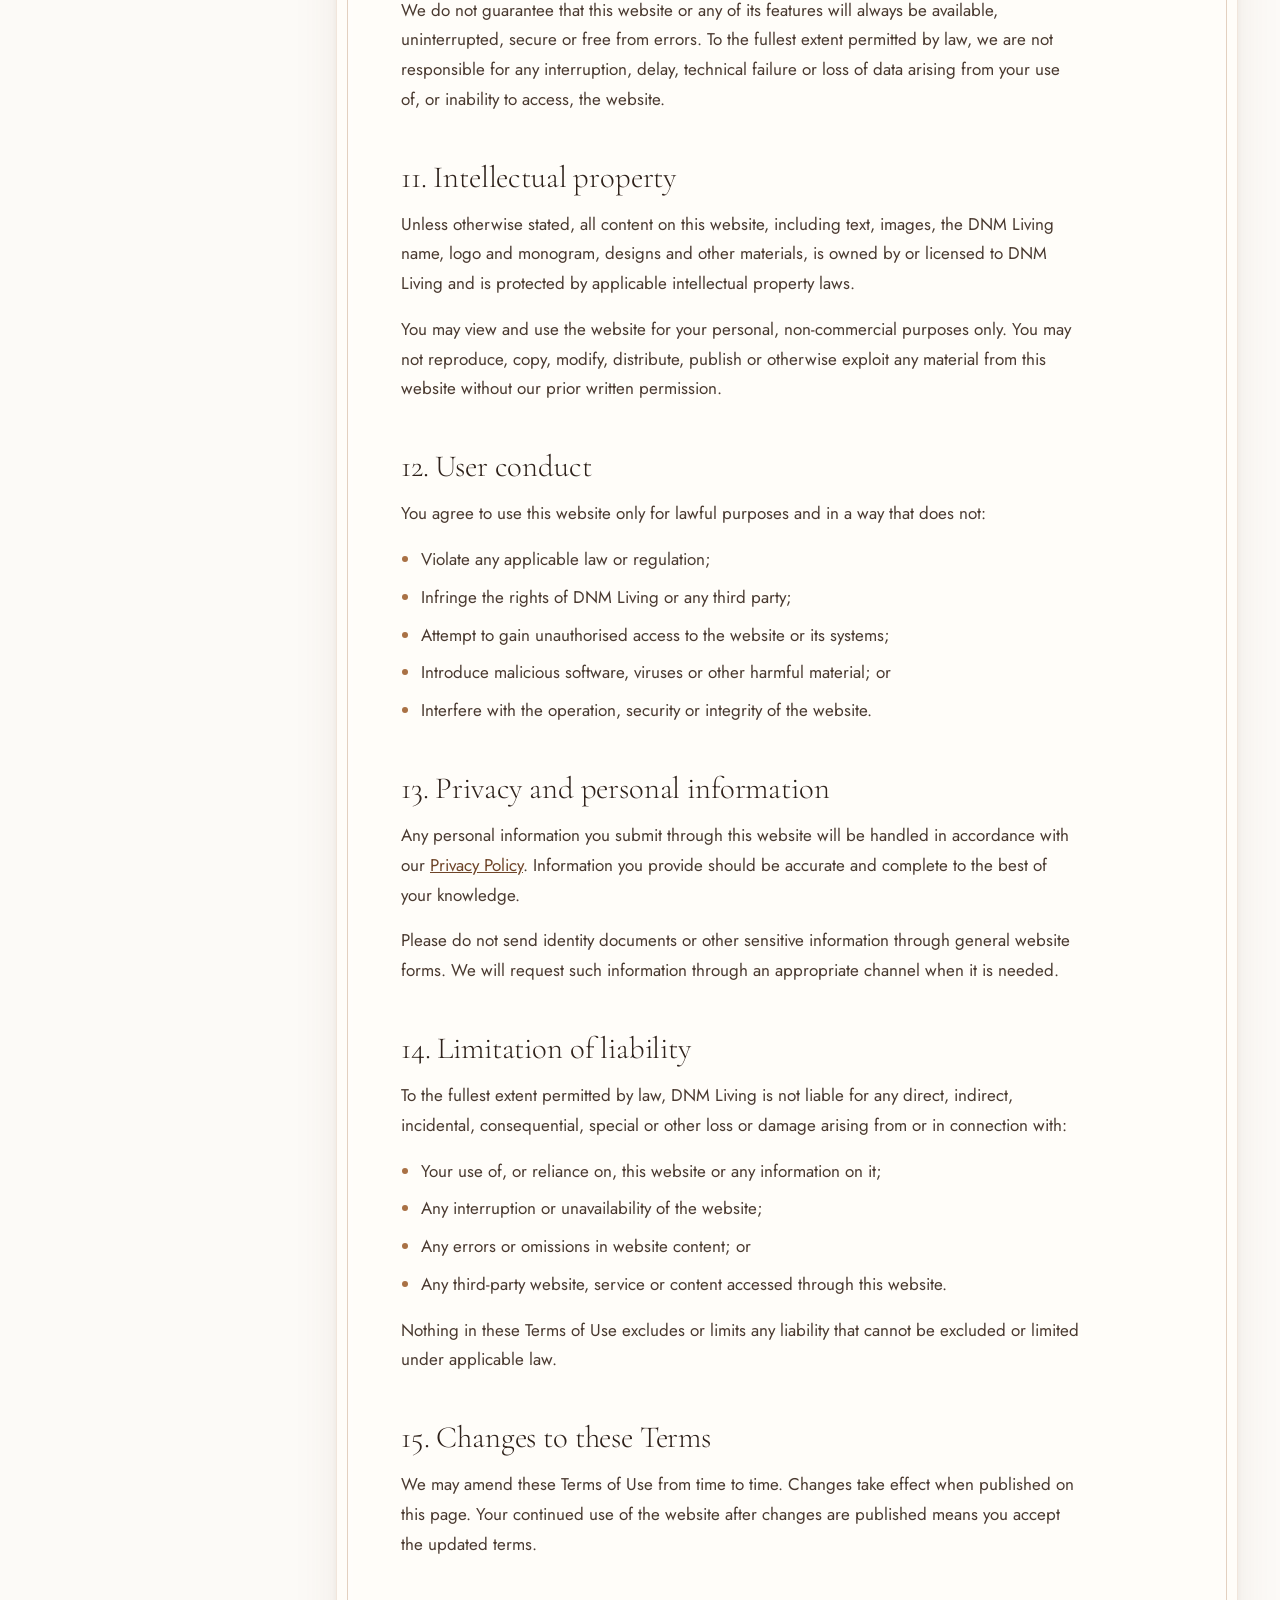
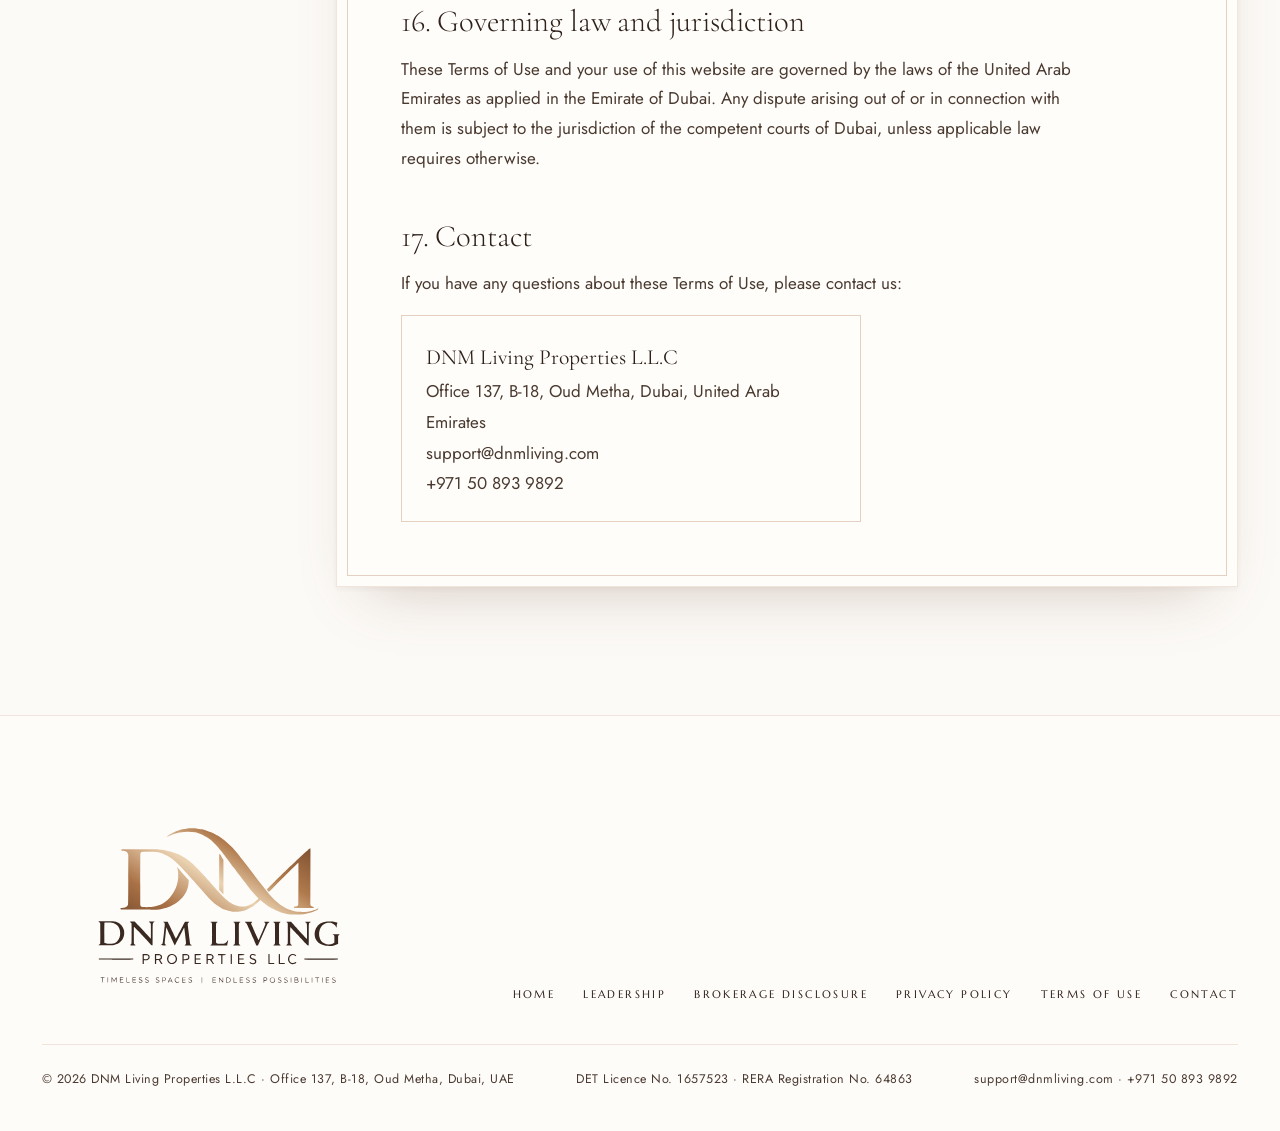
<file: terms.html>
<!doctype html>
<html lang="en">
<head>
<meta charset="utf-8">
<meta name="viewport" content="width=device-width, initial-scale=1, viewport-fit=cover">
<link rel="icon" href="images/dnm-monogram.svg" type="image/svg+xml">
<title>Terms of Use | DNM Living</title>
<meta name="claude:viewport-fit-sides" content="cover">
<meta name="description" content="DNM Living Properties is a boutique real estate brokerage headquartered in Dubai, helping expatriates, international professionals and families buy residential property across the UAE and internationally.">
<link rel="preconnect" href="https://fonts.googleapis.com">
<link rel="preconnect" href="https://fonts.gstatic.com" crossorigin>
<link rel="stylesheet" href="https://fonts.googleapis.com/css2?family=Cormorant+Garamond:ital,wght@0,300;0,400;0,500;1,300;1,400&family=Jost:wght@300;400;500&family=Marcellus&display=swap">
<link rel="stylesheet" href="style.css">

</head>
<body>
<!-- Brand sprite: logo artwork and metallic gradients -->
<svg width="0" height="0" style="position:absolute" aria-hidden="true" focusable="false">
  <defs>
    <linearGradient id="gFoil" x1="0" y1="0" x2="1" y2="1" spreadMethod="reflect">
      <stop offset="0" stop-color="#6E4428"/>
      <stop offset=".18" stop-color="#A97145"/>
      <stop offset=".36" stop-color="#EBD3B2"/>
      <stop offset=".5" stop-color="#B07A4C"/>
      <stop offset=".68" stop-color="#7A4C2D"/>
      <stop offset=".84" stop-color="#D9A877"/>
      <stop offset="1" stop-color="#A97145"/>
      <animateTransform id="foilAnim" attributeName="gradientTransform" type="translate" values="0 0;.6 .6;0 0" dur="14s" begin="indefinite" repeatCount="indefinite"/>
    </linearGradient>
    <linearGradient id="gLine" x1="0" y1="0" x2="1" y2="0">
      <stop offset="0" stop-color="#A97145" stop-opacity="0"/>
      <stop offset=".2" stop-color="#A97145"/>
      <stop offset=".5" stop-color="#E2C49C"/>
      <stop offset=".8" stop-color="#A97145"/>
      <stop offset="1" stop-color="#A97145" stop-opacity="0"/>
    </linearGradient>
    <clipPath id="clipMono"><rect width="3840" height="1254.4"/></clipPath>
    <clipPath id="clipWord"><rect y="1254.4" width="3840" height="1000"/></clipPath>
    <symbol id="mono" viewBox="0 0 2235 975">
      <g transform="translate(0,975) scale(0.1,-0.1)" fill="url(#gFoil)"><path d="M7805 9744 c-96 -5 -286 -23 -365 -35 -154 -23 -207 -31 -245 -39 -22 -5 -67 -14 -100 -20 -33 -6 -76 -15 -95 -20 -19 -5 -57 -14 -85 -21 -141 -33 -553 -172 -685 -231 -25 -11 -70 -32 -100 -45 -243 -109 -535 -268 -718 -390 -127 -86 -126 -85 -118 -119 9 -33 19 -31 148 30 62 29 133 62 158 74 25 11 66 29 92 41 110 49 413 157 563 199 83 24 182 50 230 61 28 7 66 16 85 21 19 5 46 11 60 13 14 3 61 12 105 21 532 108 1235 111 1720 6 75 -16 220 -52 245 -60 14 -4 59 -18 100 -30 82 -25 138 -44 245 -85 259 -99 640 -305 896 -485 20 -14 58 -40 85 -59 293 -207 681 -577 1005 -961 131 -156 283 -342 349 -430 31 -41 245 -316 303 -390 24 -30 101 -131 171 -225 70 -93 149 -199 176 -235 28 -36 111 -148 187 -250 75 -102 164 -221 197 -265 158 -209 278 -369 325 -429 28 -36 93 -120 144 -187 50 -66 134 -175 185 -242 52 -67 145 -189 208 -272 126 -167 332 -437 409 -536 27 -35 95 -125 152 -199 56 -74 151 -198 210 -276 124 -162 131 -170 245 -324 48 -63 116 -153 152 -200 36 -47 97 -125 135 -175 38 -49 96 -121 128 -160 32 -38 87 -106 123 -150 35 -44 67 -82 70 -85 3 -3 62 -70 130 -150 68 -80 226 -248 351 -375 263 -265 249 -223 112 -356 -446 -433 -904 -676 -1453 -770 -131 -23 -512 -16 -650 11 -512 100 -939 329 -1470 789 -89 77 -444 429 -514 510 -27 31 -72 81 -100 111 -28 30 -89 98 -136 150 -47 52 -108 120 -136 150 -47 51 -137 151 -324 361 -41 46 -100 111 -130 144 -30 34 -119 133 -197 222 -79 89 -148 167 -155 175 -19 20 -178 197 -214 238 -31 36 -219 243 -541 595 -10 11 -36 41 -57 65 -22 25 -85 94 -140 155 -56 60 -121 132 -146 160 -244 272 -742 780 -935 954 -159 142 -261 226 -493 400 -88 66 -398 276 -482 326 -30 18 -84 50 -120 72 -58 35 -136 78 -345 187 -33 18 -89 44 -124 60 -35 16 -105 47 -155 71 -50 23 -127 56 -171 72 -44 17 -111 43 -150 58 -75 29 -360 124 -435 145 -25 7 -56 16 -70 20 -349 109 -833 193 -1365 237 -192 16 -382 17 -2175 14 -1314 -2 -1969 -6 -1977 -13 -15 -12 -17 -101 -3 -127 8 -15 31 -21 127 -30 186 -19 261 -36 369 -86 153 -71 254 -223 270 -404 3 -36 1 -1292 -5 -2791 -8 -2440 -11 -2731 -25 -2785 -24 -91 -53 -139 -120 -204 -124 -118 -297 -175 -579 -188 -157 -7 -167 -12 -167 -90 0 -75 -45 -70 677 -77 356 -4 1163 -14 1793 -22 1509 -21 1716 -14 2189 81 154 31 249 54 456 110 96 26 415 136 490 170 531 237 858 450 1180 770 580 577 876 1200 925 1945 19 284 23 265 -76 361 -84 82 -476 524 -779 879 -338 397 -396 460 -420 460 -20 0 -19 -19 6 -110 25 -96 44 -192 59 -305 6 -49 16 -121 22 -160 15 -94 14 -541 -1 -685 -15 -147 -39 -305 -62 -407 -36 -167 -49 -220 -72 -293 -39 -129 -88 -274 -107 -315 -10 -23 -29 -66 -40 -96 -136 -344 -379 -732 -663 -1055 -325 -371 -722 -662 -1122 -823 -11 -5 -31 -13 -45 -19 -198 -82 -507 -161 -770 -196 -369 -49 -1123 -43 -1234 9 -48 23 -102 78 -122 125 -9 19 -21 44 -27 55 -15 27 -11 5772 5 5825 30 106 125 181 249 200 112 16 1057 17 1244 1 471 -40 901 -135 1183 -263 34 -15 65 -28 67 -28 11 0 226 -107 300 -150 44 -25 87 -49 95 -52 18 -7 346 -226 398 -267 21 -15 64 -48 97 -72 328 -241 836 -732 1369 -1323 65 -72 137 -151 160 -176 22 -25 70 -79 106 -120 35 -41 87 -100 115 -130 115 -127 143 -159 205 -230 36 -41 67 -77 70 -80 3 -3 39 -43 80 -90 125 -142 133 -151 240 -270 169 -188 262 -292 316 -350 53 -58 64 -70 214 -240 51 -58 107 -121 124 -140 17 -19 60 -69 96 -110 36 -41 67 -77 70 -80 3 -3 39 -43 80 -90 41 -47 77 -87 80 -90 3 -3 66 -75 140 -160 74 -85 151 -173 171 -195 20 -22 76 -85 124 -140 384 -438 862 -901 1165 -1131 273 -207 611 -409 835 -498 39 -15 84 -34 100 -41 102 -44 264 -97 434 -141 120 -31 178 -43 361 -75 206 -36 652 -52 813 -29 40 6 106 15 147 21 204 28 424 83 615 153 130 48 117 42 290 127 130 63 190 96 350 189 126 73 262 164 375 250 19 15 89 68 155 118 66 50 134 104 150 119 17 15 77 71 135 123 57 52 130 121 162 153 31 31 60 57 64 57 5 0 109 -85 204 -167 81 -70 330 -264 415 -323 55 -39 163 -115 240 -170 77 -54 193 -130 259 -167 65 -37 137 -79 160 -92 22 -13 57 -33 76 -44 45 -26 312 -159 370 -185 313 -138 564 -231 815 -301 139 -39 169 -47 225 -60 25 -5 65 -14 90 -20 136 -30 146 -32 330 -60 187 -29 517 -51 755 -51 374 0 927 49 1245 110 25 5 74 14 110 20 36 6 85 16 110 21 25 6 65 15 90 20 101 23 136 31 160 39 14 4 45 13 70 20 289 81 820 338 820 397 0 60 -15 64 -97 27 -32 -14 -71 -32 -88 -40 -72 -32 -302 -112 -415 -144 -25 -7 -56 -16 -70 -21 -316 -106 -1009 -175 -1395 -139 -396 38 -525 58 -794 127 -121 30 -376 110 -426 132 -11 5 -36 15 -55 22 -86 31 -415 189 -505 242 -27 17 -63 38 -80 47 -436 251 -883 628 -1345 1135 -119 131 -470 547 -670 795 -47 58 -88 107 -91 110 -7 6 -428 534 -489 613 -101 131 -309 405 -462 607 -90 118 -168 222 -175 230 -21 25 -167 215 -358 465 -36 47 -93 122 -128 168 -35 45 -160 210 -278 367 -198 262 -294 388 -437 575 -30 39 -101 131 -158 205 -271 353 -562 716 -814 1014 -481 570 -1152 1183 -1693 1545 -175 117 -249 164 -402 251 -19 11 -51 29 -70 40 -94 53 -117 66 -205 110 -94 48 -197 97 -295 140 -27 12 -68 30 -90 40 -150 67 -395 157 -575 210 -41 12 -86 26 -100 31 -24 8 -84 24 -252 68 -40 10 -102 24 -138 30 -36 7 -83 16 -105 21 -78 17 -232 41 -385 59 -47 6 -123 16 -170 21 -86 11 -606 21 -735 14z M21348 7443 c-18 -15 -35 -30 -38 -33 -3 -3 -70 -60 -150 -127 -80 -66 -188 -160 -240 -209 -232 -213 -505 -469 -765 -713 -154 -146 -311 -294 -350 -330 -38 -36 -117 -110 -175 -165 -58 -56 -139 -132 -180 -170 -41 -39 -131 -124 -200 -190 -153 -147 -292 -281 -605 -581 -278 -266 -436 -419 -770 -745 -132 -129 -330 -323 -440 -430 -476 -465 -895 -885 -895 -898 0 -15 22 -45 73 -102 18 -19 61 -70 97 -112 35 -43 67 -78 70 -78 4 0 254 251 556 557 684 695 1845 1858 2145 2149 408 396 616 594 627 594 16 0 4 -4683 -12 -4733 -42 -130 -156 -192 -385 -212 -87 -7 -103 -22 -99 -94 l3 -56 80 -7 c44 -3 542 -10 1107 -14 1027 -7 1027 -7 1039 19 7 15 9 43 5 70 -8 50 -34 67 -103 67 -97 0 -195 51 -238 124 -53 90 -57 132 -51 466 3 168 9 1582 13 3143 l6 2837 -46 0 c-35 0 -53 -6 -79 -27z M11202 6830 c-12 -5 -27 -21 -32 -35 -6 -15 -9 -780 -10 -2023 l0 -1998 168 -170 c93 -93 194 -204 226 -247 31 -42 61 -77 67 -77 30 0 31 71 26 1983 l-5 1928 -58 87 c-65 98 -102 159 -175 290 -12 20 -25 42 -29 47 -4 6 -17 27 -29 48 -12 20 -31 54 -43 75 -11 20 -27 48 -34 61 -21 39 -35 45 -72 31z"/></g>
    </symbol>
    <symbol id="logo" viewBox="0 0 3840 2240">
      <g clip-path="url(#clipMono)"><g transform="translate(0,2240) scale(0.1,-0.1)" fill="url(#gFoil)"><path id="logoPath" d="M16655 19764 c-96 -5 -286 -23 -365 -35 -154 -23 -207 -31 -245 -39 -22 -5 -67 -14 -100 -20 -33 -6 -76 -15 -95 -20 -19 -5 -57 -14 -85 -21 -141 -33 -553 -172 -685 -231 -25 -11 -70 -32 -100 -45 -243 -109 -535 -268 -718 -390 -127 -86 -126 -85 -118 -119 9 -33 19 -31 148 30 62 29 133 62 158 74 25 11 66 29 92 41 110 49 413 157 563 199 83 24 182 50 230 61 28 7 66 16 85 21 19 5 46 11 60 13 14 3 61 12 105 21 532 108 1235 111 1720 6 75 -16 220 -52 245 -60 14 -4 59 -18 100 -30 82 -25 138 -44 245 -85 259 -99 640 -305 896 -485 20 -14 58 -40 85 -59 293 -207 681 -577 1005 -961 131 -156 283 -342 349 -430 31 -41 245 -316 303 -390 24 -30 101 -131 171 -225 70 -93 149 -199 176 -235 28 -36 111 -148 187 -250 75 -102 164 -221 197 -265 158 -209 278 -369 325 -429 28 -36 93 -120 144 -187 50 -66 134 -175 185 -242 52 -67 145 -189 208 -272 126 -167 332 -437 409 -536 27 -35 95 -125 152 -199 56 -74 151 -198 210 -276 124 -162 131 -170 245 -324 48 -63 116 -153 152 -200 36 -47 97 -125 135 -175 38 -49 96 -121 128 -160 32 -38 87 -106 123 -150 35 -44 67 -82 70 -85 3 -3 62 -70 130 -150 68 -80 226 -248 351 -375 263 -265 249 -223 112 -356 -446 -433 -904 -676 -1453 -770 -131 -23 -512 -16 -650 11 -512 100 -939 329 -1470 789 -89 77 -444 429 -514 510 -27 31 -72 81 -100 111 -28 30 -89 98 -136 150 -47 52 -108 120 -136 150 -47 51 -137 151 -324 361 -41 46 -100 111 -130 144 -30 34 -119 133 -197 222 -79 89 -148 167 -155 175 -19 20 -178 197 -214 238 -31 36 -219 243 -541 595 -10 11 -36 41 -57 65 -22 25 -85 94 -140 155 -56 60 -121 132 -146 160 -244 272 -742 780 -935 954 -159 142 -261 226 -493 400 -88 66 -398 276 -482 326 -30 18 -84 50 -120 72 -58 35 -136 78 -345 187 -33 18 -89 44 -124 60 -35 16 -105 47 -155 71 -50 23 -127 56 -171 72 -44 17 -111 43 -150 58 -75 29 -360 124 -435 145 -25 7 -56 16 -70 20 -349 109 -833 193 -1365 237 -192 16 -382 17 -2175 14 -1314 -2 -1969 -6 -1977 -13 -15 -12 -17 -101 -3 -127 8 -15 31 -21 127 -30 186 -19 261 -36 369 -86 153 -71 254 -223 270 -404 3 -36 1 -1292 -5 -2791 -8 -2440 -11 -2731 -25 -2785 -24 -91 -53 -139 -120 -204 -124 -118 -297 -175 -579 -188 -157 -7 -167 -12 -167 -90 0 -75 -45 -70 677 -77 356 -4 1163 -14 1793 -22 1509 -21 1716 -14 2189 81 154 31 249 54 456 110 96 26 415 136 490 170 531 237 858 450 1180 770 580 577 876 1200 925 1945 19 284 23 265 -76 361 -84 82 -476 524 -779 879 -338 397 -396 460 -420 460 -20 0 -19 -19 6 -110 25 -96 44 -192 59 -305 6 -49 16 -121 22 -160 15 -94 14 -541 -1 -685 -15 -147 -39 -305 -62 -407 -36 -167 -49 -220 -72 -293 -39 -129 -88 -274 -107 -315 -10 -23 -29 -66 -40 -96 -136 -344 -379 -732 -663 -1055 -325 -371 -722 -662 -1122 -823 -11 -5 -31 -13 -45 -19 -198 -82 -507 -161 -770 -196 -369 -49 -1123 -43 -1234 9 -48 23 -102 78 -122 125 -9 19 -21 44 -27 55 -15 27 -11 5772 5 5825 30 106 125 181 249 200 112 16 1057 17 1244 1 471 -40 901 -135 1183 -263 34 -15 65 -28 67 -28 11 0 226 -107 300 -150 44 -25 87 -49 95 -52 18 -7 346 -226 398 -267 21 -15 64 -48 97 -72 328 -241 836 -732 1369 -1323 65 -72 137 -151 160 -176 22 -25 70 -79 106 -120 35 -41 87 -100 115 -130 115 -127 143 -159 205 -230 36 -41 67 -77 70 -80 3 -3 39 -43 80 -90 125 -142 133 -151 240 -270 169 -188 262 -292 316 -350 53 -58 64 -70 214 -240 51 -58 107 -121 124 -140 17 -19 60 -69 96 -110 36 -41 67 -77 70 -80 3 -3 39 -43 80 -90 41 -47 77 -87 80 -90 3 -3 66 -75 140 -160 74 -85 151 -173 171 -195 20 -22 76 -85 124 -140 384 -438 862 -901 1165 -1131 273 -207 611 -409 835 -498 39 -15 84 -34 100 -41 102 -44 264 -97 434 -141 120 -31 178 -43 361 -75 206 -36 652 -52 813 -29 40 6 106 15 147 21 204 28 424 83 615 153 130 48 117 42 290 127 130 63 190 96 350 189 126 73 262 164 375 250 19 15 89 68 155 118 66 50 134 104 150 119 17 15 77 71 135 123 57 52 130 121 162 153 31 31 60 57 64 57 5 0 109 -85 204 -167 81 -70 330 -264 415 -323 55 -39 163 -115 240 -170 77 -54 193 -130 259 -167 65 -37 137 -79 160 -92 22 -13 57 -33 76 -44 45 -26 312 -159 370 -185 313 -138 564 -231 815 -301 139 -39 169 -47 225 -60 25 -5 65 -14 90 -20 136 -30 146 -32 330 -60 187 -29 517 -51 755 -51 374 0 927 49 1245 110 25 5 74 14 110 20 36 6 85 16 110 21 25 6 65 15 90 20 101 23 136 31 160 39 14 4 45 13 70 20 289 81 820 338 820 397 0 60 -15 64 -97 27 -32 -14 -71 -32 -88 -40 -72 -32 -302 -112 -415 -144 -25 -7 -56 -16 -70 -21 -316 -106 -1009 -175 -1395 -139 -396 38 -525 58 -794 127 -121 30 -376 110 -426 132 -11 5 -36 15 -55 22 -86 31 -415 189 -505 242 -27 17 -63 38 -80 47 -436 251 -883 628 -1345 1135 -119 131 -470 547 -670 795 -47 58 -88 107 -91 110 -7 6 -428 534 -489 613 -101 131 -309 405 -462 607 -90 118 -168 222 -175 230 -21 25 -167 215 -358 465 -36 47 -93 122 -128 168 -35 45 -160 210 -278 367 -198 262 -294 388 -437 575 -30 39 -101 131 -158 205 -271 353 -562 716 -814 1014 -481 570 -1152 1183 -1693 1545 -175 117 -249 164 -402 251 -19 11 -51 29 -70 40 -94 53 -117 66 -205 110 -94 48 -197 97 -295 140 -27 12 -68 30 -90 40 -150 67 -395 157 -575 210 -41 12 -86 26 -100 31 -24 8 -84 24 -252 68 -40 10 -102 24 -138 30 -36 7 -83 16 -105 21 -78 17 -232 41 -385 59 -47 6 -123 16 -170 21 -86 11 -606 21 -735 14z M30198 17463 c-18 -15 -35 -30 -38 -33 -3 -3 -70 -60 -150 -127 -80 -66 -188 -160 -240 -209 -232 -213 -505 -469 -765 -713 -154 -146 -311 -294 -350 -330 -38 -36 -117 -110 -175 -165 -58 -56 -139 -132 -180 -170 -41 -39 -131 -124 -200 -190 -153 -147 -292 -281 -605 -581 -278 -266 -436 -419 -770 -745 -132 -129 -330 -323 -440 -430 -476 -465 -895 -885 -895 -898 0 -15 22 -45 73 -102 18 -19 61 -70 97 -112 35 -43 67 -78 70 -78 4 0 254 251 556 557 684 695 1845 1858 2145 2149 408 396 616 594 627 594 16 0 4 -4683 -12 -4733 -42 -130 -156 -192 -385 -212 -87 -7 -103 -22 -99 -94 l3 -56 80 -7 c44 -3 542 -10 1107 -14 1027 -7 1027 -7 1039 19 7 15 9 43 5 70 -8 50 -34 67 -103 67 -97 0 -195 51 -238 124 -53 90 -57 132 -51 466 3 168 9 1582 13 3143 l6 2837 -46 0 c-35 0 -53 -6 -79 -27z M20052 16850 c-12 -5 -27 -21 -32 -35 -6 -15 -9 -780 -10 -2023 l0 -1998 168 -170 c93 -93 194 -204 226 -246 31 -43 61 -78 67 -78 30 0 31 71 26 1983 l-5 1928 -58 87 c-65 98 -102 159 -175 290 -12 20 -25 42 -29 47 -4 6 -17 27 -29 48 -12 20 -31 54 -43 75 -11 20 -27 48 -34 61 -21 39 -35 45 -72 31z M6397 9264 c-22 -23 -6 -54 41 -74 60 -27 99 -64 126 -120 21 -45 21 -45 21 -1170 0 -1125 0 -1125 -24 -1174 -25 -49 -95 -106 -131 -106 -24 0 -54 -36 -46 -55 7 -20 1559 -17 1656 3 30 7 82 17 115 23 583 110 1007 523 1111 1084 24 126 24 440 1 548 -99 452 -421 816 -847 956 -101 33 -120 38 -195 51 -38 7 -90 17 -115 23 -52 12 -1701 23 -1713 11z m1458 -159 c275 -40 493 -143 656 -312 120 -123 195 -254 260 -458 54 -165 72 -464 40 -665 -40 -255 -172 -517 -341 -673 -119 -111 -237 -175 -420 -228 -205 -60 -567 -72 -762 -25 -116 27 -227 69 -240 89 -14 22 -10 2267 5 2272 68 25 628 25 802 0z M10205 9232 c-137 -1 -253 -6 -258 -11 -14 -14 2 -49 26 -57 54 -17 104 -63 126 -116 21 -53 21 -53 19 -1153 -3 -866 -6 -1108 -16 -1138 -18 -51 -64 -102 -119 -129 -51 -26 -69 -47 -60 -72 10 -26 634 -20 651 7 16 25 -1 46 -56 65 -63 23 -94 49 -121 102 -22 45 -22 45 -23 983 -1 627 2 939 9 944 11 7 112 -96 486 -492 52 -55 136 -143 185 -195 108 -113 359 -380 436 -465 30 -33 94 -100 141 -150 47 -49 110 -117 140 -150 30 -33 84 -91 120 -130 36 -38 86 -92 110 -120 24 -27 46 -52 49 -55 10 -10 247 -266 285 -307 36 -41 41 -43 95 -43 l57 0 7 1193 c8 1284 7 1257 60 1338 16 24 45 47 80 64 66 32 80 47 71 75 -6 20 -11 20 -313 18 -307 -3 -307 -3 -310 -34 -3 -29 0 -32 45 -49 103 -38 142 -92 162 -225 9 -54 11 -296 9 -850 l-3 -774 -105 109 c-182 190 -313 328 -364 385 -27 30 -93 100 -145 155 -53 55 -127 134 -166 175 -160 172 -394 420 -615 650 -129 135 -277 291 -329 347 -51 56 -98 103 -105 105 -6 2 -123 2 -261 0z M32175 9229 c-590 -74 -995 -317 -1212 -729 -168 -320 -215 -699 -126 -1030 8 -30 17 -65 20 -78 3 -12 9 -25 14 -28 5 -3 9 -13 9 -22 0 -28 99 -214 152 -287 233 -315 570 -500 1033 -566 120 -18 555 -18 655 -1 254 43 439 100 622 191 113 56 113 56 109 91 -11 104 -11 808 0 845 16 58 43 90 93 115 48 23 63 45 45 66 -15 18 -744 21 -754 3 -16 -25 5 -54 46 -67 62 -19 94 -46 120 -100 23 -47 23 -49 21 -422 -3 -436 15 -381 -147 -459 -320 -156 -678 -148 -1003 21 -287 149 -482 420 -542 753 -6 39 -16 92 -21 118 -12 65 -11 345 1 426 72 460 280 770 626 932 123 57 120 56 209 81 96 28 368 33 465 10 272 -66 522 -264 607 -482 16 -40 26 -46 57 -34 14 5 15 18 10 83 -9 102 11 236 47 324 41 98 39 123 -8 137 -182 55 -306 83 -484 110 -78 12 -565 11 -664 -1z M13700 9192 c0 -24 7 -32 39 -46 47 -22 85 -56 108 -99 21 -37 23 -207 5 -337 -11 -74 -21 -170 -42 -385 -6 -60 -15 -146 -20 -190 -5 -44 -14 -132 -20 -195 -6 -63 -15 -149 -20 -190 -5 -41 -14 -120 -20 -175 -6 -55 -15 -129 -20 -165 -5 -36 -14 -105 -20 -155 -6 -49 -15 -121 -20 -160 -5 -38 -15 -110 -21 -160 -24 -192 -57 -253 -163 -304 -54 -26 -66 -36 -66 -55 0 -35 7 -36 315 -36 246 0 284 2 296 16 17 20 3 44 -37 63 -121 56 -138 89 -130 256 3 66 10 158 16 205 5 47 14 126 20 175 5 50 14 137 20 195 6 58 15 146 20 195 4 50 15 158 24 240 9 83 21 200 26 260 6 61 15 144 20 185 5 41 12 110 16 153 6 79 17 96 34 52 13 -34 45 -104 90 -200 21 -44 45 -96 53 -115 9 -19 34 -74 56 -122 68 -146 121 -262 131 -283 5 -11 33 -72 63 -135 30 -63 65 -137 77 -165 23 -50 75 -162 155 -330 23 -49 57 -121 75 -160 18 -38 67 -142 110 -230 42 -88 85 -177 95 -197 25 -54 46 -49 82 20 42 79 198 382 308 597 50 99 110 214 132 255 60 112 150 282 208 395 28 55 68 129 87 165 19 36 73 137 118 225 46 88 99 189 117 225 33 63 53 85 53 58 0 -13 20 -181 46 -393 8 -66 19 -158 24 -205 6 -47 14 -123 20 -170 35 -298 49 -414 60 -525 5 -49 14 -130 20 -180 41 -345 35 -384 -72 -442 -42 -22 -54 -34 -56 -55 -3 -28 -3 -28 392 -28 396 0 396 0 396 30 0 27 -6 33 -52 54 -107 49 -125 88 -152 311 -9 72 -20 164 -26 205 -5 41 -14 118 -20 170 -12 107 -25 213 -40 328 -5 42 -19 154 -30 247 -11 94 -25 206 -31 250 -6 44 -14 112 -19 150 -9 65 -14 103 -40 328 -5 45 -14 127 -21 182 -25 211 -2 293 97 346 37 20 50 33 52 53 3 26 3 26 -235 26 l-238 0 -44 -82 c-23 -46 -91 -177 -150 -293 -60 -115 -119 -230 -133 -255 -67 -120 -91 -166 -161 -300 -41 -80 -83 -161 -94 -180 -11 -19 -39 -71 -63 -115 -23 -44 -46 -84 -50 -90 -4 -5 -33 -59 -65 -120 -81 -155 -143 -270 -174 -324 -15 -25 -38 -67 -51 -93 -27 -52 -32 -55 -49 -34 -12 14 -197 385 -241 481 -12 28 -50 106 -83 175 -150 313 -202 421 -239 500 -22 47 -100 207 -173 355 -72 149 -142 294 -155 323 l-24 52 -248 0 c-248 0 -248 0 -248 -28z M19037 9198 c-7 -26 6 -45 36 -54 41 -12 89 -56 110 -103 22 -46 22 -46 22 -1167 0 -1121 0 -1121 -30 -1170 -24 -38 -45 -57 -93 -82 -56 -30 -63 -37 -60 -60 3 -27 3 -27 838 -30 459 -2 885 0 946 3 l112 7 11 81 c16 110 27 167 68 335 19 79 32 150 29 159 -14 34 -49 8 -97 -72 -151 -252 -280 -310 -714 -321 -396 -10 -542 39 -560 188 -3 29 -5 512 -3 1073 3 1021 3 1021 29 1070 20 41 36 55 82 79 49 25 57 33 57 58 0 28 0 28 -389 28 -389 0 -389 0 -394 -22z M21627 9213 c-20 -19 -6 -55 27 -68 75 -31 115 -83 135 -175 15 -66 15 -2092 0 -2179 -18 -104 -50 -147 -136 -180 -42 -17 -56 -35 -48 -61 6 -20 12 -20 389 -20 323 0 385 2 396 15 19 23 2 49 -50 73 -28 13 -63 40 -78 60 -27 35 -27 35 -27 1182 0 1100 1 1147 19 1187 17 39 37 57 119 107 20 12 27 24 25 39 -3 22 -3 22 -384 25 -209 1 -383 -1 -387 -5z M22927 9213 c-24 -23 -6 -61 36 -77 82 -31 144 -113 225 -296 11 -25 38 -83 60 -130 21 -47 54 -119 72 -160 18 -41 43 -99 56 -127 13 -29 35 -77 48 -105 13 -29 38 -87 56 -128 29 -68 45 -104 85 -195 8 -16 32 -70 54 -118 23 -49 41 -91 41 -93 0 -2 11 -28 25 -59 14 -30 36 -80 50 -110 14 -31 25 -58 25 -60 0 -2 11 -28 24 -57 13 -29 38 -87 56 -128 32 -75 53 -121 89 -202 10 -24 40 -92 66 -153 70 -167 75 -178 145 -334 l65 -146 94 0 c93 0 93 0 113 49 10 27 27 67 37 90 10 22 33 75 51 116 33 76 50 115 90 205 12 28 31 69 41 93 65 145 82 183 138 305 17 37 31 70 31 72 0 2 11 28 24 57 13 29 34 76 46 103 12 28 37 82 56 122 19 40 34 75 34 77 0 5 12 32 76 174 14 31 53 118 86 192 64 146 72 165 112 253 14 32 26 59 26 61 0 2 20 46 44 98 43 93 67 145 107 236 46 104 54 119 85 169 39 62 78 98 136 127 36 18 43 26 43 51 0 30 0 30 -295 27 -295 -2 -295 -2 -298 -32 -3 -25 1 -30 25 -36 128 -32 154 -141 77 -329 -39 -97 -142 -339 -179 -420 -12 -28 -30 -73 -40 -100 -9 -28 -32 -83 -51 -123 -19 -41 -34 -75 -34 -78 0 -2 -11 -27 -24 -56 -13 -29 -33 -74 -45 -100 -11 -27 -31 -69 -42 -95 -23 -53 -59 -131 -94 -208 -13 -28 -33 -75 -45 -105 -12 -30 -34 -82 -49 -115 -15 -33 -49 -108 -76 -167 -47 -108 -60 -124 -72 -90 -10 28 -43 102 -83 187 -21 44 -45 96 -53 115 -9 19 -37 80 -62 135 -50 106 -75 161 -130 290 -10 22 -30 67 -45 100 -49 106 -80 175 -80 180 0 2 -11 28 -24 57 -13 29 -47 107 -76 173 -50 114 -65 150 -109 248 -133 301 -151 346 -151 381 0 43 28 84 75 110 32 19 40 28 40 52 0 29 0 29 -401 32 -220 1 -403 -1 -407 -5z M26248 9213 c-108 -4 -108 -4 -108 -32 0 -24 6 -31 45 -45 51 -20 98 -69 117 -123 17 -50 24 -2120 8 -2226 -14 -89 -44 -133 -117 -173 -46 -25 -58 -36 -58 -55 0 -24 0 -24 397 -27 389 -2 397 -2 403 18 9 28 -1 39 -51 61 -52 23 -90 67 -104 119 -7 26 -9 403 -8 1157 3 1118 3 1118 25 1160 21 38 56 70 108 99 11 6 21 22 23 36 3 23 -1 26 -50 31 -51 7 -411 6 -630 0z M27863 9212 c-243 -2 -243 -2 -243 -30 0 -22 9 -32 47 -52 34 -18 55 -38 73 -70 25 -45 25 -45 25 -1175 0 -1039 -1 -1133 -17 -1165 -21 -44 -56 -78 -116 -111 -35 -19 -48 -32 -50 -52 -3 -27 -3 -27 317 -27 321 0 321 0 321 28 0 25 -8 33 -57 58 -69 35 -113 92 -124 161 -16 95 -11 1833 5 1833 8 0 16 -4 18 -9 2 -5 37 -45 78 -88 41 -43 122 -130 180 -193 58 -63 146 -158 196 -210 49 -52 117 -124 150 -160 32 -36 100 -108 150 -160 49 -52 121 -129 160 -170 38 -41 71 -77 74 -80 3 -3 32 -34 64 -70 33 -36 101 -108 150 -160 50 -53 115 -122 145 -155 30 -33 89 -96 130 -140 42 -44 141 -150 221 -235 80 -85 163 -174 185 -198 42 -45 102 -62 160 -48 23 6 23 6 28 1208 4 1288 2 1236 54 1320 16 26 41 45 88 68 53 25 65 35 65 55 0 32 17 30 -320 27 -300 -3 -300 -3 -300 -30 0 -23 8 -31 60 -55 107 -51 127 -91 140 -287 13 -196 21 -1580 9 -1580 -5 0 -49 42 -97 93 -48 50 -136 144 -197 207 -127 133 -197 208 -385 410 -74 80 -162 174 -196 210 -33 36 -87 94 -120 130 -32 36 -61 67 -64 70 -3 3 -39 43 -80 90 -41 47 -98 110 -126 140 -28 30 -69 75 -90 100 -21 25 -41 47 -44 50 -3 3 -39 43 -80 90 -41 47 -82 92 -90 100 -8 8 -44 49 -80 90 -100 115 -144 161 -160 168 -8 4 -124 6 -257 4z M14583 5565 c-239 -47 -409 -217 -452 -449 -55 -299 110 -576 393 -664 71 -22 254 -21 325 1 309 97 473 407 379 717 -84 277 -367 450 -645 395z m163 -115 c350 -62 483 -500 232 -766 -83 -88 -168 -124 -293 -124 -167 0 -302 83 -372 230 -159 333 94 719 433 660z M23733 5560 c-194 -41 -315 -219 -258 -380 35 -100 122 -168 274 -216 251 -78 315 -126 314 -235 -2 -196 -276 -255 -495 -107 -70 47 -67 47 -107 -3 -40 -49 -36 -55 66 -115 121 -71 236 -95 362 -77 205 30 312 135 314 308 2 167 -71 240 -323 325 -189 64 -224 82 -259 140 -43 72 -13 170 67 218 88 51 239 38 339 -30 23 -15 46 -28 51 -28 10 0 87 89 81 94 -115 90 -294 134 -426 106z M28250 5561 c-169 -25 -336 -148 -407 -301 -154 -332 -16 -692 312 -808 175 -63 422 -16 548 103 34 33 34 33 -8 78 -42 45 -35 44 -92 3 -236 -167 -512 -102 -630 149 -36 78 -37 83 -37 200 -1 128 14 185 71 278 124 199 407 244 595 96 l40 -32 41 42 42 42 -35 30 c-118 100 -277 143 -440 120z M11365 5548 c-3 -7 -4 -256 -3 -553 l3 -540 67 -3 68 -3 2 208 3 208 195 6 c169 5 201 9 243 27 158 70 219 162 218 328 -1 163 -83 269 -250 320 -63 19 -539 20 -546 2z m515 -119 c191 -61 199 -333 12 -416 -51 -22 -370 -32 -383 -12 -12 19 -11 423 0 435 14 13 326 7 371 -7z M12754 5547 c-2 -7 -3 -256 -2 -553 l3 -539 58 -5 c32 -3 62 -3 67 0 5 3 11 100 12 215 l3 210 131 5 c73 3 138 4 147 2 15 -3 67 -78 158 -230 122 -201 127 -207 198 -210 107 -5 118 -33 -123 336 -72 112 -83 134 -68 138 137 44 214 148 220 297 8 173 -80 285 -260 333 -74 19 -536 20 -544 1z m561 -133 c116 -61 143 -234 51 -332 -62 -66 -133 -84 -321 -80 l-150 3 -3 218 -2 218 192 -3 c173 -3 197 -5 233 -24z M15860 5005 l0 -556 68 3 67 3 5 205 5 205 195 6 c222 6 267 19 353 99 74 67 91 115 91 245 0 130 -18 181 -90 244 -100 88 -160 101 -456 101 l-238 0 0 -555z m532 412 c133 -59 164 -246 60 -354 -58 -59 -114 -73 -298 -73 l-154 0 0 225 0 225 170 0 c156 0 174 -2 222 -23z M17242 5003 l3 -558 344 -3 c386 -3 373 -5 369 67 l-3 46 -288 3 -287 2 0 195 0 195 163 3 c89 1 200 2 247 2 l85 0 0 59 0 58 -247 -1 -248 -2 0 185 0 186 278 2 277 3 3 58 3 57 -351 0 -350 0 2 -557z M18585 5548 c-3 -7 -4 -258 -3 -558 l3 -545 65 0 65 0 3 217 2 217 131 3 c72 2 137 -1 145 -5 7 -4 77 -104 155 -222 l141 -215 74 0 c45 0 74 4 74 10 0 6 -65 108 -145 228 -139 206 -156 242 -120 242 28 0 125 71 151 109 58 88 72 223 34 325 -33 87 -131 166 -238 192 -78 18 -530 20 -537 2z m506 -120 c129 -38 193 -196 126 -310 -54 -93 -131 -120 -339 -116 l-153 3 -3 218 -2 217 166 0 c98 0 183 -5 205 -12z M19880 5500 l0 -60 180 0 180 0 0 -500 0 -501 68 3 67 3 3 498 2 497 180 0 c202 0 196 -2 188 81 l-3 34 -432 3 -433 2 0 -60z M21315 5548 c-3 -7 -4 -258 -3 -558 l3 -545 62 -3 c62 -3 62 -3 68 30 3 18 4 269 3 558 l-3 525 -63 3 c-44 2 -64 -1 -67 -10z M22138 5288 c-2 -150 -2 -402 0 -560 l4 -288 359 0 359 0 0 60 0 60 -287 2 -288 3 -3 192 -2 193 247 2 248 3 0 55 0 55 -246 3 -246 2 -6 76 c-3 41 -3 124 0 184 l6 110 281 2 281 3 0 55 0 55 -351 3 -352 2 -4 -272z M25575 5548 c-3 -7 -4 -258 -3 -558 l3 -545 319 -3 c176 -1 323 1 327 5 4 5 9 31 11 58 l3 50 -265 5 -265 5 -2 485 c-1 267 -3 491 -3 498 0 8 -19 12 -60 12 -39 0 -62 -4 -65 -12z M26747 5553 c-4 -3 -7 -255 -7 -560 l0 -553 338 2 337 3 0 55 0 55 -267 3 -268 2 0 488 c0 366 -3 491 -12 500 -13 13 -110 17 -121 5z M7115 5071 l-690 -6 -5 -48 c-3 -26 -3 -51 0 -56 3 -4 293 -11 645 -15 352 -4 762 -11 910 -16 149 -5 421 -7 605 -4 184 2 644 7 1023 10 539 6 689 10 698 20 5 7 9 32 7 56 l-3 43 -460 6 c-855 12 -2036 16 -2730 10z M30476 5063 c-605 -2 -833 -6 -843 -15 -9 -7 -13 -27 -11 -57 l3 -46 465 -9 c595 -12 2165 -13 2823 -2 l507 9 0 53 c0 37 -4 54 -15 58 -8 3 -309 6 -668 6 -358 0 -827 1 -1042 3 -214 2 -763 2 -1219 0z M18051 2951 c-8 -5 -11 -94 -9 -342 3 -326 3 -334 23 -334 20 0 20 8 23 336 2 347 1 363 -37 340z M6617 2927 c-11 -28 10 -36 98 -39 l90 -3 3 -261 c2 -276 8 -307 47 -274 12 10 15 57 17 274 l3 261 95 5 c87 5 95 7 95 25 0 19 -8 20 -221 23 -180 2 -223 0 -227 -11z M7417 2933 c-4 -3 -7 -136 -7 -295 0 -288 0 -288 23 -288 24 0 24 0 30 240 7 280 2 350 -23 350 -9 0 -20 -3 -23 -7z M7867 2933 c-4 -3 -7 -136 -7 -294 0 -301 1 -309 43 -287 17 9 18 26 16 229 -1 121 1 222 4 225 5 6 42 -54 138 -223 12 -21 35 -57 51 -81 39 -56 38 -57 134 113 56 101 117 196 121 191 3 -3 5 -104 4 -224 -2 -190 0 -220 14 -232 31 -26 35 5 41 286 5 247 3 282 -10 293 -21 18 -34 7 -87 -77 -23 -37 -61 -96 -83 -132 -23 -36 -53 -86 -66 -112 -32 -61 -38 -60 -78 10 -58 102 -84 146 -111 187 -15 22 -40 61 -55 88 -25 43 -51 59 -69 40z M8807 2934 c-4 -4 -7 -137 -7 -295 0 -252 2 -288 16 -293 24 -9 357 -7 372 3 8 5 12 17 10 27 -3 18 -16 19 -171 22 l-167 2 0 110 0 109 142 3 c131 3 143 5 146 22 6 30 -16 36 -156 36 l-133 0 3 103 3 102 160 5 c152 5 160 6 160 25 0 19 -8 20 -186 23 -102 1 -188 -1 -192 -4z M9555 2918 c-3 -13 -4 -147 -3 -298 l3 -275 180 0 c180 0 180 0 180 25 0 25 0 25 -155 30 l-155 5 -1 135 c-1 74 -2 195 -3 268 -1 125 -2 132 -21 132 -12 0 -22 -9 -25 -22z M10235 2927 c-3 -7 -4 -140 -3 -297 l3 -285 186 -3 c157 -2 188 0 199 13 30 36 -2 44 -174 47 l-161 3 0 105 0 105 145 5 c132 5 145 7 148 24 6 31 -16 36 -160 36 l-138 0 0 100 0 100 143 1 c78 1 149 1 158 0 26 -3 44 26 29 44 -17 20 -368 22 -375 2z M11017 2910 c-97 -61 -103 -178 -13 -238 22 -16 81 -41 131 -56 107 -34 145 -67 145 -126 0 -57 -69 -110 -142 -110 -34 0 -115 32 -140 55 -31 29 -50 31 -68 10 -16 -20 6 -46 69 -83 39 -23 56 -26 130 -26 111 -1 166 28 197 103 46 111 -14 184 -201 241 -123 38 -159 102 -96 172 43 49 145 49 211 1 41 -31 45 -32 62 -16 18 16 18 17 -4 41 -66 70 -197 85 -281 32z M11758 2927 c-109 -49 -132 -185 -43 -255 14 -11 71 -35 127 -52 119 -38 158 -68 158 -123 0 -110 -173 -151 -282 -66 -42 33 -51 35 -68 14 -16 -20 15 -57 75 -88 64 -34 196 -31 252 6 75 48 100 125 63 197 -26 52 -57 72 -173 110 -114 39 -147 65 -147 119 0 86 105 128 206 82 23 -11 47 -27 52 -38 11 -17 12 -17 32 3 20 19 20 21 3 41 -49 56 -182 82 -255 50z M12956 2920 c-91 -46 -123 -131 -76 -207 26 -43 51 -58 165 -98 117 -40 155 -71 155 -126 0 -108 -185 -144 -293 -58 -36 29 -40 30 -55 15 -38 -38 58 -104 164 -113 143 -11 244 55 244 162 0 81 -50 124 -200 174 -104 35 -140 64 -140 114 0 99 150 140 241 68 26 -22 39 -27 52 -19 25 13 21 31 -12 55 -74 55 -174 68 -245 33z M15203 2921 c-165 -56 -248 -220 -198 -388 60 -201 331 -276 483 -133 26 24 27 33 7 50 -11 9 -21 6 -52 -18 -146 -116 -367 -24 -389 161 -28 238 202 374 397 235 20 -14 49 -4 49 17 0 34 -135 95 -210 94 -19 0 -59 -8 -87 -18z M16675 2928 c-77 -28 -115 -78 -115 -152 0 -77 63 -128 205 -166 124 -33 168 -107 108 -178 -58 -66 -167 -66 -262 -1 -39 27 -45 29 -59 16 -20 -21 -10 -41 37 -72 189 -125 447 19 345 193 -25 43 -102 92 -144 92 -37 0 -127 42 -153 71 -69 75 22 172 140 150 37 -7 56 -17 109 -56 10 -7 18 -5 29 6 56 56 -137 133 -240 97z M23200 2927 c-74 -22 -140 -93 -140 -150 0 -75 54 -122 189 -167 143 -48 181 -90 146 -165 -37 -77 -179 -91 -271 -27 -40 29 -49 32 -61 20 -59 -59 156 -144 268 -107 122 41 173 175 95 252 -32 32 -112 77 -139 77 -62 0 -167 70 -167 112 0 98 140 141 241 73 42 -27 67 -27 77 3 5 15 -64 59 -123 77 -57 17 -66 17 -115 2z M23932 2927 c-98 -27 -158 -115 -133 -197 16 -53 56 -81 175 -121 145 -49 190 -106 140 -177 -48 -69 -217 -71 -278 -3 -23 25 -39 27 -56 6 -32 -38 101 -115 198 -115 167 1 263 142 176 257 -23 30 -116 83 -147 83 -50 1 -150 62 -159 98 -8 30 18 80 54 102 56 34 130 25 201 -23 27 -18 30 -19 45 -3 31 32 -40 79 -148 100 -14 2 -44 -1 -68 -7z M26770 2920 c-90 -31 -132 -98 -116 -185 10 -51 62 -88 178 -126 118 -39 164 -79 154 -132 -21 -106 -194 -135 -289 -48 -22 20 -31 23 -45 15 -31 -20 -25 -41 20 -72 155 -107 368 -39 368 118 0 82 -49 129 -175 169 -144 45 -184 85 -150 151 43 83 140 91 252 20 22 -14 53 -2 53 21 0 15 -73 58 -125 74 -60 18 -57 18 -125 -5z M13598 2924 c-5 -4 -8 -137 -8 -296 0 -288 0 -288 25 -288 24 0 24 0 27 113 l3 112 115 6 c121 5 156 16 196 61 73 80 56 208 -34 268 -34 22 -48 25 -177 28 -77 2 -143 1 -147 -4z m265 -59 c60 -25 77 -51 77 -115 0 -61 -22 -92 -83 -118 -37 -16 -189 -16 -205 0 -13 13 -18 229 -5 241 13 14 180 7 216 -8z M14434 2853 c-19 -43 -39 -87 -44 -98 -24 -58 -45 -106 -70 -160 -34 -73 -100 -236 -100 -247 0 -4 11 -8 25 -8 21 0 30 12 62 80 l37 80 143 0 c143 0 143 0 156 -32 44 -104 60 -128 81 -128 28 0 39 10 28 24 -5 6 -19 38 -32 71 -13 33 -36 88 -52 123 -15 34 -28 65 -28 67 0 2 -13 33 -28 67 -16 35 -37 83 -48 108 -67 157 -81 162 -130 53z m114 -146 c28 -73 52 -138 52 -145 0 -9 -31 -12 -115 -12 -85 0 -115 3 -115 13 0 6 22 64 49 127 27 63 51 123 54 133 12 33 22 16 75 -116z M15855 2921 c-11 -18 -2 -580 9 -583 6 -2 93 -2 194 0 182 3 183 3 180 25 -3 21 -8 22 -163 27 l-160 5 0 110 0 110 132 0 c135 0 162 7 150 39 -5 14 -29 16 -147 16 l-141 0 3 103 3 102 155 3 c154 3 175 8 163 39 -6 15 -368 20 -378 4z M25955 2924 c-74 -19 -148 -76 -188 -146 -145 -258 116 -549 386 -430 232 103 231 441 -2 552 -43 21 -154 34 -196 24z m171 -68 c191 -89 189 -381 -3 -461 -48 -20 -155 -19 -196 1 -112 56 -172 195 -134 307 52 147 199 215 333 153z M27475 2916 c-92 -34 -136 -126 -96 -201 26 -50 48 -63 171 -105 111 -37 150 -67 150 -117 0 -118 -175 -155 -293 -63 -31 25 -57 20 -57 -9 0 -25 70 -74 125 -90 145 -40 285 37 285 157 0 80 -58 132 -194 176 -102 32 -146 65 -146 107 0 89 115 138 210 89 21 -11 41 -24 45 -30 9 -15 45 -12 51 5 23 58 -157 115 -251 81z M32910 2923 c-23 -5 -71 -33 -96 -58 -22 -21 -34 -55 -34 -95 0 -78 39 -118 144 -150 141 -42 196 -81 196 -136 0 -111 -194 -146 -299 -55 -29 25 -35 26 -51 6 -32 -38 101 -115 197 -115 95 0 168 42 199 116 19 45 18 60 -7 110 -24 52 -58 74 -164 109 -136 46 -155 61 -155 128 0 101 166 127 261 42 13 -12 18 -13 33 -2 60 44 -116 123 -224 100z M19270 2625 l0 -295 196 0 c195 0 195 0 192 28 -3 27 -3 27 -155 28 -84 1 -159 4 -168 8 -13 5 -15 23 -13 108 l3 103 145 5 c141 5 145 6 148 28 3 22 3 22 -135 22 -95 0 -143 4 -151 12 -17 17 -16 195 1 201 6 2 76 2 154 -1 146 -5 173 0 173 34 0 11 -36 14 -195 14 l-195 0 0 -295z M19999 2913 c-5 -57 3 -569 9 -575 5 -5 16 -6 25 -2 15 5 17 30 17 230 0 131 4 224 9 224 10 0 51 -51 242 -300 112 -147 131 -166 149 -155 6 4 10 115 10 296 0 289 0 289 -25 289 -25 0 -25 0 -25 -230 0 -134 -4 -230 -9 -230 -5 0 -37 37 -72 83 -221 295 -326 412 -330 370z M20815 2907 c-3 -7 -4 -138 -3 -292 l3 -280 145 0 c192 1 251 29 321 150 33 57 34 220 2 281 -33 61 -87 110 -149 133 -66 25 -311 31 -319 8z m332 -70 c82 -52 126 -163 102 -259 -32 -136 -120 -198 -280 -198 -107 0 -99 -21 -99 244 0 128 3 236 8 240 4 5 57 6 117 4 98 -4 115 -7 152 -31z M21646 2912 c-3 -5 -4 -136 -3 -293 l2 -284 188 -3 c187 -2 187 -2 187 23 0 24 0 24 -157 27 l-158 3 -3 268 c-2 267 -2 267 -27 267 -13 0 -26 -4 -29 -8z M22340 2625 l0 -295 193 2 c184 3 192 4 192 23 0 19 -8 20 -165 25 l-165 5 0 110 0 110 143 3 c142 3 142 3 142 27 0 24 0 24 -142 27 l-143 3 -3 103 -3 102 150 0 c164 0 181 3 181 31 0 18 -10 19 -190 19 l-190 0 0 -295z M25037 2913 c-12 -11 -8 -571 3 -578 6 -3 19 -3 30 0 18 6 20 15 20 116 0 115 1 116 48 110 55 -8 209 22 240 46 103 78 79 234 -45 297 -33 16 -281 24 -296 9z m266 -52 c99 -38 105 -190 9 -230 -17 -7 -66 -11 -123 -9 l-94 3 -3 123 -3 122 95 0 c52 0 106 -4 119 -9z M28100 2630 c0 -250 2 -291 15 -296 39 -15 41 5 41 298 -1 283 -1 283 -28 286 -28 3 -28 3 -28 -288z M28532 2628 l3 -293 138 -3 c160 -3 208 7 253 52 68 68 64 156 -10 229 -39 38 -39 38 -18 60 52 56 46 158 -12 202 -50 37 -92 45 -228 45 l-128 0 2 -292z m284 226 c66 -31 80 -91 35 -144 -29 -35 -29 -35 -141 -38 -86 -3 -115 -1 -121 10 -10 15 -12 172 -2 181 14 15 194 7 229 -9z m11 -250 c97 -15 119 -154 31 -200 -43 -22 -240 -33 -263 -14 -21 18 -22 205 -1 217 15 8 176 6 233 -3z M29310 2630 c0 -255 2 -291 16 -297 36 -13 39 10 38 300 -1 282 -1 282 -27 285 -27 3 -27 3 -27 -288z M29775 2907 c-3 -7 -4 -138 -3 -292 l3 -280 185 0 c178 0 185 1 185 20 0 19 -8 20 -155 25 l-155 5 -3 268 c-2 267 -2 267 -27 267 -14 0 -28 -6 -30 -13z M30475 2908 c-3 -7 -4 -139 -3 -293 3 -280 3 -280 28 -280 25 0 25 0 25 290 0 290 0 290 -23 293 -12 2 -24 -3 -27 -10z M30853 2904 c-10 -26 16 -34 109 -34 l88 0 2 -267 c3 -268 3 -268 28 -268 25 0 25 0 28 268 l2 267 84 0 c97 0 116 5 116 31 0 27 -446 30 -457 3z M31637 2914 c-4 -4 -7 -135 -7 -291 0 -244 2 -284 15 -289 37 -15 40 6 40 298 0 277 0 283 -20 286 -12 2 -24 0 -28 -4z M32067 2913 c-12 -11 -8 -571 3 -578 20 -13 374 -5 382 8 17 27 -3 32 -163 37 l-164 5 -3 108 -3 107 134 0 c140 0 165 7 151 44 -5 14 -26 16 -145 16 l-139 0 0 105 0 104 158 3 c154 3 157 3 160 26 3 22 3 22 -181 22 -101 0 -187 -3 -190 -7z"/></g></g>
      <g clip-path="url(#clipWord)"><g transform="translate(0,2240) scale(0.1,-0.1)" fill="#3A2920"><use href="#logoPath"/></g></g>
    </symbol>
    <symbol id="arrow" viewBox="0 0 22 10"><path d="M0 5h20M16 1l4 4-4 4" fill="none" stroke="currentColor" stroke-width="1"/></symbol>
  </defs>
</svg>

<div class="marble" aria-hidden="true"><canvas id="marble"></canvas></div>
<div class="sheen" aria-hidden="true"></div>

<header class="site-header" id="header">
  <div class="wrap">
    <a class="brand" href="index.html" aria-label="DNM Living Properties home">
      <svg viewBox="0 0 2235 975" aria-hidden="true"><use href="#mono"/></svg>
      <span><b>DNM LIVING</b><small>Properties LLC</small></span>
    </a>
    <nav class="legal-nav" aria-label="Legal">
      <a href="index.html" class="back">Home</a>
      <a class="btn btn--gold" href="index.html#contact"><span class="long">Private&nbsp;</span>Consultation</a>
    </nav>
  </div>
</header>

<main>
  <section class="legal-hero">
    <div class="wrap">
      <p class="eyebrow">Legal</p>
      <h1>Terms of Use</h1>
      <p class="legal-date">Effective 19 November 2026</p>
    </div>
  </section>

  <section class="legal-body">
    <div class="wrap legal-grid">
      <nav class="toc" aria-label="On this page">
        <span class="toc-label">On this page</span>
        <div id="toc"></div>
        <a class="toc-switch" href="privacy.html">Privacy Policy <svg aria-hidden="true"><use href="#arrow"/></svg></a>
      </nav>
      <article class="legal slab framed" id="legal">
<p class="lead-in">Please read these Terms of Use carefully before accessing or using the DNM Living website. By accessing or using this website, you confirm that you have read, understood and agree to be bound by these Terms of Use. If you do not agree, please do not use this website.</p>

<h2 id="about">1. About DNM Living</h2>
<p>This website is operated by DNM Living Properties L.L.C (“DNM Living”, “we”, “us”), a boutique real estate brokerage headquartered in Dubai, United Arab Emirates (“UAE”), holding DET Commercial Licence No. 1657523 and registered with the Real Estate Regulatory Agency under No. 64863.</p>
<p>The website provides general information about DNM Living, our approach and the residential property brokerage services we offer, with a primary focus on the UAE and support for clients considering property in other international markets.</p>
<p>Nothing on this website is an offer, solicitation, recommendation or commitment to sell, buy or lease any property, or to provide any service. The availability of our services may depend on your circumstances, location, applicable regulations and the terms agreed with us.</p>

<h2 id="no-advice">2. No financial, legal or tax advice</h2>
<p>The content on this website is for general information only. It is not financial, investment, legal, tax, immigration, mortgage or other professional advice, and should not be relied on as such.</p>
<p>Any property decision should be made after considering your own circumstances, objectives, financial position and appetite for risk and, where appropriate, after obtaining independent professional advice.</p>

<h2 id="property-information">3. Property information and availability</h2>
<p>Information about properties, including prices, availability, payment plans, sizes, specifications, service charges, completion dates and rental estimates, may be supplied by developers, sellers or other third parties. This information can change without notice and may not have been independently verified.</p>
<p>Images, renderings and visuals on this website may be conceptual and do not necessarily represent available properties. You should confirm all material details directly and through your own due diligence before making any commitment.</p>

<h2 id="risks">4. Property market risks</h2>
<p>Buying property involves risk. Property values and rental income can rise or fall, and past performance is not a reliable indicator of future results. Off-plan developments may be delayed or changed. Rental demand, occupancy, resale liquidity and costs of ownership can vary, and buyers from overseas may also be affected by currency movements.</p>
<p>DNM Living does not guarantee any particular price, return, rental income, appreciation, completion date or outcome. Any projections, examples or scenarios are illustrative only and are not forecasts or guarantees.</p>

<h2 id="relationship">5. No brokerage relationship</h2>
<p>Browsing this website, submitting an enquiry, arranging a consultation or otherwise communicating with us through the website does not by itself create a brokerage, advisory, agency or other contractual relationship between you and DNM Living.</p>
<p>A relationship will arise only once the appropriate discussions have taken place and a written brokerage agreement, in the form required by the relevant authority, has been signed.</p>

<h2 id="fees">6. Fees and commission</h2>
<p>For eligible transactions, DNM Living may receive commission from developers or sellers. Commission arrangements can vary. Any fees payable by you will be agreed and disclosed in writing before you commit.</p>

<h2 id="international">7. International properties</h2>
<p>Where we assist with property outside the UAE, the purchase will be subject to the laws, ownership rules, taxes and procedures of the country concerned, which may differ significantly from those in the UAE. We may work alongside locally licensed partners, and we recommend that you obtain independent legal and tax advice in the relevant country.</p>
<p>Property ownership in any country does not automatically confer residency or any other immigration status.</p>

<h2 id="accuracy">8. Accuracy of information</h2>
<p>We take reasonable care in preparing and maintaining the information on this website, but we do not warrant that it is complete, accurate, current or free from errors. We may update, amend, suspend or remove website content at any time without notice.</p>
<p>To the fullest extent permitted by law, DNM Living is not liable for any loss or damage arising from reliance on information on this website.</p>

<h2 id="third-party">9. Third-party information and links</h2>
<p>This website may contain references or links to third-party websites, platforms, developers or services. These are provided for convenience only. DNM Living does not control or necessarily endorse them and is not responsible for their content, accuracy, availability, security or privacy practices. Your use of any third-party website is subject to its own terms.</p>

<h2 id="availability">10. Website availability</h2>
<p>We do not guarantee that this website or any of its features will always be available, uninterrupted, secure or free from errors. To the fullest extent permitted by law, we are not responsible for any interruption, delay, technical failure or loss of data arising from your use of, or inability to access, the website.</p>

<h2 id="ip">11. Intellectual property</h2>
<p>Unless otherwise stated, all content on this website, including text, images, the DNM Living name, logo and monogram, designs and other materials, is owned by or licensed to DNM Living and is protected by applicable intellectual property laws.</p>
<p>You may view and use the website for your personal, non-commercial purposes only. You may not reproduce, copy, modify, distribute, publish or otherwise exploit any material from this website without our prior written permission.</p>

<h2 id="conduct">12. User conduct</h2>
<p>You agree to use this website only for lawful purposes and in a way that does not:</p>
<ul>
  <li>Violate any applicable law or regulation;</li>
  <li>Infringe the rights of DNM Living or any third party;</li>
  <li>Attempt to gain unauthorised access to the website or its systems;</li>
  <li>Introduce malicious software, viruses or other harmful material; or</li>
  <li>Interfere with the operation, security or integrity of the website.</li>
</ul>

<h2 id="privacy">13. Privacy and personal information</h2>
<p>Any personal information you submit through this website will be handled in accordance with our <a href="privacy.html">Privacy Policy</a>. Information you provide should be accurate and complete to the best of your knowledge.</p>
<p>Please do not send identity documents or other sensitive information through general website forms. We will request such information through an appropriate channel when it is needed.</p>

<h2 id="liability">14. Limitation of liability</h2>
<p>To the fullest extent permitted by law, DNM Living is not liable for any direct, indirect, incidental, consequential, special or other loss or damage arising from or in connection with:</p>
<ul>
  <li>Your use of, or reliance on, this website or any information on it;</li>
  <li>Any interruption or unavailability of the website;</li>
  <li>Any errors or omissions in website content; or</li>
  <li>Any third-party website, service or content accessed through this website.</li>
</ul>
<p>Nothing in these Terms of Use excludes or limits any liability that cannot be excluded or limited under applicable law.</p>

<h2 id="changes">15. Changes to these Terms</h2>
<p>We may amend these Terms of Use from time to time. Changes take effect when published on this page. Your continued use of the website after changes are published means you accept the updated terms.</p>

<h2 id="law">16. Governing law and jurisdiction</h2>
<p>These Terms of Use and your use of this website are governed by the laws of the United Arab Emirates as applied in the Emirate of Dubai. Any dispute arising out of or in connection with them is subject to the jurisdiction of the competent courts of Dubai, unless applicable law requires otherwise.</p>

<h2 id="contact">17. Contact</h2>
<p>If you have any questions about these Terms of Use, please contact us:</p>
<address class="contact-card">
  <b>DNM Living Properties L.L.C</b>
  Office 137, B-18, Oud Metha, Dubai, United Arab Emirates<br>
  support@dnmliving.com<br>
  +971 50 893 9892
</address>

      </article>
    </div>
  </section>
</main>

<footer class="site-footer">
  <div class="wrap">
    <div class="foot-top">
      <svg viewBox="0 0 3840 2240" role="img" aria-label="DNM Living Properties LLC"><use href="#logo"/></svg>
      <nav class="foot-links" aria-label="Footer">
        <a href="index.html">Home</a>
        <a href="index.html#leadership">Leadership</a>
        <a href="index.html#disclosures">Brokerage Disclosure</a>
        <a href="privacy.html">Privacy Policy</a>
        <a href="terms.html">Terms of Use</a>
        <a href="index.html#contact">Contact</a>
      </nav>
    </div>
    <div class="foot-bottom">
      <span>© 2026 DNM Living Properties L.L.C · Office 137, B-18, Oud Metha, Dubai, UAE</span>
      <span>DET Licence No. 1657523 · RERA Registration No. 64863</span>
      <span>support@dnmliving.com · +971 50 893 9892</span>
    </div>
  </div>
</footer>

<script src="script.js"></script>

</body>
</html>
</file>
<file: style.css>
/* Layout: a fixed, procedurally veined white-and-gold marble ground; content floats over it in ivory slabs
   framed by bronze hairlines, set on an asymmetric editorial grid that echoes the D–N–M ligature. */
:root{
  --ivory:#FCFAF7;
  --slab:rgba(255,253,250,.88);
  --slab-solid:#FFFDFA;
  --ink:#2E211A;
  --ink-soft:#4A3A30;
  --bronze:#A97145;
  --gold:#C89B63;
  --champagne:#E7D0B7;
  --deep:#6E4428;
  --line:rgba(169,113,69,.32);
  --line-soft:rgba(169,113,69,.16);
  --foil:linear-gradient(100deg,#6E4428 0%,#A97145 20%,#E9CFAE 40%,#B98552 56%,#7A4C2D 74%,#D9A877 100%);
  --shadow:0 30px 60px -30px rgba(110,68,40,.28),0 2px 6px rgba(110,68,40,.06);

  --f-display:"Cormorant Garamond","Cormorant",Garamond,"Times New Roman",serif;
  --f-caps:"Marcellus","Trajan Pro",Georgia,serif;
  --f-body:"Jost","Futura","Century Gothic","Helvetica Neue",Arial,sans-serif;

  --step-hero:clamp(2.9rem,6.6vw,6.2rem);
  --step-2:clamp(2.2rem,4.4vw,3.7rem);
  --step-3:clamp(1.5rem,2.2vw,1.9rem);
  --step-lead:clamp(1.2rem,1.7vw,1.45rem);
  --step-body:1.0625rem;
  --step-small:.875rem;
  --step-label:.72rem;

  --header-h:76px;
  --marble-strength:.30;
  color-scheme:light;
}

*,*::before,*::after{box-sizing:border-box}
html{scroll-behavior:smooth;scroll-padding-top:calc(var(--header-h) + 12px)}
body{
  margin:0;background:var(--ivory);color:var(--ink);
  font-family:var(--f-body);font-weight:400;font-size:var(--step-body);line-height:1.75;
  -webkit-font-smoothing:antialiased;text-rendering:optimizeLegibility;overflow-x:hidden;
}
body::before{content:"";position:fixed;inset:0 0 auto;height:env(safe-area-inset-top,0px);z-index:60;background:var(--slab-solid)}
::selection{background:var(--champagne);color:var(--ink)}
a{color:inherit}
img,svg{max-width:100%}
:focus-visible{outline:1.5px solid var(--bronze);outline-offset:4px}

/* ---------- Marble ground ---------- */
.marble{
  position:fixed;inset:0;z-index:-2;pointer-events:none;overflow:hidden;
  background:
    radial-gradient(120% 80% at 85% 10%,rgba(231,208,183,.35),transparent 60%),
    radial-gradient(90% 70% at 10% 90%,rgba(217,168,119,.18),transparent 60%),
    linear-gradient(160deg,#FFFFFF 0%,#F8F4EE 55%,#FBF8F4 100%);
}
.marble canvas{width:100%;height:100%;display:block;object-fit:cover;opacity:0;transition:opacity 1.6s ease}
.marble canvas.ready{opacity:var(--marble-strength)}
.marble canvas{transform:scale(1.08) translate3d(0,var(--py,0px),0);will-change:transform}
.sheen{
  position:fixed;inset:0;z-index:-1;pointer-events:none;
  background:linear-gradient(115deg,transparent 38%,rgba(255,244,222,.35) 48%,rgba(255,255,255,.5) 50%,rgba(255,244,222,.35) 52%,transparent 62%);
  background-size:320% 320%;background-position:100% 0;
  mix-blend-mode:soft-light;
}
@media (prefers-reduced-motion:no-preference){
  .sheen{animation:sheen 22s ease-in-out infinite}
}
@keyframes sheen{0%,15%{background-position:100% 0}60%,100%{background-position:0 100%}}

/* ---------- Primitives ---------- */
.wrap{
  max-width:1240px;margin-inline:auto;
  padding-left:max(22px,env(safe-area-inset-left,0px));
  padding-right:max(22px,env(safe-area-inset-right,0px));
}
section{padding-block:clamp(72px,10vw,140px);position:relative}
.eyebrow{
  font-family:var(--f-caps);font-size:var(--step-label);letter-spacing:.34em;text-transform:uppercase;
  color:var(--bronze);display:inline-flex;align-items:center;gap:14px;margin:0 0 22px;
}
.eyebrow::before{content:"";width:34px;height:1px;background:var(--foil)}
h1,h2,h3{font-family:var(--f-display);font-weight:300;color:var(--ink);text-wrap:balance;margin:0;letter-spacing:-.005em}
h1{font-size:var(--step-hero);line-height:1.02}
h2{font-size:var(--step-2);line-height:1.08}
h3{font-size:var(--step-3);line-height:1.2;font-weight:400}
p{margin:0;color:var(--ink-soft);max-width:62ch}
.lead{font-family:var(--f-display);font-size:var(--step-lead);line-height:1.45;color:var(--ink);font-style:italic;font-weight:400}
.foil{
  background:var(--foil);background-size:200% 100%;
  -webkit-background-clip:text;background-clip:text;color:transparent;
  font-style:italic;font-weight:400;padding-right:.06em;
}
@media (prefers-reduced-motion:no-preference){.foil{animation:foil 9s ease-in-out infinite alternate}}
@keyframes foil{from{background-position:0 0}to{background-position:100% 0}}
.stack{display:flex;flex-direction:column;gap:22px}

.btn{
  --pad:18px 30px;
  display:inline-flex;align-items:center;gap:14px;padding:var(--pad);
  font-family:var(--f-caps);font-size:.76rem;letter-spacing:.24em;text-transform:uppercase;text-decoration:none;
  border:1px solid var(--bronze);color:var(--ink);background:transparent;cursor:pointer;
  transition:background .5s ease,color .5s ease,border-color .5s ease,box-shadow .5s ease;
}
.btn svg{width:22px;height:10px;transition:transform .5s ease}
.btn:hover svg{transform:translateX(5px)}
.btn--gold{background:var(--foil);background-size:180% 100%;color:#FFFDF8;border-color:transparent;box-shadow:0 14px 30px -14px rgba(110,68,40,.55);text-shadow:0 1px 1px rgba(60,35,20,.35)}
.btn--gold:hover{background-position:100% 0}
.btn--ghost:hover{background:var(--slab-solid);border-color:var(--deep)}

.slab{
  background:var(--slab);
  -webkit-backdrop-filter:blur(10px) saturate(1.05);backdrop-filter:blur(10px) saturate(1.05);
  border:1px solid var(--line-soft);
  box-shadow:var(--shadow);
}
.framed{position:relative}
.framed::after{content:"";position:absolute;inset:10px;border:1px solid var(--line);pointer-events:none}

/* ---------- Header ---------- */
.site-header{
  position:sticky;top:env(safe-area-inset-top,0px);z-index:50;height:var(--header-h);
  transition:background .5s ease,box-shadow .5s ease,border-color .5s ease;border-bottom:1px solid transparent;
}
.site-header.scrolled{background:rgba(255,253,250,.86);-webkit-backdrop-filter:blur(14px);backdrop-filter:blur(14px);border-bottom-color:var(--line-soft);box-shadow:0 10px 30px -24px rgba(110,68,40,.4)}
.site-header .wrap{height:100%;display:flex;align-items:center;justify-content:space-between;gap:24px}
.brand{display:flex;align-items:center;gap:14px;text-decoration:none;flex-shrink:0}
.brand svg{width:70px;height:31px;display:block}
.brand span{display:flex;flex-direction:column;line-height:1}
.brand b{font-family:var(--f-caps);font-weight:400;font-size:1rem;letter-spacing:.26em;color:var(--ink)}
.brand small{font-family:var(--f-body);font-size:.56rem;letter-spacing:.42em;color:var(--bronze);margin-top:6px;text-transform:uppercase}
.nav{display:flex;align-items:center;gap:clamp(16px,2vw,30px)}
.nav a{font-family:var(--f-caps);font-size:.7rem;letter-spacing:.2em;text-transform:uppercase;text-decoration:none;color:var(--ink);position:relative;padding-block:6px;white-space:nowrap}
.nav a::after{content:"";position:absolute;left:0;right:0;bottom:0;height:1px;background:var(--foil);transform:scaleX(0);transform-origin:left;transition:transform .5s ease}
.nav a:hover::after,.nav a[aria-current="true"]::after{transform:scaleX(1)}
.nav .btn{--pad:12px 20px;font-size:.66rem}
.nav .btn::after{display:none}
.menu-btn{display:none;background:none;border:1px solid var(--line);width:46px;height:46px;cursor:pointer;align-items:center;justify-content:center;flex-direction:column;gap:6px}
.menu-btn i{display:block;width:20px;height:1px;background:var(--ink);transition:transform .4s ease,opacity .4s ease}
.menu-open .menu-btn i:nth-child(1){transform:translateY(3.5px) rotate(45deg)}
.menu-open .menu-btn i:nth-child(2){transform:translateY(-3.5px) rotate(-45deg)}

@media (max-width:1100px){
  .menu-btn{display:flex}
  .nav{
    position:fixed;left:0;right:0;top:calc(var(--header-h) + env(safe-area-inset-top,0px));bottom:0;
    flex-direction:column;align-items:flex-start;justify-content:flex-start;gap:6px;
    padding:36px max(22px,env(safe-area-inset-right,0px)) calc(36px + env(safe-area-inset-bottom,0px)) max(22px,env(safe-area-inset-left,0px));
    background:rgba(255,253,250,.97);-webkit-backdrop-filter:blur(16px);backdrop-filter:blur(16px);
    opacity:0;visibility:hidden;transform:translateY(-8px);transition:opacity .4s ease,transform .4s ease,visibility .4s;overflow-y:auto;
  }
  .menu-open .nav{opacity:1;visibility:visible;transform:none}
  .nav a{font-family:var(--f-display);font-size:2rem;letter-spacing:0;text-transform:none;font-weight:300}
  .nav .btn{margin-top:22px;font-family:var(--f-caps);font-size:.72rem;letter-spacing:.24em;text-transform:uppercase;--pad:16px 26px}
}

/* ---------- Hero ---------- */
.hero{padding-block:clamp(48px,7vw,96px) clamp(56px,8vw,110px)}
.hero-grid{display:grid;grid-template-columns:minmax(0,1.08fr) minmax(0,.92fr);gap:clamp(40px,6vw,90px);align-items:center}
.hero h1 .line{display:block}
.hero .lead{margin-top:28px}
.hero p.body{margin-top:18px}
.hero-actions{display:flex;flex-wrap:wrap;gap:16px;margin-top:38px}
.plaque{
  position:relative;margin:0;padding:clamp(34px,5vw,64px) clamp(24px,4vw,52px) clamp(30px,4vw,46px);
  background:
    radial-gradient(140% 90% at 20% 0%,rgba(255,255,255,.95),rgba(255,255,255,0) 60%),
    linear-gradient(150deg,rgba(251,247,241,.92),rgba(240,229,215,.88));
  border:1px solid rgba(169,113,69,.28);
  box-shadow:0 50px 90px -50px rgba(110,68,40,.55),0 0 0 1px rgba(255,255,255,.7) inset,0 1px 0 rgba(255,255,255,.9) inset;
}
.plaque::before{content:"";position:absolute;inset:12px;border:1px solid var(--line)}
.plaque::after{content:"";position:absolute;inset:16px;border:1px solid var(--line-soft)}
.plaque .eyebrow{display:flex;justify-content:center;margin-bottom:26px}
.plaque .eyebrow::before{display:none}
.plaque svg.logo{display:block;width:100%;height:auto;aspect-ratio:3840/2240;filter:drop-shadow(0 1px 0 rgba(255,255,255,.95)) drop-shadow(0 10px 14px rgba(110,68,40,.16))}
.coords{
  margin-top:clamp(48px,6vw,80px);display:flex;flex-wrap:wrap;gap:12px 36px;justify-content:space-between;align-items:center;
  font-family:var(--f-caps);font-size:.68rem;letter-spacing:.3em;text-transform:uppercase;color:var(--ink-soft);
  padding-top:22px;border-top:1px solid var(--line-soft);
}
.coords span{font-variant-numeric:tabular-nums}

/* ---------- Purpose ---------- */
.purpose{padding-top:0}
.purpose .slab{padding:clamp(36px,6vw,80px);display:grid;grid-template-columns:minmax(0,1fr) minmax(0,1fr);gap:clamp(32px,6vw,90px);align-items:start}
.purpose blockquote{margin:0;font-family:var(--f-display);font-weight:300;font-size:clamp(1.9rem,3.4vw,2.9rem);line-height:1.15;color:var(--ink);text-wrap:balance}

/* ---------- Pillars ---------- */
.section-head{display:grid;grid-template-columns:minmax(0,1fr) minmax(0,1fr);gap:24px 60px;align-items:end;margin-bottom:clamp(40px,5vw,70px)}
.pillars{display:grid;grid-template-columns:repeat(3,minmax(0,1fr));gap:clamp(18px,2vw,28px)}
.pillar{
  display:flex;flex-direction:column;gap:18px;padding:clamp(30px,3vw,44px);text-decoration:none;
  transition:transform .6s cubic-bezier(.2,.7,.2,1),box-shadow .6s ease,background .6s ease;
}
.pillar:hover{transform:translateY(-6px);background:rgba(255,253,250,.94)}
.pillar svg.icon{width:58px;height:58px;stroke:var(--bronze);fill:none;stroke-width:1}
.pillar .kicker{font-family:var(--f-caps);font-size:var(--step-label);letter-spacing:.3em;text-transform:uppercase;color:var(--bronze)}
.pillar h3{font-size:clamp(1.7rem,2.4vw,2.1rem)}
.pillar p{font-size:.98rem}
.pillar .more{margin-top:auto;padding-top:10px;display:flex;align-items:center;gap:12px;font-family:var(--f-caps);font-size:.66rem;letter-spacing:.26em;text-transform:uppercase;color:var(--deep)}
.pillar .more svg{width:22px;height:10px;transition:transform .5s ease}
.pillar:hover .more svg{transform:translateX(6px)}

/* ---------- Story ---------- */
.story-grid{display:grid;grid-template-columns:minmax(0,.95fr) minmax(0,1.05fr);gap:clamp(40px,7vw,110px);align-items:start}
.story-mark{position:sticky;top:calc(var(--header-h) + 40px)}
.story-mark h2 .bar{color:var(--gold);font-weight:300;padding-inline:.15em}
.pull{
  font-family:var(--f-display);font-style:italic;font-weight:300;font-size:clamp(1.8rem,3vw,2.6rem);line-height:1.2;color:var(--ink);
  padding-left:28px;border-left:1px solid var(--bronze);margin:0;text-wrap:balance;
}
.promise{margin-top:20px;padding:clamp(30px,4vw,50px)}
.promise ol{list-style:none;margin:18px 0 22px;padding:0;display:flex;flex-direction:column;gap:4px}
.promise li{font-family:var(--f-display);font-size:clamp(1.6rem,2.5vw,2.1rem);line-height:1.25;font-weight:300;color:var(--ink)}
.promise li:nth-child(2){padding-left:1.2em}
.promise li:nth-child(3){padding-left:2.4em}
.promise p{font-size:var(--step-small)}

/* ---------- Chapters (Invest / Home / Tomorrow) ---------- */
.chapter-grid{display:grid;grid-template-columns:minmax(0,1.15fr) minmax(0,.85fr);gap:clamp(36px,6vw,90px);align-items:start}
.chapter--flip .chapter-grid{grid-template-columns:minmax(0,.85fr) minmax(0,1.15fr)}
.chapter--flip .chapter-main{order:2}
.aside{padding:clamp(28px,3.4vw,46px);position:relative}
.aside h3{font-size:1.65rem;margin-bottom:22px}
.checklist{list-style:none;margin:0;padding:0;display:flex;flex-direction:column}
.checklist li{display:grid;grid-template-columns:16px minmax(0,1fr);gap:16px;padding-block:15px;border-top:1px solid var(--line-soft);font-size:.98rem;color:var(--ink-soft);line-height:1.55}
.checklist li:last-child{border-bottom:1px solid var(--line-soft)}
.checklist li::before{content:"";width:7px;height:7px;margin-top:.55em;transform:rotate(45deg);background:var(--foil);justify-self:center}
.note{margin-top:22px;padding:22px 24px;border:1px solid var(--line);background:rgba(255,253,250,.6);font-size:.92rem;color:var(--ink-soft);line-height:1.65}
.note b{display:block;font-family:var(--f-caps);font-weight:400;font-size:var(--step-label);letter-spacing:.28em;text-transform:uppercase;color:var(--bronze);margin-bottom:8px}
.tags{display:flex;flex-wrap:wrap;gap:10px;margin-top:6px}
.tags span{padding:9px 16px;border:1px solid var(--line);font-size:.86rem;color:var(--ink);background:rgba(255,253,250,.55)}

.tomorrow .slab{padding:clamp(36px,6vw,86px);overflow:hidden}
.tomorrow-head{display:grid;grid-template-columns:minmax(0,1.1fr) minmax(0,.9fr);gap:clamp(30px,5vw,80px);align-items:end}
.infinity{display:block;width:100%;height:clamp(60px,9vw,120px);margin-block:clamp(30px,4vw,50px);overflow:visible}
.infinity path{fill:none;stroke:url(#gLine);stroke-width:1.2;vector-effect:non-scaling-stroke}
.motives{display:grid;grid-template-columns:repeat(4,minmax(0,1fr));gap:0;border-top:1px solid var(--line);border-bottom:1px solid var(--line)}
.motives div{padding:24px 22px;font-family:var(--f-display);font-size:1.35rem;line-height:1.3;color:var(--ink);border-left:1px solid var(--line-soft)}
.motives div:first-child{border-left:0;padding-left:0}
.tomorrow-foot{display:grid;grid-template-columns:minmax(0,1fr) minmax(0,1fr);gap:30px 70px;margin-top:clamp(30px,4vw,50px)}

/* ---------- Approach ---------- */
.steps{list-style:none;margin:0;padding:0;display:grid;grid-template-columns:repeat(5,minmax(0,1fr));gap:0;position:relative}
.steps::before{content:"";position:absolute;left:0;right:0;top:34px;height:1px;background:linear-gradient(90deg,transparent,var(--bronze) 8%,var(--gold) 50%,var(--bronze) 92%,transparent)}
.step{padding:0 clamp(10px,1.4vw,22px);display:flex;flex-direction:column;gap:14px;position:relative}
.step .num{
  width:68px;height:68px;border-radius:50%;display:grid;place-items:center;position:relative;z-index:1;
  background:var(--slab-solid);border:1px solid var(--bronze);
  font-family:var(--f-display);font-size:1.5rem;font-style:italic;color:var(--deep);font-variant-numeric:lining-nums;
  box-shadow:0 0 0 6px rgba(255,253,250,.85),0 12px 24px -12px rgba(110,68,40,.45);
  transition:background .5s ease,color .5s ease;
}
.step:hover .num{background:var(--foil);color:#FFFDF8;border-color:transparent}
.step h3{font-size:1.75rem;margin-top:10px}
.step p{font-size:.95rem;line-height:1.65}
.approach-cta{margin-top:clamp(50px,6vw,80px);display:flex;flex-wrap:wrap;gap:24px 40px;align-items:center;justify-content:space-between;padding:clamp(26px,3vw,40px) clamp(26px,4vw,50px)}
.approach-cta p{font-family:var(--f-display);font-size:clamp(1.4rem,2.2vw,1.9rem);line-height:1.3;color:var(--ink);font-style:italic;max-width:30ch}

/* ---------- Clients ---------- */
.clients-grid{display:grid;grid-template-columns:minmax(0,1fr) minmax(0,1fr);gap:clamp(36px,6vw,100px);align-items:start}
.client-list{list-style:none;margin:0;padding:0}
.client-list li{display:flex;justify-content:space-between;align-items:baseline;gap:20px;padding-block:20px;border-top:1px solid var(--line);font-family:var(--f-display);font-size:clamp(1.45rem,2.2vw,1.85rem);color:var(--ink);font-weight:300}
.client-list li:last-child{border-bottom:1px solid var(--line)}
.client-list li small{font-family:var(--f-caps);font-size:.62rem;letter-spacing:.26em;color:var(--bronze);text-transform:uppercase;text-align:right}
.regions{margin-top:8px;display:flex;flex-wrap:wrap;gap:10px 12px;align-items:center}
.regions b{font-family:var(--f-caps);font-weight:400;font-size:var(--step-label);letter-spacing:.3em;text-transform:uppercase;color:var(--bronze);margin-right:6px}

/* ---------- Leadership ---------- */
.leader{display:grid;grid-template-columns:auto minmax(0,1fr);gap:clamp(32px,5vw,72px);padding:clamp(32px,5vw,66px);align-items:start}
.leader > *{position:relative;z-index:1}
.portrait{margin:14px 0 0;position:relative;width:clamp(170px,19vw,220px);aspect-ratio:1;border-radius:50%;padding:7px;background:var(--foil);
  box-shadow:0 30px 50px -28px rgba(110,68,40,.6)}
.portrait::before{content:"";position:absolute;inset:-14px;border-radius:50%;border:1px solid var(--line);pointer-events:none}
.portrait img{width:100%;height:100%;object-fit:cover;object-position:50% 28%;border-radius:50%;display:block;border:3px solid var(--slab-solid);max-width:100%}
.leader-body{display:flex;flex-direction:column;gap:18px;min-width:0}
.leader h3{font-size:clamp(2.3rem,4vw,3.3rem);font-weight:300;line-height:1.05}
.leader-role{font-family:var(--f-caps);font-size:.7rem;letter-spacing:.28em;text-transform:uppercase;color:var(--ink-soft);margin-top:-6px}
.leader-facts{display:flex;flex-wrap:wrap;gap:14px 40px;padding-block:18px;border-top:1px solid var(--line-soft);border-bottom:1px solid var(--line-soft)}
.leader-facts div{display:flex;align-items:baseline;gap:12px;min-width:0}
.leader-facts b{font-family:var(--f-display);font-size:2.6rem;line-height:1;font-variant-numeric:lining-nums}
.leader-facts span{font-size:.86rem;color:var(--ink-soft);max-width:22ch;line-height:1.4}
.creds{margin-top:4px}
.leader-quote{margin:8px 0 0;padding-left:26px;border-left:1px solid var(--bronze);font-family:var(--f-display);font-style:italic;font-weight:300;font-size:clamp(1.35rem,2.1vw,1.7rem);line-height:1.35;color:var(--ink);text-wrap:balance}
.leader-quote cite{display:block;margin-top:12px;font-family:var(--f-caps);font-style:normal;font-size:.64rem;letter-spacing:.26em;text-transform:uppercase;color:var(--bronze)}
.boutique{font-family:var(--f-display);font-size:1.35rem;line-height:1.45;color:var(--ink);font-style:italic}
.phone{text-decoration:none}
.phone span{font-family:var(--f-display);font-size:1.6rem;color:var(--ink)}
@media (max-width:760px){
  .leader{grid-template-columns:minmax(0,1fr)}
  .portrait{margin-inline:14px auto}
}

/* ---------- Legal pages ---------- */
.legal-nav{display:flex;align-items:center;gap:22px}
.legal-nav .back{font-family:var(--f-caps);font-size:.7rem;letter-spacing:.2em;text-transform:uppercase;text-decoration:none;color:var(--ink)}
.legal-nav .back:hover{color:var(--bronze)}
.legal-nav .btn{--pad:12px 20px;font-size:.66rem}
.legal-hero{padding-block:clamp(44px,7vw,96px) clamp(28px,4vw,48px)}
.legal-hero h1{font-size:clamp(2.6rem,6vw,5rem)}
.legal-date{margin-top:16px;font-family:var(--f-caps);font-size:.7rem;letter-spacing:.28em;text-transform:uppercase;color:var(--ink-soft)}
.legal-body{padding-top:0}
.legal-grid{display:grid;grid-template-columns:230px minmax(0,1fr);gap:clamp(30px,5vw,70px);align-items:start}
.toc{position:sticky;top:calc(var(--header-h) + 30px);display:flex;flex-direction:column;gap:14px}
.toc-label{font-family:var(--f-caps);font-size:.66rem;letter-spacing:.28em;text-transform:uppercase;color:var(--bronze)}
.toc #toc{display:flex;flex-direction:column;gap:9px;padding-left:16px;border-left:1px solid var(--line)}
.toc #toc a{font-size:.88rem;line-height:1.35;color:var(--ink-soft);text-decoration:none;transition:color .3s ease}
.toc #toc a:hover{color:var(--bronze)}
.toc-switch{margin-top:12px;display:inline-flex;align-items:center;gap:10px;font-family:var(--f-caps);font-size:.66rem;letter-spacing:.24em;text-transform:uppercase;color:var(--deep);text-decoration:none}
.toc-switch svg{width:22px;height:10px}
.legal{padding:clamp(28px,5vw,66px);display:flex;flex-direction:column;gap:16px}
.legal > *{position:relative;z-index:1}
.legal h2{font-size:clamp(1.6rem,2.4vw,2.05rem);margin-top:30px;scroll-margin-top:calc(var(--header-h) + 20px)}
.legal p,.legal li{max-width:68ch}
.legal .lead-in{font-family:var(--f-display);font-size:1.3rem;line-height:1.5;color:var(--ink);font-style:italic}
.legal ul{margin:0;padding-left:1.2em;display:flex;flex-direction:column;gap:8px;color:var(--ink-soft)}
.legal li::marker{color:var(--bronze)}
.legal a{color:var(--deep)}
.contact-card{font-style:normal;padding:22px 24px;border:1px solid var(--line);background:rgba(255,253,250,.6);color:var(--ink-soft);line-height:1.8;max-width:460px}
.contact-card b{display:block;font-family:var(--f-display);font-weight:400;font-size:1.35rem;color:var(--ink)}
@media (max-width:960px){
  .legal-grid{grid-template-columns:minmax(0,1fr)}
  .toc{position:static}
  .toc #toc{flex-direction:row;flex-wrap:wrap;gap:8px 18px;padding-left:0;border-left:0}
}
.legal-nav .btn{white-space:nowrap}
@media (max-width:620px){
  .legal-nav .back,.legal-nav .long{display:none}
  .legal-nav .btn{--pad:11px 16px;letter-spacing:.16em}
}

/* ---------- Insights ---------- */
.insights-grid{display:grid;grid-template-columns:minmax(0,1.2fr) repeat(2,minmax(0,1fr));gap:clamp(16px,2vw,24px)}
.insight{padding:clamp(26px,2.8vw,38px);display:flex;flex-direction:column;gap:16px;min-height:220px;transition:transform .6s cubic-bezier(.2,.7,.2,1),background .6s ease}
.insight:hover{transform:translateY(-4px);background:rgba(255,253,250,.94)}
.insight--feature{grid-row:span 2;justify-content:flex-end;position:relative;overflow:hidden;min-height:460px}
.insight--feature svg.mono-bg{position:absolute;right:-14%;top:6%;width:120%;opacity:.12;pointer-events:none;max-width:none}
.insight .meta{display:flex;justify-content:space-between;gap:12px;font-family:var(--f-caps);font-size:.62rem;letter-spacing:.26em;text-transform:uppercase;color:var(--bronze);position:relative}
.insight h3{font-size:clamp(1.45rem,2vw,1.8rem);margin-top:auto}
.insight--feature h3{font-size:clamp(2rem,3.2vw,2.8rem);margin-top:0;position:relative}
.insight--feature p{position:relative}
.insight p{font-size:.92rem}

/* ---------- Contact ---------- */
.contact-grid{display:grid;grid-template-columns:minmax(0,.8fr) minmax(0,1.2fr);gap:clamp(36px,6vw,90px);align-items:start}
.direct{margin-top:12px;padding-top:26px;border-top:1px solid var(--line);display:flex;flex-direction:column;gap:12px}
.direct .label{font-family:var(--f-caps);font-size:var(--step-label);letter-spacing:.3em;text-transform:uppercase;color:var(--bronze)}
.direct .addr{display:flex;flex-wrap:wrap;align-items:center;gap:12px 16px}
.direct .addr span{font-family:var(--f-display);font-size:1.6rem;color:var(--ink);user-select:all;word-break:break-all}
.copy{background:none;border:1px solid var(--line);padding:8px 14px;font-family:var(--f-caps);font-size:.62rem;letter-spacing:.22em;text-transform:uppercase;cursor:pointer;color:var(--ink)}
.copy:hover{border-color:var(--bronze)}
form.enquiry{padding:clamp(28px,4vw,54px)}
.fields{display:grid;grid-template-columns:repeat(2,minmax(0,1fr));gap:26px 28px;position:relative;z-index:1}
.field{display:flex;flex-direction:column;gap:8px;min-width:0}
.field--full{grid-column:1/-1}
.field label,.field legend{font-family:var(--f-caps);font-size:.66rem;letter-spacing:.26em;text-transform:uppercase;color:var(--ink-soft);padding:0}
.field input,.field select,.field textarea{
  font:inherit;font-size:1rem;color:var(--ink);background:transparent;border:0;border-bottom:1px solid var(--line);
  padding:10px 0;border-radius:0;outline:none;transition:border-color .4s ease;width:100%;
}
.field select{appearance:none;-webkit-appearance:none;background-image:linear-gradient(45deg,transparent 50%,var(--bronze) 50%),linear-gradient(135deg,var(--bronze) 50%,transparent 50%);background-position:calc(100% - 10px) 55%,calc(100% - 5px) 55%;background-size:5px 5px;background-repeat:no-repeat;padding-right:24px;cursor:pointer}
.field textarea{resize:vertical;min-height:110px;line-height:1.6}
.field input:focus,.field select:focus,.field textarea:focus{border-bottom-color:var(--bronze);box-shadow:0 1px 0 var(--bronze)}
.field input::placeholder,.field textarea::placeholder{color:rgba(94,76,64,.5)}
fieldset.field{border:0;margin:0;padding:0}
.pills{display:flex;flex-wrap:wrap;gap:10px;margin-top:6px}
.pills label{position:relative;cursor:pointer;font-family:var(--f-body);letter-spacing:0;text-transform:none;font-size:.92rem;color:var(--ink)}
.pills input{position:absolute;opacity:0;width:1px;height:1px}
.pills span{display:block;padding:10px 20px;border:1px solid var(--line);transition:all .4s ease}
.pills input:checked + span{background:var(--foil);color:#FFFDF8;border-color:transparent}
.pills input:focus-visible + span{outline:1.5px solid var(--bronze);outline-offset:3px}
.field .consent{display:flex;gap:12px;align-items:flex-start;font-family:var(--f-body);font-size:.86rem;letter-spacing:0;text-transform:none;color:var(--ink-soft);line-height:1.55;cursor:pointer}
.consent input{accent-color:var(--bronze);margin-top:4px;width:16px;height:16px;flex-shrink:0}
.form-foot{display:flex;flex-wrap:wrap;gap:20px 30px;align-items:center;justify-content:space-between;margin-top:34px;position:relative;z-index:1}
.form-foot small{font-size:.8rem;color:var(--ink-soft);max-width:38ch;line-height:1.5}
.error{color:#9A3B25;font-size:.85rem;min-height:1.2em;margin-top:14px}
.sent{padding:clamp(30px,4vw,54px);display:flex;flex-direction:column;gap:18px}
.sent > *{position:relative;z-index:1}
.sent h3{font-size:clamp(1.9rem,3vw,2.5rem)}
.sent pre{margin:0;white-space:pre-wrap;word-break:break-word;font-family:var(--f-body);font-size:.9rem;line-height:1.6;color:var(--ink-soft);padding:20px 22px;border:1px solid var(--line-soft);background:rgba(255,253,250,.6);max-height:280px;overflow:auto}
.sent .row{display:flex;flex-wrap:wrap;gap:14px}

/* ---------- Disclosures & footer ---------- */
.disclosures{padding-block:clamp(56px,7vw,90px)}
.disc-grid{display:grid;grid-template-columns:minmax(0,1fr) minmax(0,1fr);gap:30px 70px;padding-top:34px;border-top:1px solid var(--line)}
.disc-grid h3{font-family:var(--f-caps);font-size:.74rem;letter-spacing:.3em;text-transform:uppercase;color:var(--bronze);margin-bottom:12px}
.disc-grid p{font-size:.86rem;line-height:1.7}
footer.site-footer{padding-block:clamp(56px,7vw,90px) calc(40px + env(safe-area-inset-bottom,0px));background:rgba(255,253,250,.72);border-top:1px solid var(--line-soft)}
.foot-top{display:grid;grid-template-columns:minmax(0,1fr) auto;gap:40px;align-items:end}
.foot-top svg{width:min(340px,80%);height:auto;aspect-ratio:3840/2240;display:block}
.foot-links{display:flex;flex-wrap:wrap;gap:12px 28px;justify-content:flex-end}
.foot-links a{font-family:var(--f-caps);font-size:.68rem;letter-spacing:.22em;text-transform:uppercase;text-decoration:none;color:var(--ink)}
.foot-links a:hover{color:var(--bronze)}
.foot-bottom{margin-top:40px;padding-top:24px;border-top:1px solid var(--line-soft);display:flex;flex-wrap:wrap;gap:10px 28px;justify-content:space-between;font-size:.78rem;color:var(--ink-soft);letter-spacing:.04em}
.foot-bottom .pending{color:var(--bronze)}

/* ---------- Reveal ---------- */
.motion .rv{transition:opacity 1.1s ease,transform 1.1s cubic-bezier(.2,.7,.2,1);transition-delay:var(--d,0s)}
.motion .rv:not(.in){opacity:.2;transform:translateY(22px)}

/* ---------- Responsive ---------- */
@media (max-width:960px){
  .hero-grid,.purpose .slab,.section-head,.story-grid,.chapter-grid,.chapter--flip .chapter-grid,.tomorrow-head,.tomorrow-foot,.clients-grid,.contact-grid,.disc-grid,.foot-top{grid-template-columns:minmax(0,1fr)}
  .chapter--flip .chapter-main{order:0}
  .story-mark{position:static}
  .pillars{grid-template-columns:minmax(0,1fr)}
  .motives{grid-template-columns:repeat(2,minmax(0,1fr))}
  .motives div:nth-child(3){border-left:0;padding-left:0}
  .motives div:nth-child(n+3){border-top:1px solid var(--line-soft)}
  .steps{grid-template-columns:minmax(0,1fr);gap:34px}
  .steps::before{left:34px;right:auto;top:0;bottom:0;width:1px;height:auto;background:linear-gradient(180deg,transparent,var(--bronze) 6%,var(--gold) 50%,var(--bronze) 94%,transparent)}
  .step{display:grid;grid-template-columns:68px minmax(0,1fr);column-gap:24px;row-gap:6px;padding:0}
  .step .num{grid-row:span 2}
  .step h3{margin-top:4px}
  .insights-grid{grid-template-columns:minmax(0,1fr) minmax(0,1fr)}
  .insight--feature{grid-column:1/-1;grid-row:auto;min-height:320px}
  .foot-links{justify-content:flex-start}
  .hero-grid .plaque{max-width:620px}
}
@media (max-width:620px){
  :root{--header-h:66px}
  .brand svg{width:56px;height:25px}
  .brand b{font-size:.86rem}
  .fields{grid-template-columns:minmax(0,1fr)}
  .insights-grid{grid-template-columns:minmax(0,1fr)}
  .insight{min-height:0}
  .motives{grid-template-columns:minmax(0,1fr)}
  .motives div{border-left:0;padding-left:0;border-top:1px solid var(--line-soft)}
  .motives div:first-child{border-top:0}
  .promise li:nth-child(2),.promise li:nth-child(3){padding-left:0}
  .client-list li{flex-direction:column;gap:4px}
  .client-list li small{text-align:left}
  .coords{justify-content:flex-start}
  .btn{--pad:16px 22px;letter-spacing:.18em}
}
/* ---------- Light & motion ---------- */
/* Gold scroll-progress hairline under the header */
.site-header .progress{position:absolute;left:0;right:0;bottom:-1px;height:1px;background:var(--foil);transform-origin:left;transform:scaleX(var(--p,0));pointer-events:none}

/* Hero plaque: tilts toward the cursor, a soft spotlight follows it, and a band of light sweeps across */
.plaque{
  overflow:hidden;isolation:isolate;
  transform:perspective(1100px) rotateX(var(--rx,0deg)) rotateY(var(--ry,0deg));
  background:
    radial-gradient(420px circle at var(--mx,30%) var(--my,20%),rgba(255,255,255,.75),rgba(255,255,255,0) 60%),
    radial-gradient(140% 90% at 20% 0%,rgba(255,255,255,.95),rgba(255,255,255,0) 60%),
    linear-gradient(150deg,rgba(251,247,241,.92),rgba(240,229,215,.88));
}
.motion .plaque.rv.in{transition:transform .7s cubic-bezier(.2,.7,.2,1),opacity 1.1s ease}
.glint{position:absolute;inset:-30% -60%;z-index:2;pointer-events:none;transform:translateX(-75%);
  background:linear-gradient(112deg,transparent 42%,rgba(255,248,232,.0) 45%,rgba(255,248,232,.7) 50%,rgba(255,248,232,0) 55%,transparent 58%)}

/* Buttons: a sliver of light passes over the gold */
.btn{position:relative;overflow:hidden;isolation:isolate}
.btn--gold::before{content:"";position:absolute;inset:0;z-index:-1;pointer-events:none;transform:translateX(-130%);
  background:linear-gradient(110deg,transparent 30%,rgba(255,250,238,.6) 50%,transparent 70%)}

/* Cards: light sweeps across on hover */
.pillar,.insight{position:relative;overflow:hidden;isolation:isolate}
.pillar::before,.insight::before{content:"";position:absolute;inset:0;z-index:-1;pointer-events:none;transform:translateX(-115%);
  background:linear-gradient(115deg,transparent 35%,rgba(233,207,174,.38) 50%,transparent 65%);
  transition:transform 1.3s cubic-bezier(.2,.7,.2,1)}
.pillar:hover::before,.insight:hover::before{transform:translateX(115%)}

/* Infinity line: drawn on, then a bead of light travels along it */
.infinity .spark{stroke:#FFF4DF;stroke-width:2.6;stroke-linecap:round;stroke-dasharray:0 1;opacity:0;filter:drop-shadow(0 0 4px rgba(217,168,119,.9))}

/* Approach line: a glow travels the timeline */
.steps::after{content:"";position:absolute;top:30px;left:0;width:140px;height:9px;pointer-events:none;opacity:0;
  background:radial-gradient(closest-side,rgba(255,244,222,1),rgba(217,168,119,.55) 45%,transparent)}
.step .num::after{content:"";position:absolute;inset:-1px;border-radius:50%;border:1px solid var(--gold);opacity:0;pointer-events:none}

@media (prefers-reduced-motion:no-preference){
  /* Hero headline rises line by line */
  .motion .hero h1.rv:not(.in){opacity:1;transform:none}
  .motion .hero h1 .line{animation:rise 1.6s cubic-bezier(.2,.7,.2,1) .15s both}
  .motion .hero h1 .line + .line{animation-delay:.38s}
  .glint{animation:glint 8s cubic-bezier(.45,0,.2,1) 1.6s infinite}
  .btn--gold::before{animation:shine 6s ease-in-out 2.4s infinite}
  .btn--gold:hover::before{animation-duration:1.4s;animation-delay:0s}

  /* Hairlines draw themselves in */
  .motion .eyebrow.rv::before{transform:scaleX(0);transform-origin:left;transition:transform 1.4s cubic-bezier(.6,0,.2,1) .35s}
  .motion .eyebrow.rv.in::before{transform:scaleX(1)}
  .motion .framed.rv::after{clip-path:inset(0 100% 100% 0);transition:clip-path 2.2s cubic-bezier(.6,0,.2,1) .3s}
  .motion .framed.rv.in::after{clip-path:inset(0 0 0 0)}
  .motion .pillar .icon path{stroke-dasharray:200;stroke-dashoffset:200;transition:stroke-dashoffset 2.4s cubic-bezier(.6,0,.2,1) .35s}
  .motion .pillar.in .icon path{stroke-dashoffset:0}
  .motion .infinity.draw path:not(.spark){stroke-dasharray:1;stroke-dashoffset:1;transition:stroke-dashoffset 3.2s cubic-bezier(.6,0,.2,1)}
  .motion .infinity.draw path:nth-child(2){transition-delay:.45s}
  .motion .infinity.draw.in path:not(.spark){stroke-dashoffset:0}
  .motion .infinity.draw.in .spark{animation:spark 7s cubic-bezier(.45,0,.3,1) 3s infinite}
  .motion .steps.draw::before{transform:scaleX(0);transform-origin:left center;transition:transform 2.6s cubic-bezier(.6,0,.2,1)}
  .motion .steps.draw.in::before{transform:none}
  .motion .steps.draw.in::after{animation:travel 6.5s cubic-bezier(.45,0,.3,1) 2.8s infinite}
  .motion .step.in .num::after{animation:ring 2s ease-out calc(var(--d,0s) + .9s) 1 both}
}
@keyframes rise{from{opacity:.25;transform:translateY(.4em);clip-path:inset(0 0 55% 0)}to{opacity:1;transform:none;clip-path:inset(-20% -5% -25% -5%)}}
@keyframes glint{0%{transform:translateX(-75%)}38%,100%{transform:translateX(75%)}}
@keyframes shine{0%,72%{transform:translateX(-130%)}100%{transform:translateX(130%)}}
@keyframes spark{0%{stroke-dasharray:.05 1;stroke-dashoffset:.05;opacity:0}8%{opacity:1}85%{opacity:1}100%{stroke-dasharray:.05 1;stroke-dashoffset:-1;opacity:0}}
@keyframes travel{0%{left:0;opacity:0}10%{opacity:1}85%{opacity:1}100%{left:calc(100% - 140px);opacity:0}}
@keyframes ring{0%{transform:scale(1);opacity:.9}100%{transform:scale(1.75);opacity:0}}
@media (max-width:960px){
  .steps::after{display:none}
  .motion .steps.draw::before{transform:scaleY(0);transform-origin:top center}
}

@media (prefers-reduced-motion:reduce){
  html{scroll-behavior:auto}
  *{transition-duration:.01ms!important;animation-duration:.01ms!important}
}
</file>
